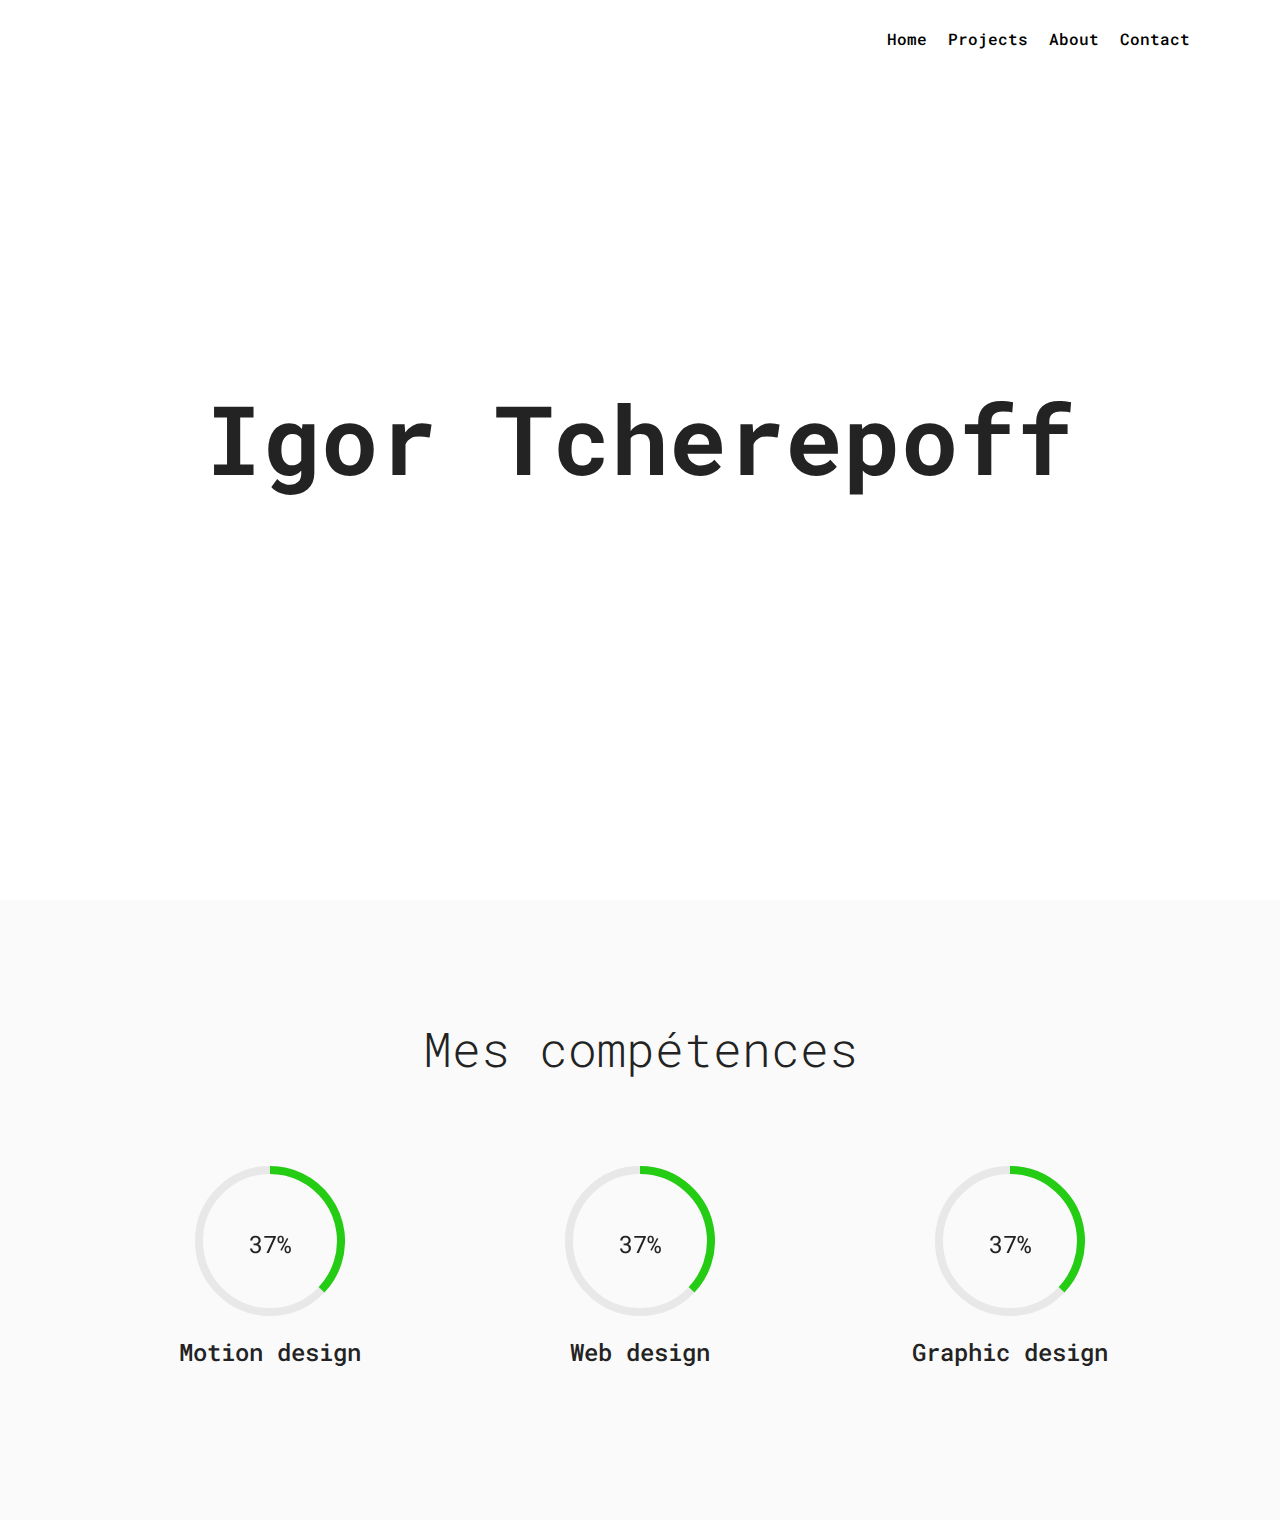
<file: index.html>
<!DOCTYPE html>
<html >
<head>
  <!-- Site made with Mobirise Website Builder v4.8.6, https://mobirise.com -->
  <meta charset="UTF-8">
  <meta http-equiv="X-UA-Compatible" content="IE=edge">
  <meta name="generator" content="Mobirise v4.8.6, mobirise.com">
  <meta name="viewport" content="width=device-width, initial-scale=1, minimum-scale=1">
  <link rel="shortcut icon" href="assets/images/logo2.png" type="image/x-icon">
  <meta name="description" content="">
  <title>Home</title>
  <link rel="stylesheet" href="assets/web/assets/mobirise-icons/mobirise-icons.css">
  <link rel="stylesheet" href="assets/tether/tether.min.css">
  <link rel="stylesheet" href="assets/bootstrap/css/bootstrap.min.css">
  <link rel="stylesheet" href="assets/bootstrap/css/bootstrap-grid.min.css">
  <link rel="stylesheet" href="assets/bootstrap/css/bootstrap-reboot.min.css">
  <link rel="stylesheet" href="assets/dropdown/css/style.css">
  <link rel="stylesheet" href="assets/as-pie-progress/css/progress.min.css">
  <link rel="stylesheet" href="assets/theme/css/style.css">
  <link rel="stylesheet" href="assets/mobirise/css/mbr-additional.css" type="text/css">
  
  
  
</head>
<body>
  <section class="menu cid-r8wtJReCrq" once="menu" id="menu2-9">

    

    <nav class="navbar navbar-expand beta-menu navbar-dropdown align-items-center navbar-fixed-top navbar-toggleable-sm">
        <button class="navbar-toggler navbar-toggler-right" type="button" data-toggle="collapse" data-target="#navbarSupportedContent" aria-controls="navbarSupportedContent" aria-expanded="false" aria-label="Toggle navigation">
            <div class="hamburger">
                <span></span>
                <span></span>
                <span></span>
                <span></span>
            </div>
        </button>
        <div class="menu-logo">
            <div class="navbar-brand">
                
                
            </div>
        </div>
        <div class="collapse navbar-collapse" id="navbarSupportedContent">
            <ul class="navbar-nav nav-dropdown nav-right navbar-nav-top-padding" data-app-modern-menu="true"><li class="nav-item"><a class="nav-link link text-black display-4" href="index.html">
                        Home</a></li><li class="nav-item"><a class="nav-link link text-black display-4" href="page1.html">
                        Projects</a></li><li class="nav-item"><a class="nav-link link text-black display-4" href="page2.html">
                        About</a></li>
                <li class="nav-item">
                    <a class="nav-link link text-black display-4" href="page3.html">Contact</a>
                </li></ul>
            
        </div>
    </nav>
</section>

<section class="engine"><a href="https://mobirise.info/x">css templates</a></section><section class="cid-qTkA127IK8 mbr-fullscreen" id="header2-1">

    

    

    <div class="container align-center">
        <div class="row justify-content-md-center">
            <div class="mbr-white col-md-10">
                <h1 class="mbr-section-title mbr-bold pb-3 mbr-fonts-style display-1">
                    Igor Tcherepoff</h1>
                
                
                
            </div>
        </div>
    </div>
    
</section>

<section class="progress-bars3 cid-r8w6LByllW" id="progress-bars3-3">
 
     

    
    
    <div class="container">
        <h2 class="mbr-section-title pb-3 align-center mbr-fonts-style display-2">
            Mes compétences</h2>

        
    
        <div class="media-container-row pt-5 mt-2">
            <div class="card p-3 align-center">
                <div class="wrap">
                    <div class="pie_progress progress1" role="progressbar" data-goal="60">
                        <p class="pie_progress__number mbr-fonts-style display-5">60%<br></p>
                    </div>
                </div> 
                <div class="mbr-crt-title pt-3">
                    <h4 class="card-title py-2 mbr-fonts-style display-5">Motion design</h4>
                </div>                 
            </div>

            <div class="card p-3 align-center">
                <div class="wrap">
                    <div class="pie_progress progress2" role="progressbar" data-goal="70">
                        <p class="pie_progress__number mbr-fonts-style display-5">70%</p>
                    </div>
                </div> 
                <div class="mbr-crt-title pt-3">
                    <h4 class="card-title py-2 mbr-fonts-style display-5">Web design</h4>
                </div>                 
            </div>

            <div class="card p-3 align-center">
                <div class="wrap">
                    <div class="pie_progress progress3" role="progressbar" data-goal="70">
                        <p class="pie_progress__number mbr-fonts-style display-5">70%</p>
                    </div>
                </div> 
                <div class="mbr-crt-title pt-3">
                    <h4 class="card-title py-2 mbr-fonts-style display-5">Graphic design</h4>
                </div>                 
            </div>

            

            

            
        </div>
</div></section>


  <script src="assets/web/assets/jquery/jquery.min.js"></script>
  <script src="assets/popper/popper.min.js"></script>
  <script src="assets/tether/tether.min.js"></script>
  <script src="assets/bootstrap/js/bootstrap.min.js"></script>
  <script src="assets/smoothscroll/smooth-scroll.js"></script>
  <script src="assets/dropdown/js/script.min.js"></script>
  <script src="assets/touchswipe/jquery.touch-swipe.min.js"></script>
  <script src="assets/as-pie-progress/jquery-as-pie-progress.min.js"></script>
  <script src="assets/theme/js/script.js"></script>
  
  
</body>
</html>
</file>
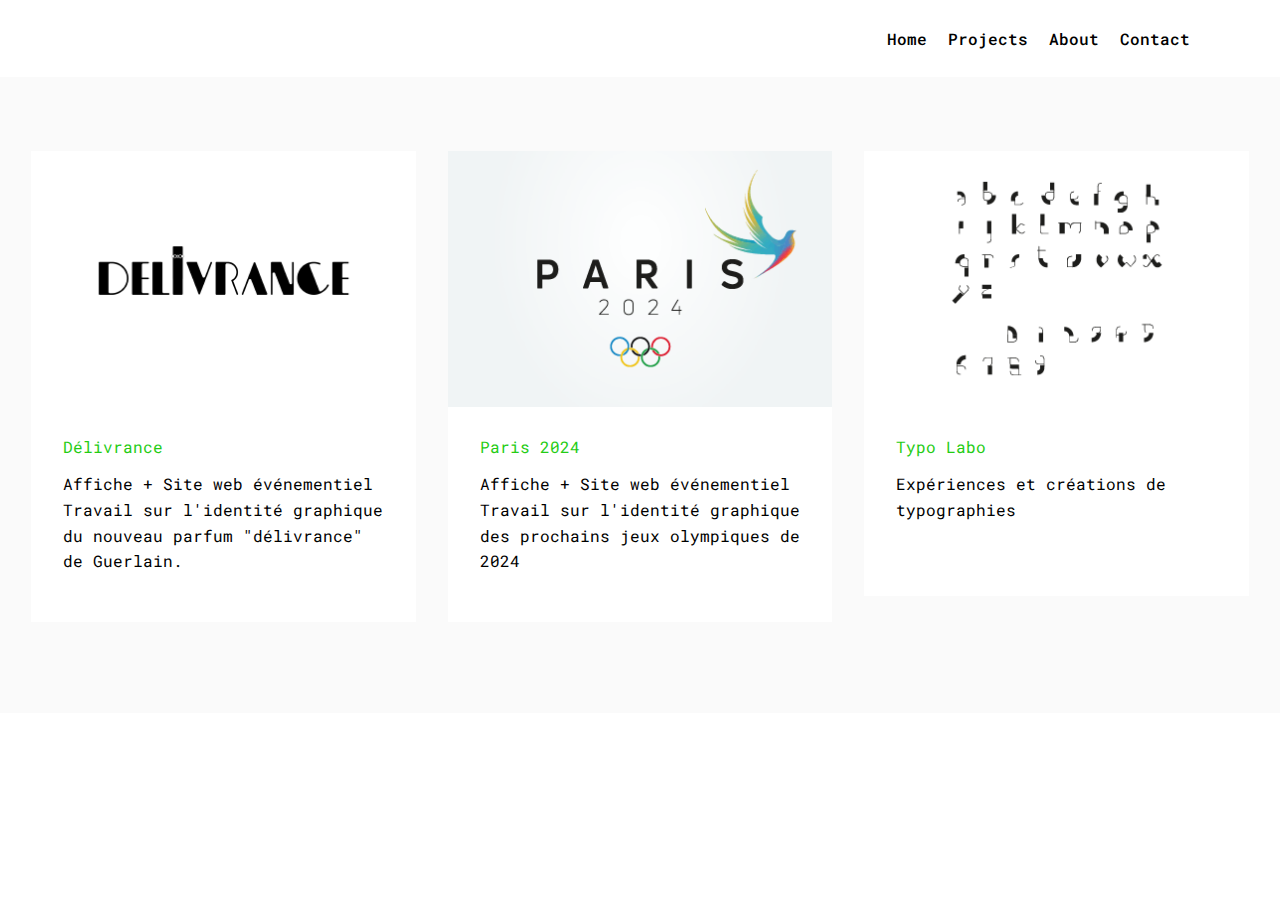
<file: page1.html>
<!DOCTYPE html>
<html >
<head>
  <!-- Site made with Mobirise Website Builder v4.8.6, https://mobirise.com -->
  <meta charset="UTF-8">
  <meta http-equiv="X-UA-Compatible" content="IE=edge">
  <meta name="generator" content="Mobirise v4.8.6, mobirise.com">
  <meta name="viewport" content="width=device-width, initial-scale=1, minimum-scale=1">
  <link rel="shortcut icon" href="assets/images/logo2.png" type="image/x-icon">
  <meta name="description" content="Site Creator Description">
  <title>Project</title>
  <link rel="stylesheet" href="assets/web/assets/mobirise-icons/mobirise-icons.css">
  <link rel="stylesheet" href="assets/tether/tether.min.css">
  <link rel="stylesheet" href="assets/bootstrap/css/bootstrap.min.css">
  <link rel="stylesheet" href="assets/bootstrap/css/bootstrap-grid.min.css">
  <link rel="stylesheet" href="assets/bootstrap/css/bootstrap-reboot.min.css">
  <link rel="stylesheet" href="assets/dropdown/css/style.css">
  <link rel="stylesheet" href="assets/theme/css/style.css">
  <link rel="stylesheet" href="assets/mobirise/css/mbr-additional.css" type="text/css">
  
  
  
</head>
<body>
  <section class="menu cid-rc1H03CwfB" once="menu" id="menu2-t">

    

    <nav class="navbar navbar-expand beta-menu navbar-dropdown align-items-center navbar-fixed-top navbar-toggleable-sm">
        <button class="navbar-toggler navbar-toggler-right" type="button" data-toggle="collapse" data-target="#navbarSupportedContent" aria-controls="navbarSupportedContent" aria-expanded="false" aria-label="Toggle navigation">
            <div class="hamburger">
                <span></span>
                <span></span>
                <span></span>
                <span></span>
            </div>
        </button>
        <div class="menu-logo">
            <div class="navbar-brand">
                
                
            </div>
        </div>
        <div class="collapse navbar-collapse" id="navbarSupportedContent">
            <ul class="navbar-nav nav-dropdown nav-right navbar-nav-top-padding" data-app-modern-menu="true"><li class="nav-item"><a class="nav-link link text-black display-4" href="index.html">
                        Home</a></li><li class="nav-item"><a class="nav-link link text-black display-4" href="page1.html">
                        Projects</a></li><li class="nav-item"><a class="nav-link link text-black display-4" href="page2.html">
                        About</a></li>
                <li class="nav-item">
                    <a class="nav-link link text-black display-4" href="page3.html">Contact</a>
                </li></ul>
            
        </div>
    </nav>
</section>

<section class="engine"><a href="https://mobirise.info/r">bootstrap templates</a></section><section class="features17 cid-rc0dneQ5cb" id="features17-f">
    
    

    
    <div class="container-fluid">
        <div class="media-container-row">
            <div class="card p-3 col-12 col-md-6 col-lg-4">
                <div class="card-wrapper">
                    <div class="card-img">
                        <img src="assets/images/delivrance-plan-de-travail-1-387x258.png" alt="Mobirise" title="">
                    </div>
                    <div class="card-box">
                        <h4 class="card-title pb-3 mbr-fonts-style display-7"><a href="page5.html">
                            Délivrance</a></h4>
                        <p class="mbr-text mbr-fonts-style display-7"><a href="page5.html" class="text-black">Affiche + Site web événementiel</a><br><a href="page5.html" class="text-black">Travail sur l'identité graphique du nouveau parfum "délivrance" de Guerlain.</a></p>
                    </div>
                </div>
            </div>

            <div class="card p-3 col-12 col-md-6 col-lg-4">
                <div class="card-wrapper">
                    <div class="card-img">
                        <img src="assets/images/paris-plan-de-travail-1-387x258.png" alt="Mobirise" title="">
                    </div>
                    <div class="card-box">
                        <h4 class="card-title pb-3 mbr-fonts-style display-7"><a href="page4.html">
                            Paris 2024</a></h4>
                        <p class="mbr-text mbr-fonts-style display-7"><a href="page4.html" class="text-black">
                            Affiche + Site web événementiel</a><br><a href="page4.html" class="text-black">Travail sur l'identité graphique des prochains jeux olympiques de 2024</a></p>
                    </div>
                </div>
            </div>

            <div class="card p-3 col-12 col-md-6 col-lg-4">
                <div class="card-wrapper">
                    <div class="card-img">
                        <img src="assets/images/typo-plan-de-travail-1-387x258.png" alt="Mobirise" title="">
                    </div>
                    <div class="card-box">
                        <h4 class="card-title pb-3 mbr-fonts-style display-7"><a href="page6.html">
                            Typo Labo</a></h4>
                        <p class="mbr-text mbr-fonts-style display-7"><a href="page6.html" class="text-black">Expériences et créations de typographies</a><br><br></p>
                    </div>
                </div>
            </div>

            
            
            
        </div>
    </div>
</section>


  <script src="assets/web/assets/jquery/jquery.min.js"></script>
  <script src="assets/popper/popper.min.js"></script>
  <script src="assets/tether/tether.min.js"></script>
  <script src="assets/bootstrap/js/bootstrap.min.js"></script>
  <script src="assets/smoothscroll/smooth-scroll.js"></script>
  <script src="assets/dropdown/js/script.min.js"></script>
  <script src="assets/touchswipe/jquery.touch-swipe.min.js"></script>
  <script src="assets/theme/js/script.js"></script>
  
  
</body>
</html>
</file>
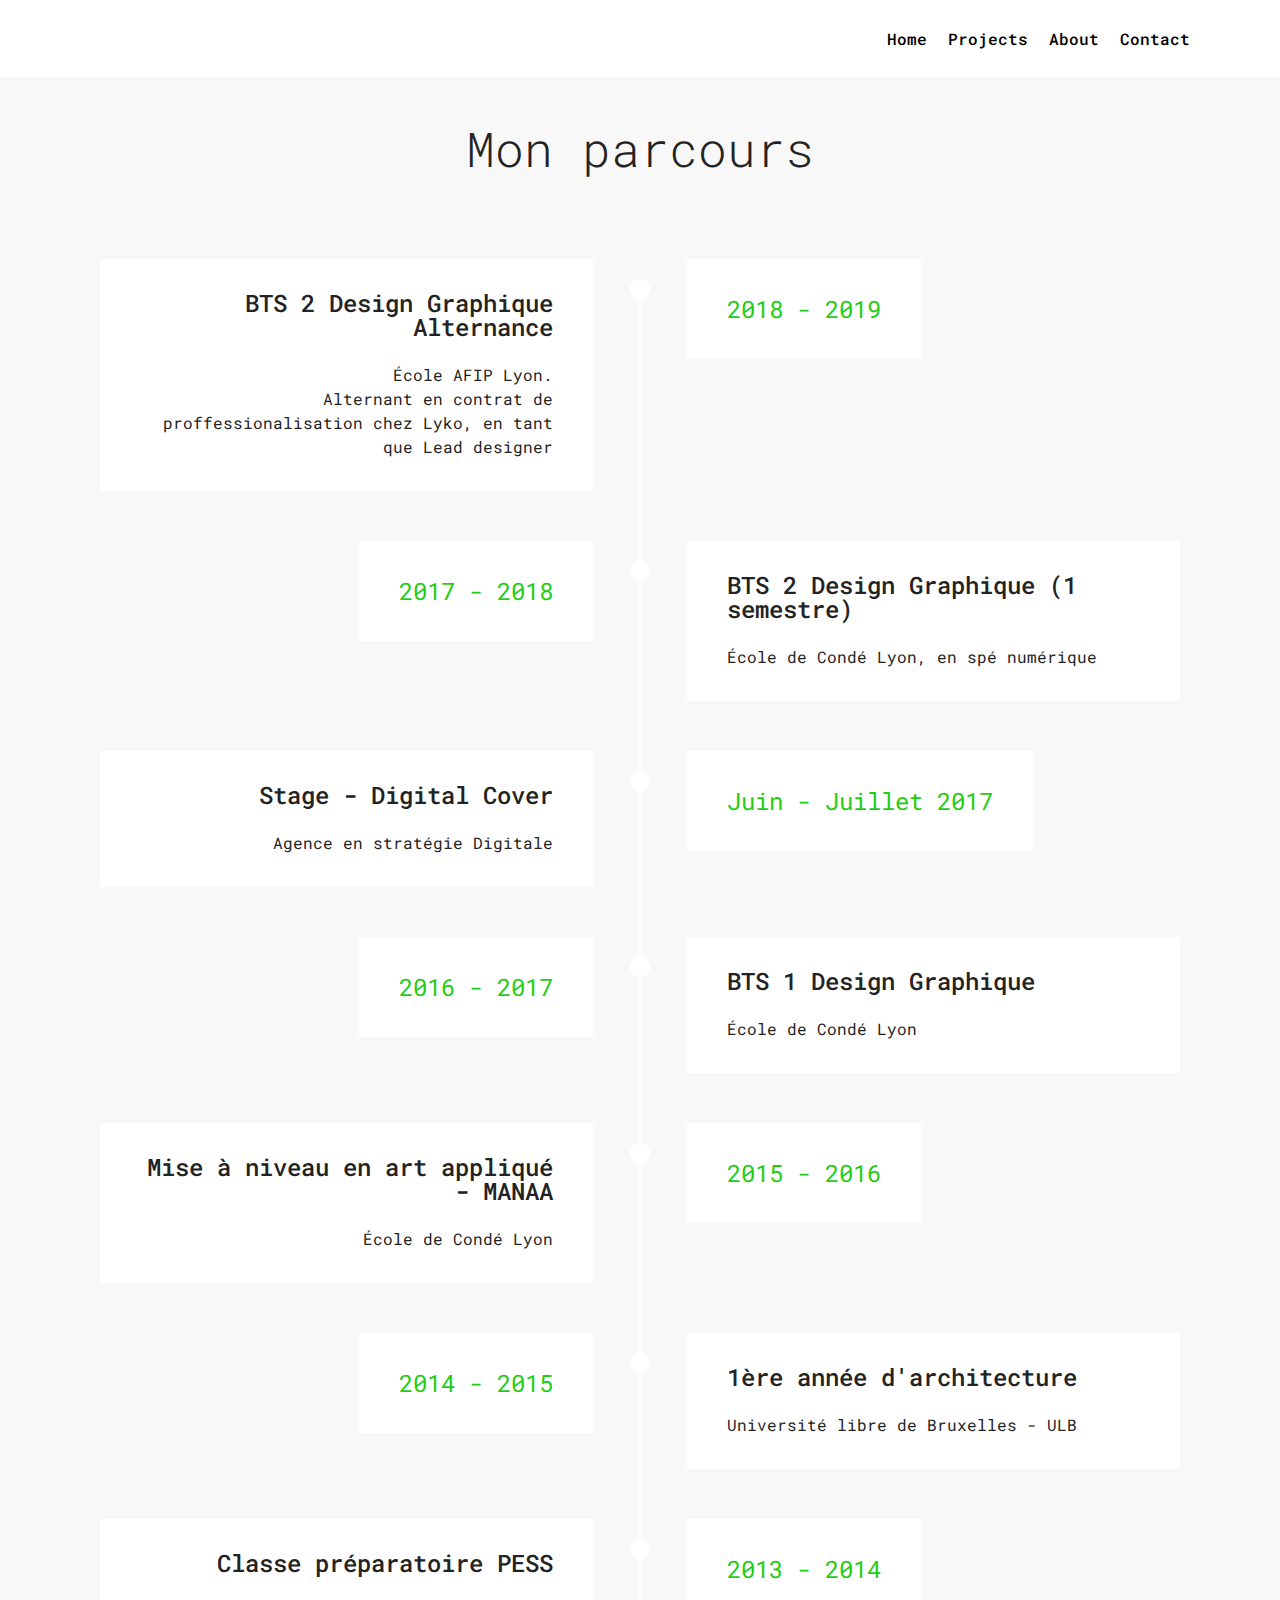
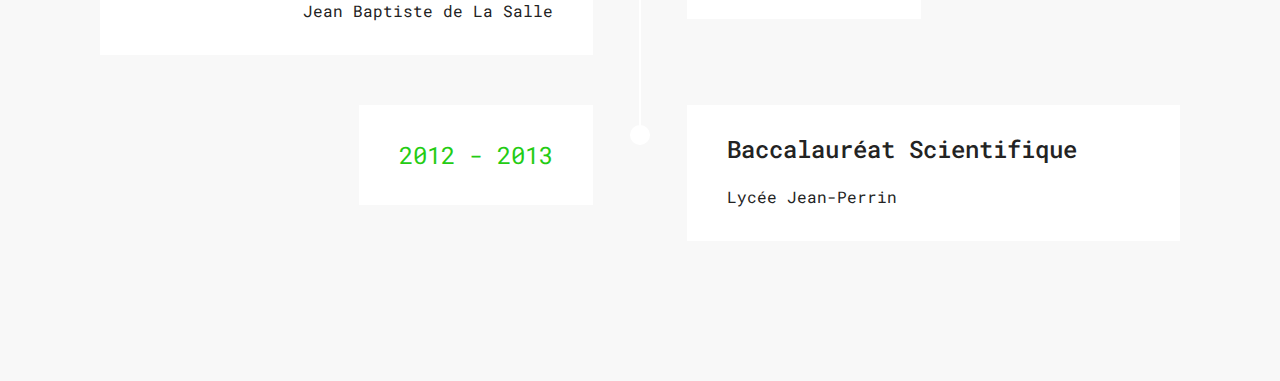
<file: page2.html>
<!DOCTYPE html>
<html >
<head>
  <!-- Site made with Mobirise Website Builder v4.8.6, https://mobirise.com -->
  <meta charset="UTF-8">
  <meta http-equiv="X-UA-Compatible" content="IE=edge">
  <meta name="generator" content="Mobirise v4.8.6, mobirise.com">
  <meta name="viewport" content="width=device-width, initial-scale=1, minimum-scale=1">
  <link rel="shortcut icon" href="assets/images/logo2.png" type="image/x-icon">
  <meta name="description" content="Website Generator Description">
  <title>About</title>
  <link rel="stylesheet" href="assets/web/assets/mobirise-icons/mobirise-icons.css">
  <link rel="stylesheet" href="assets/tether/tether.min.css">
  <link rel="stylesheet" href="assets/bootstrap/css/bootstrap.min.css">
  <link rel="stylesheet" href="assets/bootstrap/css/bootstrap-grid.min.css">
  <link rel="stylesheet" href="assets/bootstrap/css/bootstrap-reboot.min.css">
  <link rel="stylesheet" href="assets/dropdown/css/style.css">
  <link rel="stylesheet" href="assets/theme/css/style.css">
  <link rel="stylesheet" href="assets/mobirise/css/mbr-additional.css" type="text/css">
  
  
  
</head>
<body>
  <section class="menu cid-rc1GRRFQyn" once="menu" id="menu2-r">

    

    <nav class="navbar navbar-expand beta-menu navbar-dropdown align-items-center navbar-fixed-top navbar-toggleable-sm">
        <button class="navbar-toggler navbar-toggler-right" type="button" data-toggle="collapse" data-target="#navbarSupportedContent" aria-controls="navbarSupportedContent" aria-expanded="false" aria-label="Toggle navigation">
            <div class="hamburger">
                <span></span>
                <span></span>
                <span></span>
                <span></span>
            </div>
        </button>
        <div class="menu-logo">
            <div class="navbar-brand">
                
                
            </div>
        </div>
        <div class="collapse navbar-collapse" id="navbarSupportedContent">
            <ul class="navbar-nav nav-dropdown nav-right navbar-nav-top-padding" data-app-modern-menu="true"><li class="nav-item"><a class="nav-link link text-black display-4" href="index.html">
                        Home</a></li><li class="nav-item"><a class="nav-link link text-black display-4" href="page1.html">
                        Projects</a></li><li class="nav-item"><a class="nav-link link text-black display-4" href="page2.html">
                        About</a></li>
                <li class="nav-item">
                    <a class="nav-link link text-black display-4" href="page3.html">Contact</a>
                </li></ul>
            
        </div>
    </nav>
</section>

<section class="engine"><a href="https://mobirise.info/t">amp templates</a></section><section class="timeline1 cid-r8wijy5GqD" id="timeline1-7">

    

    

    <div class="container align-center">
        <h2 class="mbr-section-title pb-3 mbr-fonts-style display-2">
            Mon parcours<br><br></h2>
        

        <div class="container timelines-container" mbri-timelines="">
            <div class="row timeline-element reverse separline">      
                 <div class="timeline-date-panel col-xs-12 col-md-6  align-left">         
                    <div class="time-line-date-content">
                        <p class="mbr-timeline-date mbr-fonts-style display-5">
                            2018 - 2019</p>
                    </div>
                </div>
           <span class="iconBackground"></span>
            <div class="col-xs-12 col-md-6 align-right">
                <div class="timeline-text-content">
                    <h4 class="mbr-timeline-title pb-3 mbr-fonts-style display-5">
                        BTS 2 Design Graphique Alternance</h4>
                    <p class="mbr-timeline-text mbr-fonts-style display-7">
                        École AFIP Lyon.<br>Alternant en contrat de proffessionalisation chez Lyko, en tant que Lead designer</p>
                 </div>
            </div>
            </div>

            <div class="row timeline-element  separline">
                <div class="timeline-date-panel col-xs-12 col-md-6 align-right">
                    <div class="time-line-date-content">
                        <p class="mbr-timeline-date mbr-fonts-style display-5">
                            2017 - 2018</p>
                    </div>
                </div>
                <span class="iconBackground"></span>
                <div class="col-xs-12 col-md-6 align-left ">
                    <div class="timeline-text-content">
                        <h4 class="mbr-timeline-title pb-3 mbr-fonts-style display-5">
                            BTS 2 Design Graphique (1 semestre)&nbsp;</h4>
                        <p class="mbr-timeline-text mbr-fonts-style display-7">
                            École de Condé Lyon, en spé numérique</p>
                    </div>
                </div>
            </div> 


            <div class="row timeline-element reverse separline">
                <div class="timeline-date-panel col-xs-12 col-md-6  align-left">
                    <div class="time-line-date-content">
                        <p class="mbr-timeline-date mbr-fonts-style display-5">
                            Juin - Juillet 2017</p>
                    </div>
                </div>
                <span class="iconBackground"></span>
                <div class="col-xs-12 col-md-6 align-right">
                    <div class="timeline-text-content">
                        <h4 class="mbr-timeline-title pb-3 mbr-fonts-style display-5">
                            Stage - Digital Cover</h4>      
                        <p class="mbr-timeline-text mbr-fonts-style display-7">
                            Agence en stratégie Digitale</p>
                    </div>
                </div>
            </div>

            <div class="row timeline-element  separline">
                <div class="timeline-date-panel col-xs-12 col-md-6 align-right">
                    <div class="time-line-date-content">
                        <p class="mbr-timeline-date mbr-fonts-style display-5">
                            2016 - 2017</p>
                    </div>
                </div>
                <span class="iconBackground"></span>
                <div class="col-xs-12 col-md-6 align-left ">
                    <div class="timeline-text-content">
                        <h4 class="mbr-timeline-title pb-3 mbr-fonts-style display-5">
                            BTS 1 Design Graphique</h4>
                        <p class="mbr-timeline-text mbr-fonts-style display-7">
                            École de Condé Lyon</p>
                    </div>
                </div>
            </div>


            <div class="row timeline-element reverse separline">
                <div class="timeline-date-panel col-xs-12 col-md-6  align-left">
                    <div class="time-line-date-content">
                        <p class="mbr-timeline-date mbr-fonts-style display-5">
                            2015 - 2016</p>
                    </div>
                </div>
                <span class="iconBackground"></span>
                <div class="col-xs-12 col-md-6 align-right">
                    <div class="timeline-text-content">
                        <h4 class="mbr-timeline-title pb-3 mbr-fonts-style display-5">Mise à niveau en art appliqué - MANAA</h4>
                        <p class="mbr-timeline-text mbr-fonts-style display-7">
                            École de Condé Lyon</p>
                    </div>
                </div>
            </div>


            <div class="row timeline-element separline">
                <div class="timeline-date-panel col-xs-12 col-md-6 align-right">
                    <div class="time-line-date-content">
                       <p class="mbr-timeline-date mbr-fonts-style display-5">
                            2014 - 2015</p>
                    </div>
                </div>
                <span class="iconBackground"></span>
                <div class="col-xs-12 col-md-6 align-left ">
                    <div class="timeline-text-content">
                        <h4 class="mbr-timeline-title pb-3 mbr-fonts-style display-5">
                            1ère année d'architecture</h4>
                        <p class="mbr-timeline-text mbr-fonts-style display-7">
                            Université libre de Bruxelles - ULB</p>
                    </div>
                </div>
            </div>

            <div class="row timeline-element reverse separline">
                <div class="timeline-date-panel col-xs-12 col-md-6  align-left">
                    <div class="time-line-date-content">
                        <p class="mbr-timeline-date mbr-fonts-style display-5">
                           2013 - 2014</p>
                    </div>
                </div>
                <span class="iconBackground"></span>
                <div class="col-xs-12 col-md-6 align-right">
                    <div class="timeline-text-content">
                        <h4 class="mbr-timeline-title pb-3 mbr-fonts-style display-5">
                            Classe préparatoire PESS</h4>
                        <p class="mbr-timeline-text mbr-fonts-style display-7">
                            Jean Baptiste de La Salle</p>
                    </div>
                </div>
            </div>

            <div class="row timeline-element">
                <div class="timeline-date-panel col-xs-12 col-md-6 align-right">
                    <div class="time-line-date-content">
                        <p class="mbr-timeline-date mbr-fonts-style display-5">
                           2012 - 2013</p>
                    </div>
                </div>
                <span class="iconBackground"></span>
                <div class="col-xs-12 col-md-6 align-left ">
                    <div class="timeline-text-content">
                        <h4 class="mbr-timeline-title pb-3 mbr-fonts-style display-5">Baccalauréat Scientifique</h4>
                        <p class="mbr-timeline-text mbr-fonts-style display-7">Lycée Jean-Perrin</p>
                    </div>
                </div>
            </div>

            

            

            

            
        </div>
    </div>
</section>


  <script src="assets/web/assets/jquery/jquery.min.js"></script>
  <script src="assets/popper/popper.min.js"></script>
  <script src="assets/tether/tether.min.js"></script>
  <script src="assets/bootstrap/js/bootstrap.min.js"></script>
  <script src="assets/smoothscroll/smooth-scroll.js"></script>
  <script src="assets/dropdown/js/script.min.js"></script>
  <script src="assets/touchswipe/jquery.touch-swipe.min.js"></script>
  <script src="assets/theme/js/script.js"></script>
  
  
</body>
</html>
</file>
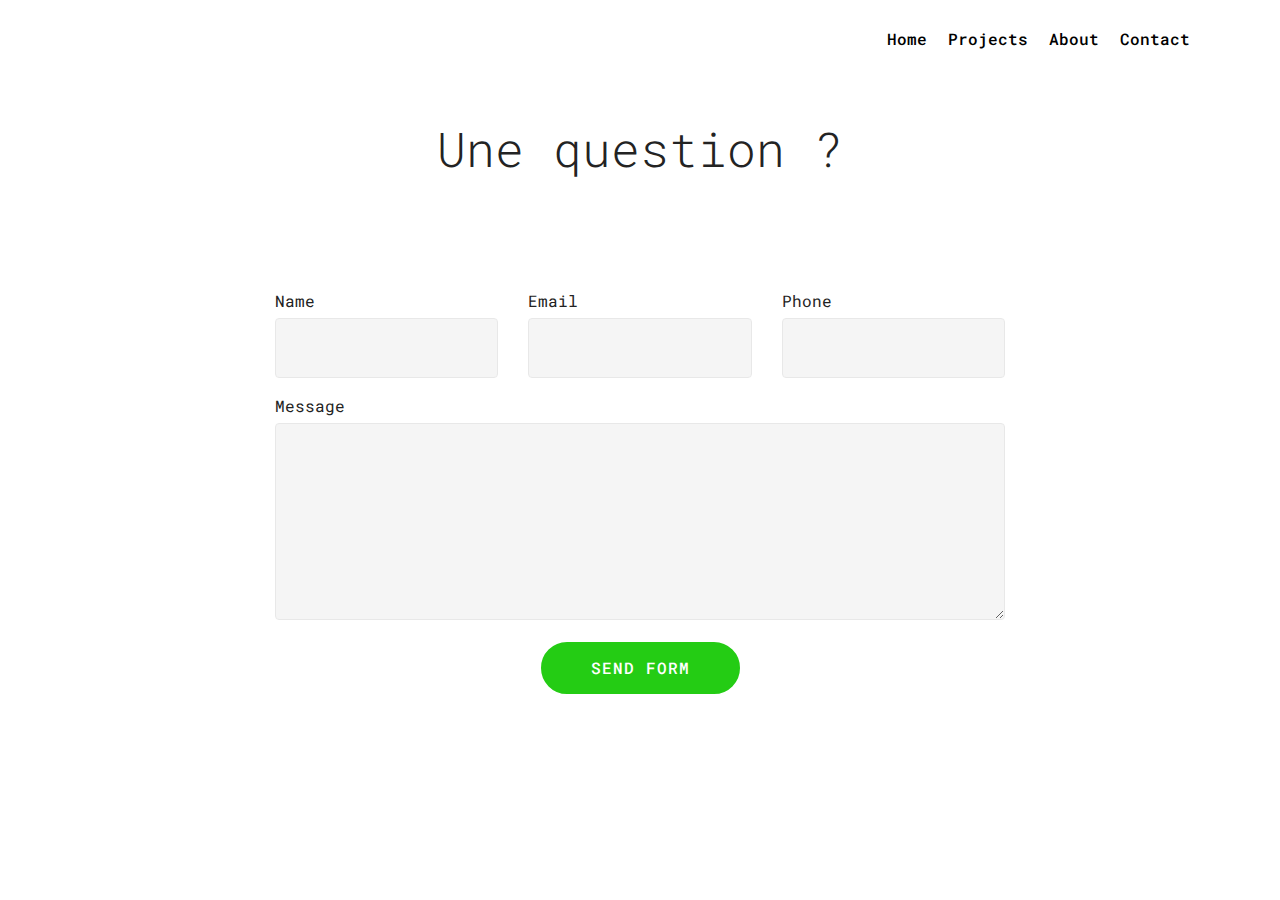
<file: page3.html>
<!DOCTYPE html>
<html >
<head>
  <!-- Site made with Mobirise Website Builder v4.8.6, https://mobirise.com -->
  <meta charset="UTF-8">
  <meta http-equiv="X-UA-Compatible" content="IE=edge">
  <meta name="generator" content="Mobirise v4.8.6, mobirise.com">
  <meta name="viewport" content="width=device-width, initial-scale=1, minimum-scale=1">
  <link rel="shortcut icon" href="assets/images/logo2.png" type="image/x-icon">
  <meta name="description" content="Web Builder Description">
  <title>Contact</title>
  <link rel="stylesheet" href="assets/web/assets/mobirise-icons/mobirise-icons.css">
  <link rel="stylesheet" href="assets/tether/tether.min.css">
  <link rel="stylesheet" href="assets/bootstrap/css/bootstrap.min.css">
  <link rel="stylesheet" href="assets/bootstrap/css/bootstrap-grid.min.css">
  <link rel="stylesheet" href="assets/bootstrap/css/bootstrap-reboot.min.css">
  <link rel="stylesheet" href="assets/dropdown/css/style.css">
  <link rel="stylesheet" href="assets/theme/css/style.css">
  <link rel="stylesheet" href="assets/mobirise/css/mbr-additional.css" type="text/css">
  
  
  
</head>
<body>
  <section class="menu cid-rc1GVN9JsU" once="menu" id="menu2-s">

    

    <nav class="navbar navbar-expand beta-menu navbar-dropdown align-items-center navbar-fixed-top navbar-toggleable-sm">
        <button class="navbar-toggler navbar-toggler-right" type="button" data-toggle="collapse" data-target="#navbarSupportedContent" aria-controls="navbarSupportedContent" aria-expanded="false" aria-label="Toggle navigation">
            <div class="hamburger">
                <span></span>
                <span></span>
                <span></span>
                <span></span>
            </div>
        </button>
        <div class="menu-logo">
            <div class="navbar-brand">
                
                
            </div>
        </div>
        <div class="collapse navbar-collapse" id="navbarSupportedContent">
            <ul class="navbar-nav nav-dropdown nav-right navbar-nav-top-padding" data-app-modern-menu="true"><li class="nav-item"><a class="nav-link link text-black display-4" href="index.html">
                        Home</a></li><li class="nav-item"><a class="nav-link link text-black display-4" href="page1.html">
                        Projects</a></li><li class="nav-item"><a class="nav-link link text-black display-4" href="page2.html">
                        About</a></li>
                <li class="nav-item">
                    <a class="nav-link link text-black display-4" href="page3.html">Contact</a>
                </li></ul>
            
        </div>
    </nav>
</section>

<section class="engine"><a href="https://mobirise.info/s">free bootstrap theme</a></section><section class="mbr-section form1 cid-rc0j4TpVpz" id="form1-g">

    

    
    <div class="container">
        <div class="row justify-content-center">
            <div class="title col-12 col-lg-8">
                <h2 class="mbr-section-title align-center pb-3 mbr-fonts-style display-2">
                    Une question ?</h2>
                <h3 class="mbr-section-subtitle align-center mbr-light pb-3 mbr-fonts-style display-5">&nbsp;</h3>
            </div>
        </div>
    </div>
    <div class="container">
        <div class="row justify-content-center">
            <div class="media-container-column col-lg-8" data-form-type="formoid">
                    <div data-form-alert="" hidden="">Thanks for filling out the form!</div>
            
                    <form class="mbr-form" action="https://mobirise.com/" method="post" data-form-title="Mobirise Form"><input type="hidden" name="email" data-form-email="true" value="6nkF8Zor7QdkIgMuWdXBeBfiTr3EzQCSgE+9qhjchdyIQVjhcwmH3MDVF9PR67wSII/5al5RHgrHupBqW950dNmv3mo+ztO/MJmFqNHbfy+d1AuDDa1s/TOlvnnmDuT5">
                        <div class="row row-sm-offset">
                            <div class="col-md-4 multi-horizontal" data-for="name">
                                <div class="form-group">
                                    <label class="form-control-label mbr-fonts-style display-7" for="name-form1-g">Name</label>
                                    <input type="text" class="form-control" name="name" data-form-field="Name" required="" id="name-form1-g">
                                </div>
                            </div>
                            <div class="col-md-4 multi-horizontal" data-for="email">
                                <div class="form-group">
                                    <label class="form-control-label mbr-fonts-style display-7" for="email-form1-g">Email</label>
                                    <input type="email" class="form-control" name="email" data-form-field="Email" required="" id="email-form1-g">
                                </div>
                            </div>
                            <div class="col-md-4 multi-horizontal" data-for="phone">
                                <div class="form-group">
                                    <label class="form-control-label mbr-fonts-style display-7" for="phone-form1-g">Phone</label>
                                    <input type="tel" class="form-control" name="phone" data-form-field="Phone" id="phone-form1-g">
                                </div>
                            </div>
                        </div>
                        <div class="form-group" data-for="message">
                            <label class="form-control-label mbr-fonts-style display-7" for="message-form1-g">Message</label>
                            <textarea type="text" class="form-control" name="message" rows="7" data-form-field="Message" id="message-form1-g"></textarea>
                        </div>
            
                        <span class="input-group-btn"><button href="" type="submit" class="btn btn-primary btn-form display-4">SEND FORM</button></span>
                    </form>
            </div>
        </div>
    </div>
</section>


  <script src="assets/web/assets/jquery/jquery.min.js"></script>
  <script src="assets/popper/popper.min.js"></script>
  <script src="assets/tether/tether.min.js"></script>
  <script src="assets/bootstrap/js/bootstrap.min.js"></script>
  <script src="assets/smoothscroll/smooth-scroll.js"></script>
  <script src="assets/dropdown/js/script.min.js"></script>
  <script src="assets/touchswipe/jquery.touch-swipe.min.js"></script>
  <script src="assets/theme/js/script.js"></script>
  <script src="assets/formoid/formoid.min.js"></script>
  
  
</body>
</html>
</file>
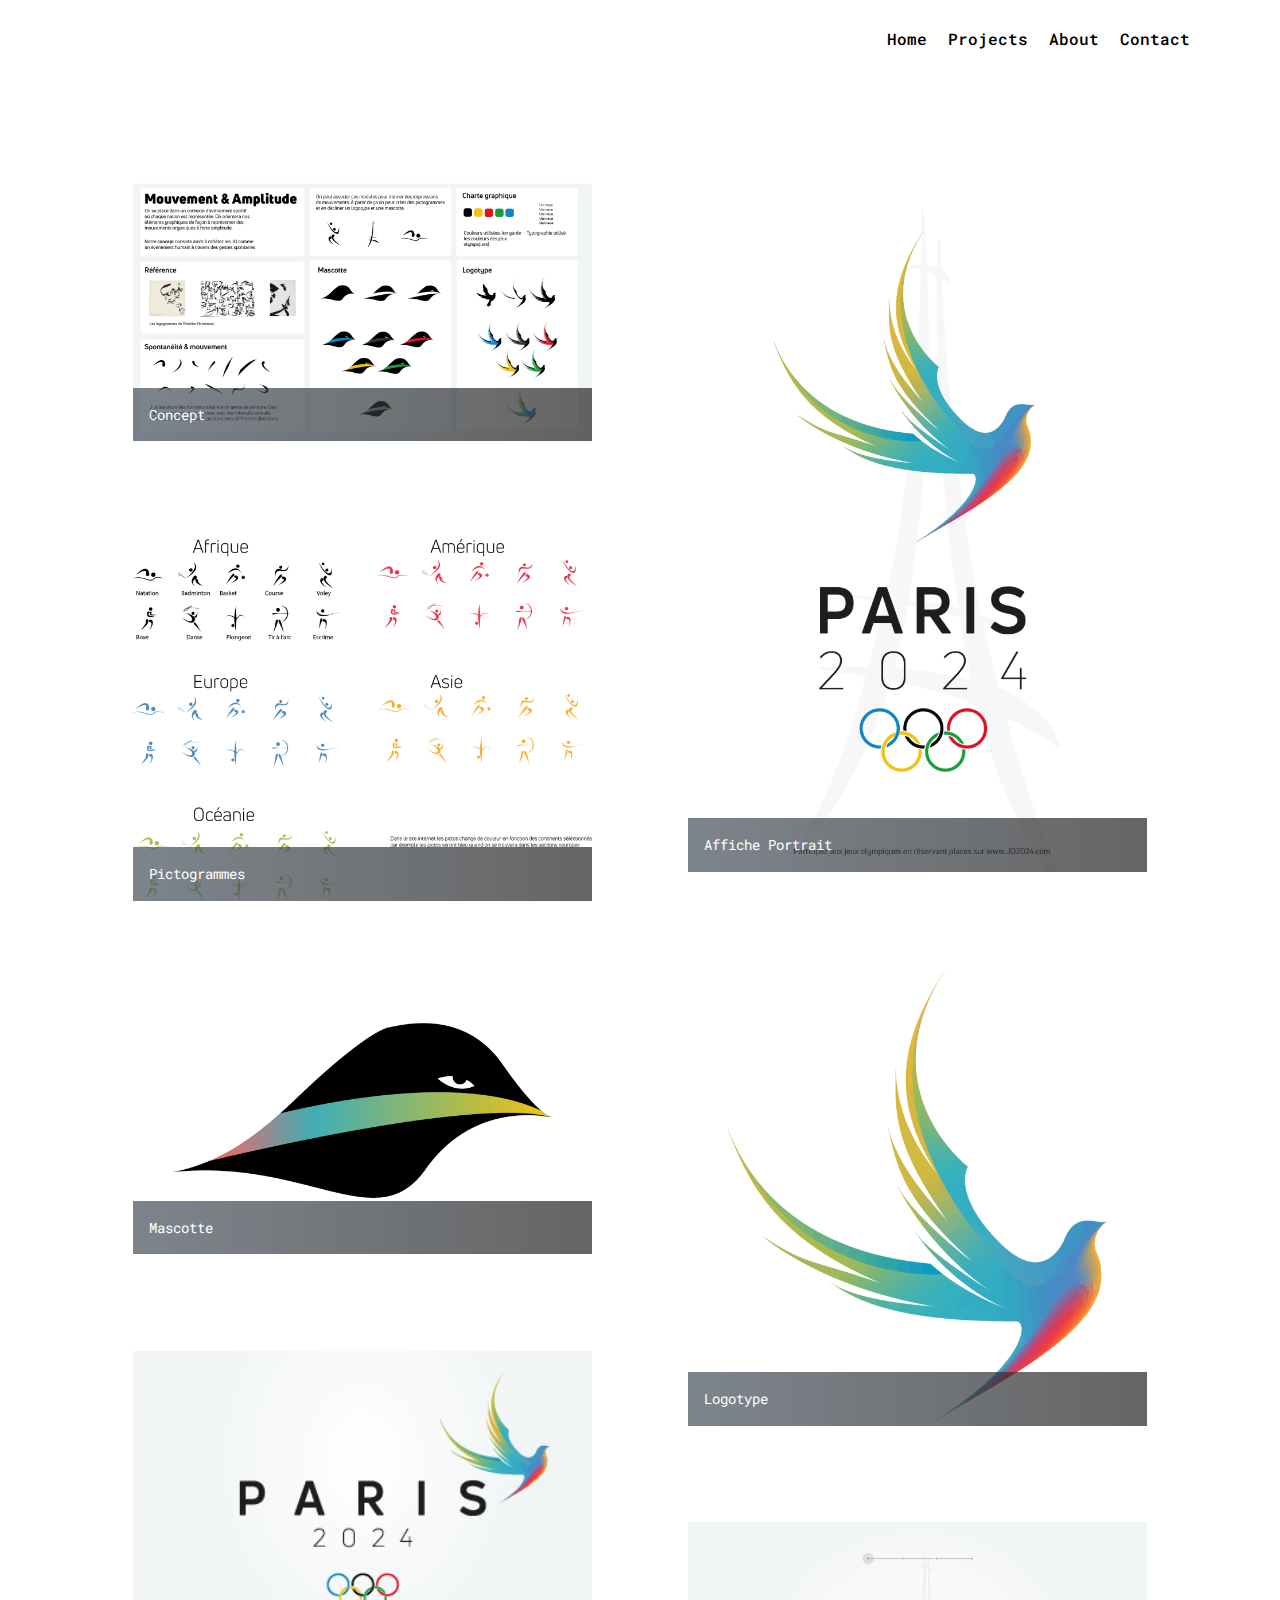
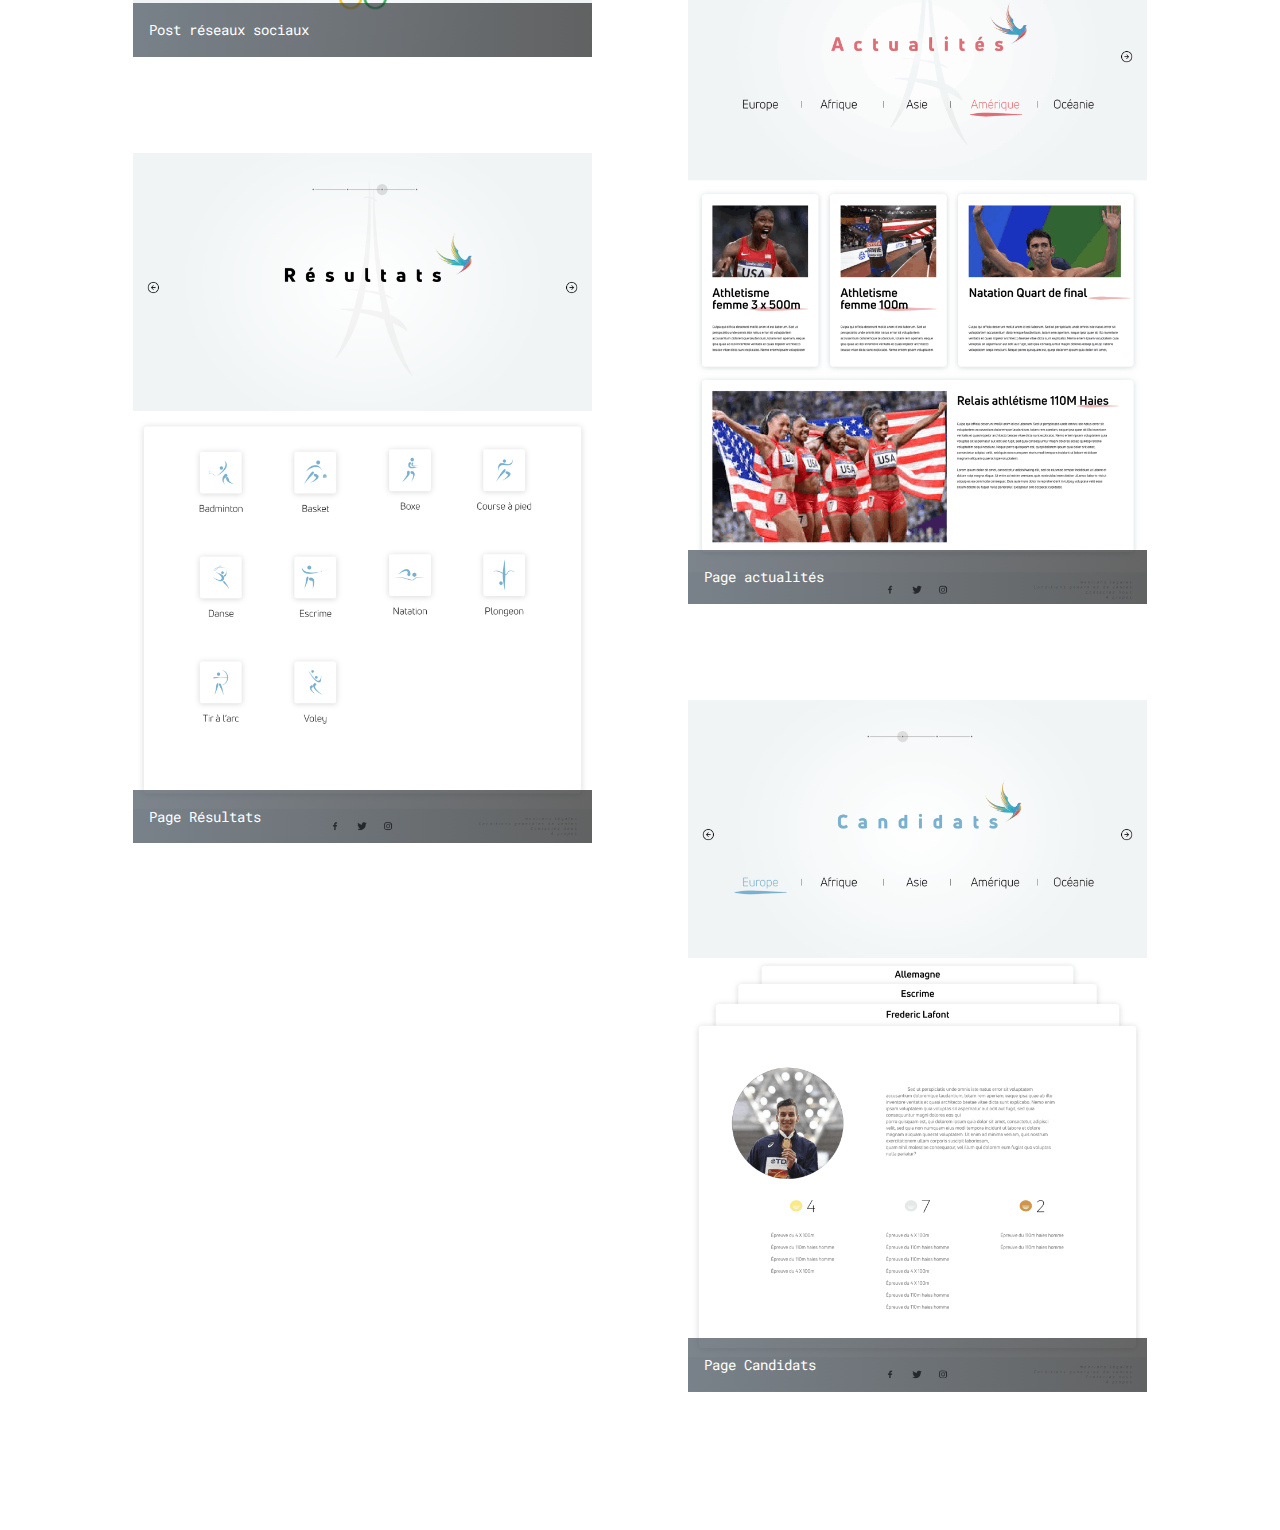
<file: page4.html>
<!DOCTYPE html>
<html >
<head>
  <!-- Site made with Mobirise Website Builder v4.8.6, https://mobirise.com -->
  <meta charset="UTF-8">
  <meta http-equiv="X-UA-Compatible" content="IE=edge">
  <meta name="generator" content="Mobirise v4.8.6, mobirise.com">
  <meta name="viewport" content="width=device-width, initial-scale=1, minimum-scale=1">
  <link rel="shortcut icon" href="assets/images/logo2.png" type="image/x-icon">
  <meta name="description" content="Website Builder Description">
  <title>JO</title>
  <link rel="stylesheet" href="assets/web/assets/mobirise-icons/mobirise-icons.css">
  <link rel="stylesheet" href="assets/tether/tether.min.css">
  <link rel="stylesheet" href="assets/bootstrap/css/bootstrap.min.css">
  <link rel="stylesheet" href="assets/bootstrap/css/bootstrap-grid.min.css">
  <link rel="stylesheet" href="assets/bootstrap/css/bootstrap-reboot.min.css">
  <link rel="stylesheet" href="assets/dropdown/css/style.css">
  <link rel="stylesheet" href="assets/theme/css/style.css">
  <link rel="stylesheet" href="assets/gallery/style.css">
  <link rel="stylesheet" href="assets/mobirise/css/mbr-additional.css" type="text/css">
  
  
  
</head>
<body>
  <section class="menu cid-rc1H8hqIIA" once="menu" id="menu2-v">

    

    <nav class="navbar navbar-expand beta-menu navbar-dropdown align-items-center navbar-fixed-top navbar-toggleable-sm">
        <button class="navbar-toggler navbar-toggler-right" type="button" data-toggle="collapse" data-target="#navbarSupportedContent" aria-controls="navbarSupportedContent" aria-expanded="false" aria-label="Toggle navigation">
            <div class="hamburger">
                <span></span>
                <span></span>
                <span></span>
                <span></span>
            </div>
        </button>
        <div class="menu-logo">
            <div class="navbar-brand">
                
                
            </div>
        </div>
        <div class="collapse navbar-collapse" id="navbarSupportedContent">
            <ul class="navbar-nav nav-dropdown nav-right navbar-nav-top-padding" data-app-modern-menu="true"><li class="nav-item"><a class="nav-link link text-black display-4" href="index.html">
                        Home</a></li><li class="nav-item"><a class="nav-link link text-black display-4" href="page1.html">
                        Projects</a></li><li class="nav-item"><a class="nav-link link text-black display-4" href="page2.html">
                        About</a></li>
                <li class="nav-item">
                    <a class="nav-link link text-black display-4" href="page3.html">Contact</a>
                </li></ul>
            
        </div>
    </nav>
</section>

<section class="engine"><a href="https://mobirise.info/c">web builder</a></section><section class="mbr-gallery mbr-slider-carousel cid-rc0usC98BN" id="gallery1-p">

    

    <div class="container">
        <div><!-- Filter --><!-- Gallery --><div class="mbr-gallery-row"><div class="mbr-gallery-layout-default"><div><div><div class="mbr-gallery-item mbr-gallery-item--p6" data-video-url="false" data-tags="Animé"><div href="#lb-gallery1-p" data-slide-to="0" data-toggle="modal"><img src="assets/images/plance-axe-jo-plan-de-travail-1-1920x1080-800x450.png" alt="" title=""><span class="icon-focus"></span><span class="mbr-gallery-title mbr-fonts-style display-7">Concept</span></div></div><div class="mbr-gallery-item mbr-gallery-item--p6" data-video-url="false" data-tags="Animé"><div href="#lb-gallery1-p" data-slide-to="1" data-toggle="modal"><img src="assets/images/affiche-jo-plan-de-travail-1-1134x1701-800x1200.png" alt="" title=""><span class="icon-focus"></span><span class="mbr-gallery-title mbr-fonts-style display-7">Affiche Portrait</span></div></div><div class="mbr-gallery-item mbr-gallery-item--p6" data-video-url="false" data-tags="Animé"><div href="#lb-gallery1-p" data-slide-to="2" data-toggle="modal"><img src="assets/images/picot-1721x1363-800x634.png" alt="" title=""><span class="icon-focus"></span><span class="mbr-gallery-title mbr-fonts-style display-7">Pictogrammes</span></div></div><div class="mbr-gallery-item mbr-gallery-item--p6" data-video-url="false" data-tags="Animé"><div href="#lb-gallery1-p" data-slide-to="3" data-toggle="modal"><img src="assets/images/logo-jo-plan-de-travail-1-1000x1000-800x800.png" alt="" title=""><span class="icon-focus"></span><span class="mbr-gallery-title mbr-fonts-style display-7">Logotype</span></div></div><div class="mbr-gallery-item mbr-gallery-item--p6" data-video-url="false" data-tags="Animé"><div href="#lb-gallery1-p" data-slide-to="4" data-toggle="modal"><img src="assets/images/mascotte-plan-de-travail-1-1920x1080-800x450.png" alt="" title=""><span class="icon-focus"></span><span class="mbr-gallery-title mbr-fonts-style display-7">Mascotte</span></div></div><div class="mbr-gallery-item mbr-gallery-item--p6" data-video-url="false" data-tags="Animé"><div href="#lb-gallery1-p" data-slide-to="5" data-toggle="modal"><img src="assets/images/paris-plan-de-travail-1-387x258-387x258.png" alt="" title=""><span class="icon-focus"></span><span class="mbr-gallery-title mbr-fonts-style display-7">Post réseaux sociaux</span></div></div><div class="mbr-gallery-item mbr-gallery-item--p6" data-video-url="false" data-tags="Animé"><div href="#lb-gallery1-p" data-slide-to="6" data-toggle="modal"><img src="assets/images/amerrique-1-1920x2851-800x1188.png" alt="" title=""><span class="icon-focus"></span><span class="mbr-gallery-title mbr-fonts-style display-7">Page actualités</span></div></div><div class="mbr-gallery-item mbr-gallery-item--p6" data-video-url="false" data-tags="Animé"><div href="#lb-gallery1-p" data-slide-to="7" data-toggle="modal"><img src="assets/images/billeterie-1-1920x2888-800x1203.png" alt="" title=""><span class="icon-focus"></span><span class="mbr-gallery-title mbr-fonts-style display-7">Page Résultats</span></div></div><div class="mbr-gallery-item mbr-gallery-item--p6" data-video-url="false" data-tags="Animé"><div href="#lb-gallery1-p" data-slide-to="8" data-toggle="modal"><img src="assets/images/candidats-4-1920x2895-800x1206.png" alt="" title=""><span class="icon-focus"></span><span class="mbr-gallery-title mbr-fonts-style display-7">Page Candidats</span></div></div></div></div><div class="clearfix"></div></div></div><!-- Lightbox --><div data-app-prevent-settings="" class="mbr-slider modal fade carousel slide" tabindex="-1" data-keyboard="true" data-interval="false" id="lb-gallery1-p"><div class="modal-dialog"><div class="modal-content"><div class="modal-body"><div class="carousel-inner"><div class="carousel-item"><img src="assets/images/plance-axe-jo-plan-de-travail-1-1920x1080.png" alt="" title=""></div><div class="carousel-item"><img src="assets/images/affiche-jo-plan-de-travail-1-1134x1701.png" alt="" title=""></div><div class="carousel-item"><img src="assets/images/picot-1721x1363.png" alt="" title=""></div><div class="carousel-item"><img src="assets/images/logo-jo-plan-de-travail-1-1000x1000.png" alt="" title=""></div><div class="carousel-item"><img src="assets/images/mascotte-plan-de-travail-1-1920x1080.png" alt="" title=""></div><div class="carousel-item"><img src="assets/images/paris-plan-de-travail-1-387x258.png" alt="" title=""></div><div class="carousel-item"><img src="assets/images/amerrique-1-1920x2851.png" alt="" title=""></div><div class="carousel-item"><img src="assets/images/billeterie-1-1920x2888.png" alt="" title=""></div><div class="carousel-item active"><img src="assets/images/candidats-4-1920x2895.png" alt="" title=""></div></div><a class="carousel-control carousel-control-prev" role="button" data-slide="prev" href="#lb-gallery1-p"><span class="mbri-left mbr-iconfont" aria-hidden="true"></span><span class="sr-only">Previous</span></a><a class="carousel-control carousel-control-next" role="button" data-slide="next" href="#lb-gallery1-p"><span class="mbri-right mbr-iconfont" aria-hidden="true"></span><span class="sr-only">Next</span></a><a class="close" href="#" role="button" data-dismiss="modal"><span class="sr-only">Close</span></a></div></div></div></div></div>
    </div>

</section>


  <script src="assets/web/assets/jquery/jquery.min.js"></script>
  <script src="assets/popper/popper.min.js"></script>
  <script src="assets/tether/tether.min.js"></script>
  <script src="assets/bootstrap/js/bootstrap.min.js"></script>
  <script src="assets/smoothscroll/smooth-scroll.js"></script>
  <script src="assets/dropdown/js/script.min.js"></script>
  <script src="assets/touchswipe/jquery.touch-swipe.min.js"></script>
  <script src="assets/vimeoplayer/jquery.mb.vimeo_player.js"></script>
  <script src="assets/bootstrapcarouselswipe/bootstrap-carousel-swipe.js"></script>
  <script src="assets/masonry/masonry.pkgd.min.js"></script>
  <script src="assets/imagesloaded/imagesloaded.pkgd.min.js"></script>
  <script src="assets/theme/js/script.js"></script>
  <script src="assets/gallery/player.min.js"></script>
  <script src="assets/gallery/script.js"></script>
  <script src="assets/slidervideo/script.js"></script>
  
  
</body>
</html>
</file>
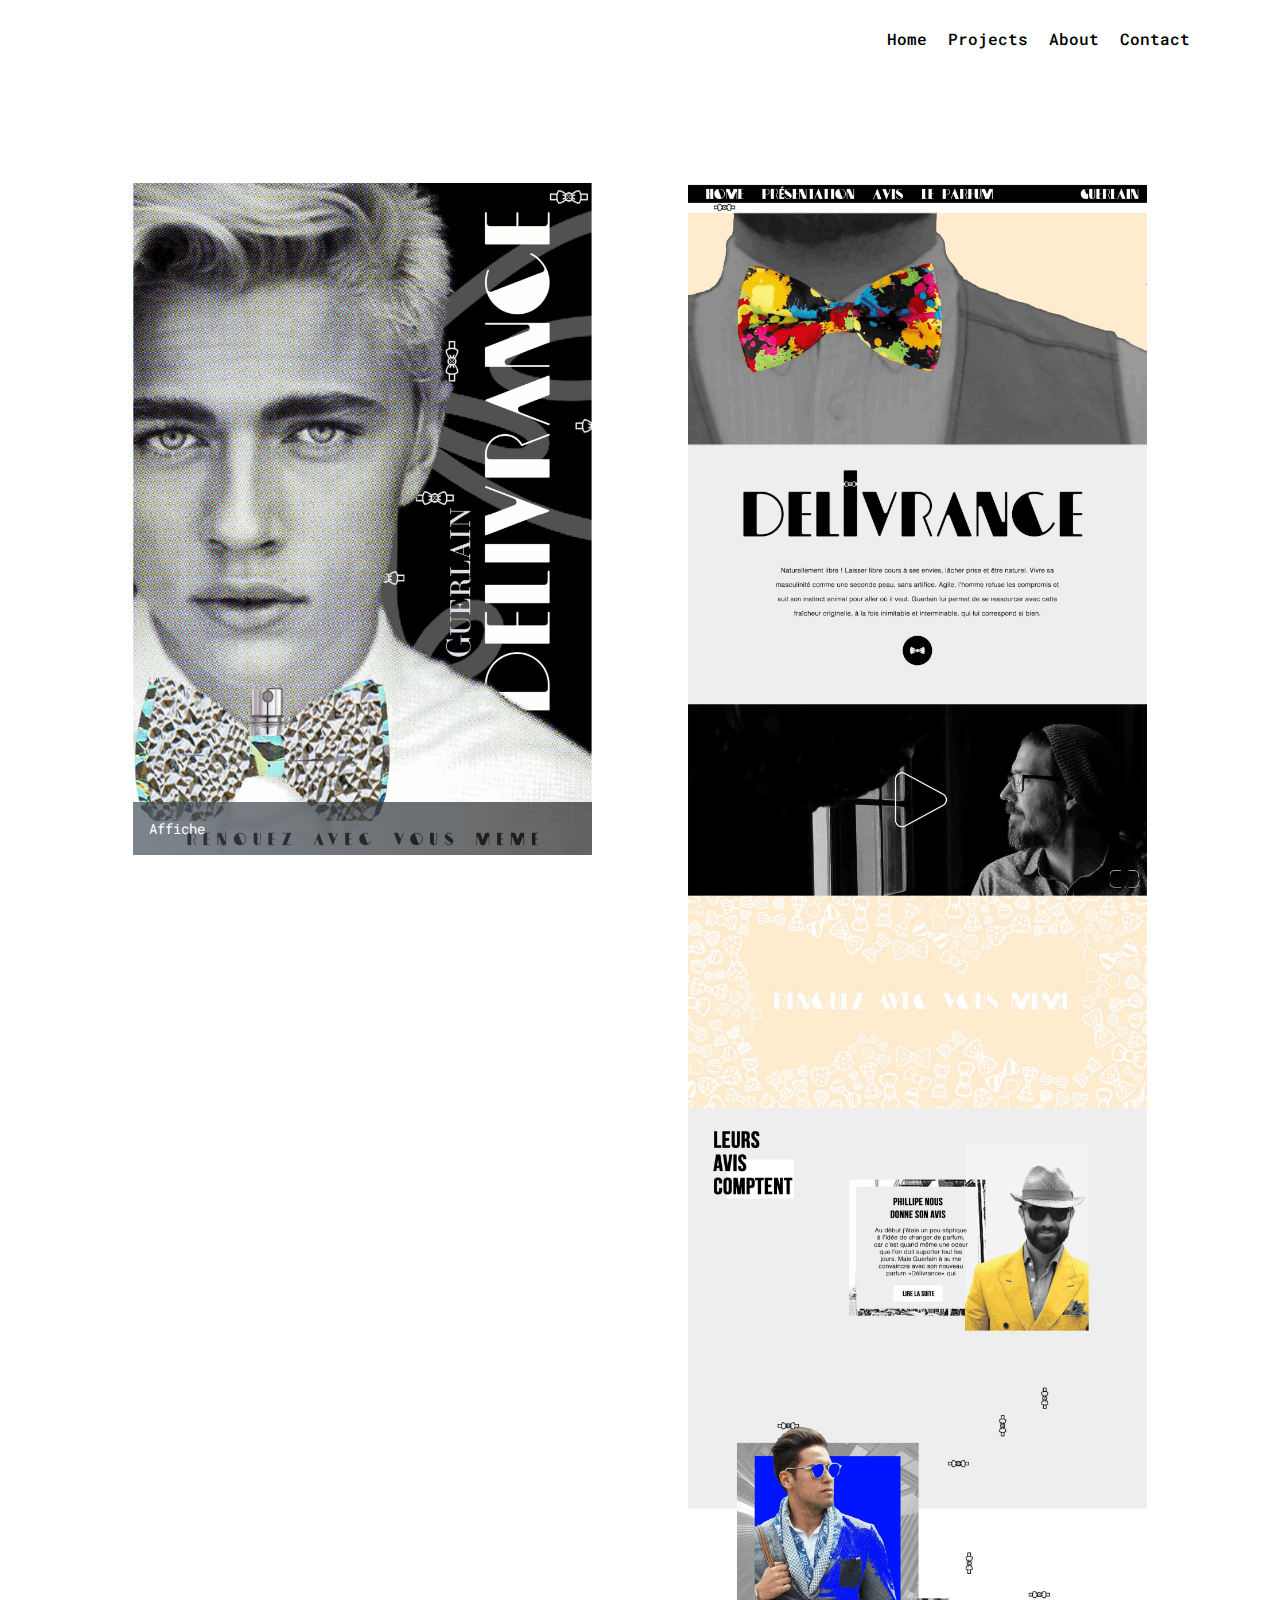
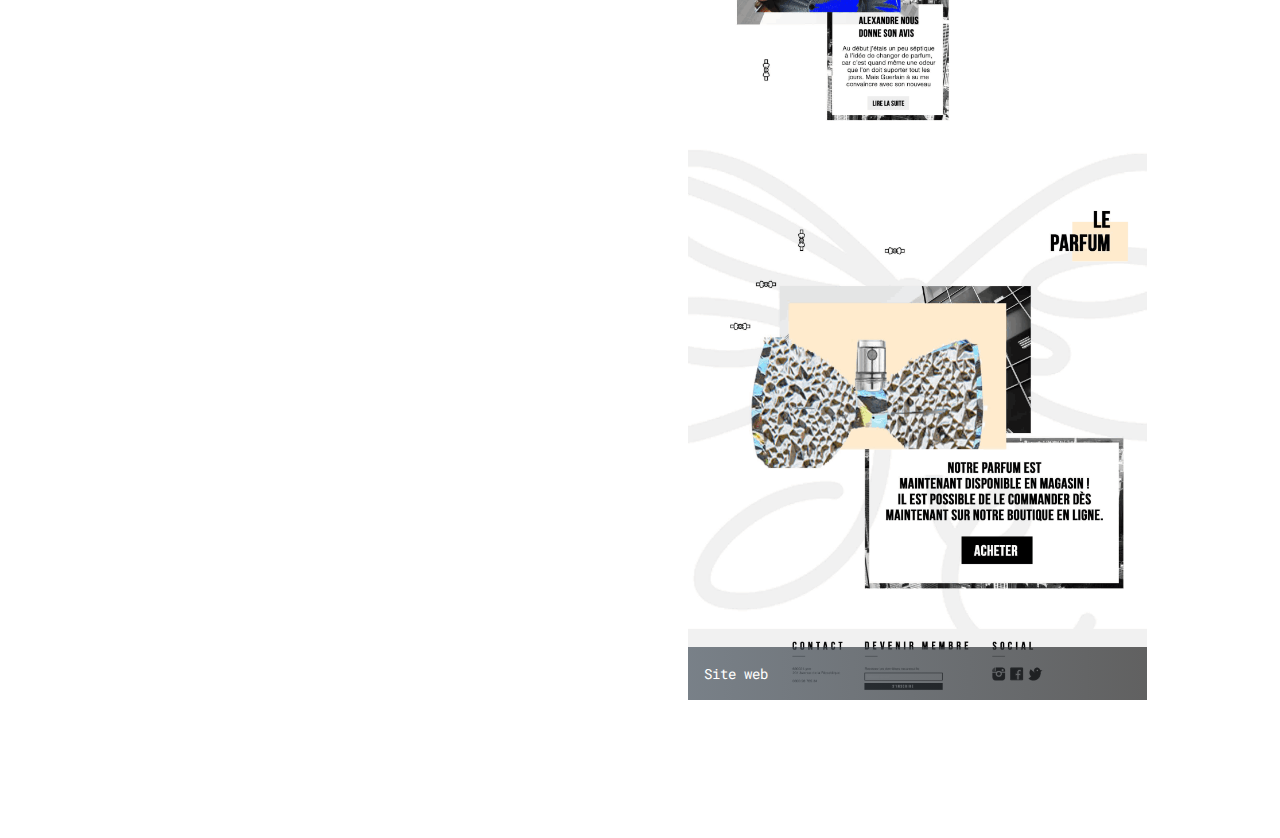
<file: page5.html>
<!DOCTYPE html>
<html >
<head>
  <!-- Site made with Mobirise Website Builder v4.8.6, https://mobirise.com -->
  <meta charset="UTF-8">
  <meta http-equiv="X-UA-Compatible" content="IE=edge">
  <meta name="generator" content="Mobirise v4.8.6, mobirise.com">
  <meta name="viewport" content="width=device-width, initial-scale=1, minimum-scale=1">
  <link rel="shortcut icon" href="assets/images/logo2.png" type="image/x-icon">
  <meta name="description" content="Website Builder Description">
  <title>Delivrance</title>
  <link rel="stylesheet" href="assets/web/assets/mobirise-icons/mobirise-icons.css">
  <link rel="stylesheet" href="assets/tether/tether.min.css">
  <link rel="stylesheet" href="assets/bootstrap/css/bootstrap.min.css">
  <link rel="stylesheet" href="assets/bootstrap/css/bootstrap-grid.min.css">
  <link rel="stylesheet" href="assets/bootstrap/css/bootstrap-reboot.min.css">
  <link rel="stylesheet" href="assets/dropdown/css/style.css">
  <link rel="stylesheet" href="assets/theme/css/style.css">
  <link rel="stylesheet" href="assets/gallery/style.css">
  <link rel="stylesheet" href="assets/mobirise/css/mbr-additional.css" type="text/css">
  
  
  
</head>
<body>
  <section class="menu cid-rc1H3ptHFe" once="menu" id="menu2-u">

    

    <nav class="navbar navbar-expand beta-menu navbar-dropdown align-items-center navbar-fixed-top navbar-toggleable-sm">
        <button class="navbar-toggler navbar-toggler-right" type="button" data-toggle="collapse" data-target="#navbarSupportedContent" aria-controls="navbarSupportedContent" aria-expanded="false" aria-label="Toggle navigation">
            <div class="hamburger">
                <span></span>
                <span></span>
                <span></span>
                <span></span>
            </div>
        </button>
        <div class="menu-logo">
            <div class="navbar-brand">
                
                
            </div>
        </div>
        <div class="collapse navbar-collapse" id="navbarSupportedContent">
            <ul class="navbar-nav nav-dropdown nav-right navbar-nav-top-padding" data-app-modern-menu="true"><li class="nav-item"><a class="nav-link link text-black display-4" href="index.html">
                        Home</a></li><li class="nav-item"><a class="nav-link link text-black display-4" href="page1.html">
                        Projects</a></li><li class="nav-item"><a class="nav-link link text-black display-4" href="page2.html">
                        About</a></li>
                <li class="nav-item">
                    <a class="nav-link link text-black display-4" href="page3.html">Contact</a>
                </li></ul>
            
        </div>
    </nav>
</section>

<section class="engine"><a href="https://mobirise.info/z">best free css templates</a></section><section class="mbr-gallery mbr-slider-carousel cid-rc0kFL1zU9" id="gallery1-m">

    

    <div class="container">
        <div><!-- Filter --><!-- Gallery --><div class="mbr-gallery-row"><div class="mbr-gallery-layout-default"><div><div><div class="mbr-gallery-item mbr-gallery-item--p6" data-video-url="false" data-tags="Adaptatif"><div href="#lb-gallery1-m" data-slide-to="0" data-toggle="modal"><img src="assets/images/affiche-1234x1808-800x1172.png" alt="" title=""><span class="icon-focus"></span><span class="mbr-gallery-title mbr-fonts-style display-7">Affiche</span></div></div><div class="mbr-gallery-item mbr-gallery-item--p6" data-video-url="false" data-tags="Créatif"><div href="#lb-gallery1-m" data-slide-to="1" data-toggle="modal"><img src="assets/images/site-1920x8856-800x3690.png" alt="" title=""><span class="icon-focus"></span><span class="mbr-gallery-title mbr-fonts-style display-7">Site web&nbsp;</span></div></div></div></div><div class="clearfix"></div></div></div><!-- Lightbox --><div data-app-prevent-settings="" class="mbr-slider modal fade carousel slide" tabindex="-1" data-keyboard="true" data-interval="false" id="lb-gallery1-m"><div class="modal-dialog"><div class="modal-content"><div class="modal-body"><div class="carousel-inner"><div class="carousel-item"><img src="assets/images/affiche-1234x1808.png" alt="" title=""></div><div class="carousel-item active"><img src="assets/images/site-1920x8856.png" alt="" title=""></div></div><a class="carousel-control carousel-control-prev" role="button" data-slide="prev" href="#lb-gallery1-m"><span class="mbri-left mbr-iconfont" aria-hidden="true"></span><span class="sr-only">Previous</span></a><a class="carousel-control carousel-control-next" role="button" data-slide="next" href="#lb-gallery1-m"><span class="mbri-right mbr-iconfont" aria-hidden="true"></span><span class="sr-only">Next</span></a><a class="close" href="#" role="button" data-dismiss="modal"><span class="sr-only">Close</span></a></div></div></div></div></div>
    </div>

</section>


  <script src="assets/web/assets/jquery/jquery.min.js"></script>
  <script src="assets/popper/popper.min.js"></script>
  <script src="assets/tether/tether.min.js"></script>
  <script src="assets/bootstrap/js/bootstrap.min.js"></script>
  <script src="assets/smoothscroll/smooth-scroll.js"></script>
  <script src="assets/dropdown/js/script.min.js"></script>
  <script src="assets/touchswipe/jquery.touch-swipe.min.js"></script>
  <script src="assets/vimeoplayer/jquery.mb.vimeo_player.js"></script>
  <script src="assets/bootstrapcarouselswipe/bootstrap-carousel-swipe.js"></script>
  <script src="assets/masonry/masonry.pkgd.min.js"></script>
  <script src="assets/imagesloaded/imagesloaded.pkgd.min.js"></script>
  <script src="assets/theme/js/script.js"></script>
  <script src="assets/gallery/player.min.js"></script>
  <script src="assets/gallery/script.js"></script>
  <script src="assets/slidervideo/script.js"></script>
  
  
</body>
</html>
</file>
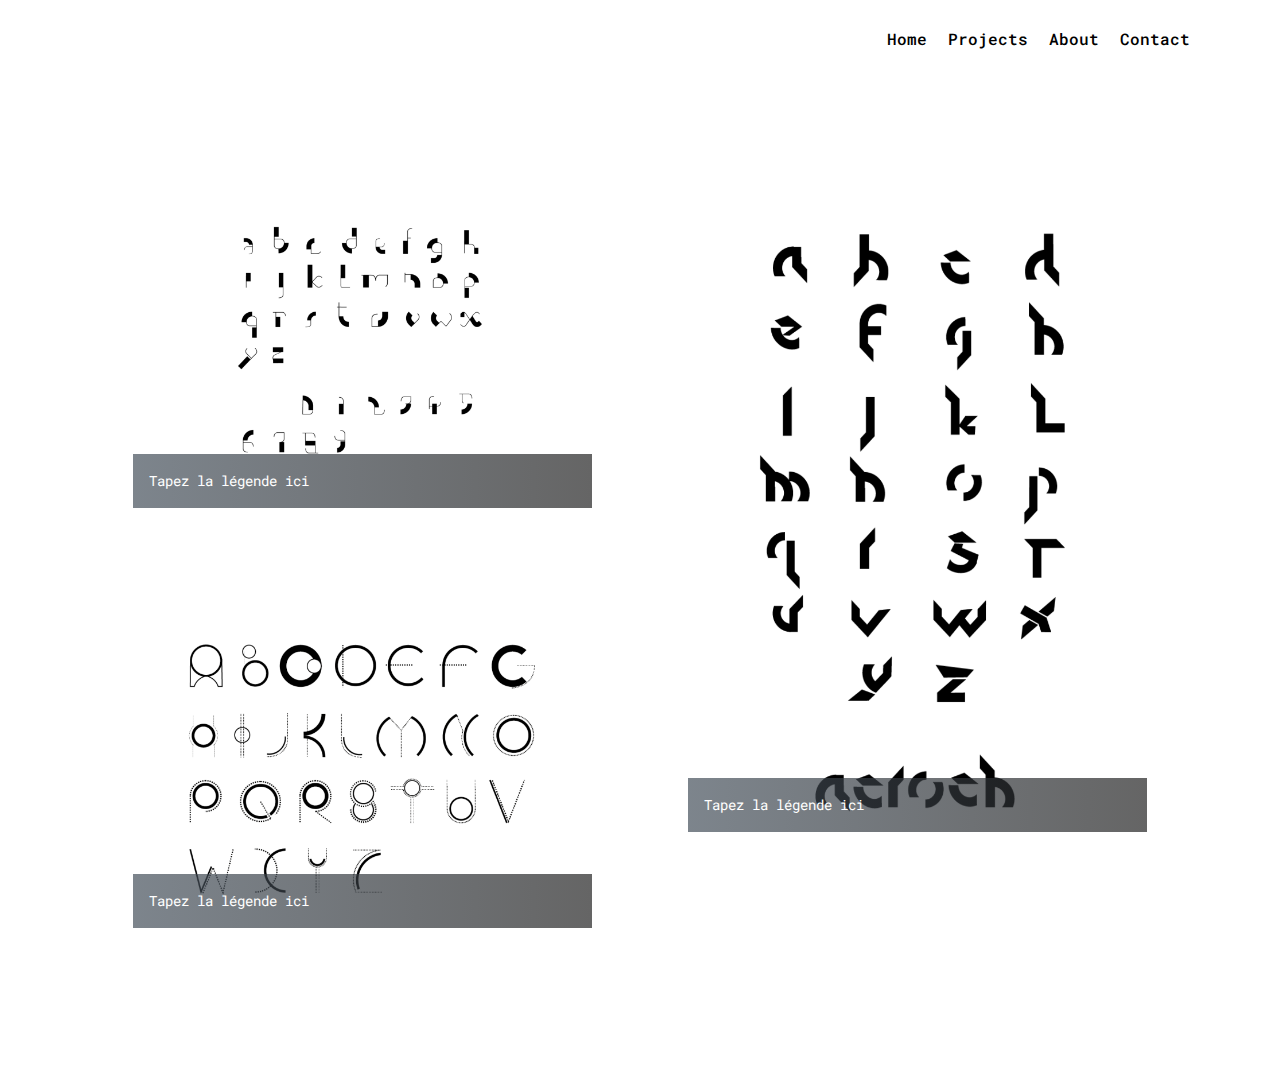
<file: page6.html>
<!DOCTYPE html>
<html >
<head>
  <!-- Site made with Mobirise Website Builder v4.8.6, https://mobirise.com -->
  <meta charset="UTF-8">
  <meta http-equiv="X-UA-Compatible" content="IE=edge">
  <meta name="generator" content="Mobirise v4.8.6, mobirise.com">
  <meta name="viewport" content="width=device-width, initial-scale=1, minimum-scale=1">
  <link rel="shortcut icon" href="assets/images/logo2.png" type="image/x-icon">
  <meta name="description" content="Website Creator Description">
  <title>Typo</title>
  <link rel="stylesheet" href="assets/web/assets/mobirise-icons/mobirise-icons.css">
  <link rel="stylesheet" href="assets/tether/tether.min.css">
  <link rel="stylesheet" href="assets/bootstrap/css/bootstrap.min.css">
  <link rel="stylesheet" href="assets/bootstrap/css/bootstrap-grid.min.css">
  <link rel="stylesheet" href="assets/bootstrap/css/bootstrap-reboot.min.css">
  <link rel="stylesheet" href="assets/dropdown/css/style.css">
  <link rel="stylesheet" href="assets/theme/css/style.css">
  <link rel="stylesheet" href="assets/gallery/style.css">
  <link rel="stylesheet" href="assets/mobirise/css/mbr-additional.css" type="text/css">
  
  
  
</head>
<body>
  <section class="menu cid-rc1HchqVBY" once="menu" id="menu2-w">

    

    <nav class="navbar navbar-expand beta-menu navbar-dropdown align-items-center navbar-fixed-top navbar-toggleable-sm">
        <button class="navbar-toggler navbar-toggler-right" type="button" data-toggle="collapse" data-target="#navbarSupportedContent" aria-controls="navbarSupportedContent" aria-expanded="false" aria-label="Toggle navigation">
            <div class="hamburger">
                <span></span>
                <span></span>
                <span></span>
                <span></span>
            </div>
        </button>
        <div class="menu-logo">
            <div class="navbar-brand">
                
                
            </div>
        </div>
        <div class="collapse navbar-collapse" id="navbarSupportedContent">
            <ul class="navbar-nav nav-dropdown nav-right navbar-nav-top-padding" data-app-modern-menu="true"><li class="nav-item"><a class="nav-link link text-black display-4" href="index.html">
                        Home</a></li><li class="nav-item"><a class="nav-link link text-black display-4" href="page1.html">
                        Projects</a></li><li class="nav-item"><a class="nav-link link text-black display-4" href="page2.html">
                        About</a></li>
                <li class="nav-item">
                    <a class="nav-link link text-black display-4" href="page3.html">Contact</a>
                </li></ul>
            
        </div>
    </nav>
</section>

<section class="engine"><a href="https://mobirise.info/e">how to make a website for free</a></section><section class="mbr-gallery mbr-slider-carousel cid-rc0w80HbGr" id="gallery1-q">

    

    <div class="container">
        <div><!-- Filter --><!-- Gallery --><div class="mbr-gallery-row"><div class="mbr-gallery-layout-default"><div><div><div class="mbr-gallery-item mbr-gallery-item--p6" data-video-url="false" data-tags="Impressionnant"><div href="#lb-gallery1-q" data-slide-to="0" data-toggle="modal"><img src="assets/images/typo-modules-1-2000x1414-800x566.png" alt="" title=""><span class="icon-focus"></span><span class="mbr-gallery-title mbr-fonts-style display-7">Tapez la légende ici</span></div></div><div class="mbr-gallery-item mbr-gallery-item--p6" data-video-url="false" data-tags="Adaptatif"><div href="#lb-gallery1-q" data-slide-to="1" data-toggle="modal"><img src="assets/images/acroch-1-843x1192-800x1131.png" alt="" title=""><span class="icon-focus"></span><span class="mbr-gallery-title mbr-fonts-style display-7">Tapez la légende ici</span></div></div><div class="mbr-gallery-item mbr-gallery-item--p6" data-video-url="false" data-tags="Animé"><div href="#lb-gallery1-q" data-slide-to="2" data-toggle="modal"><img src="assets/images/alphabet-1-1191x842-800x566.png" alt="" title=""><span class="icon-focus"></span><span class="mbr-gallery-title mbr-fonts-style display-7">Tapez la légende ici</span></div></div></div></div><div class="clearfix"></div></div></div><!-- Lightbox --><div data-app-prevent-settings="" class="mbr-slider modal fade carousel slide" tabindex="-1" data-keyboard="true" data-interval="false" id="lb-gallery1-q"><div class="modal-dialog"><div class="modal-content"><div class="modal-body"><div class="carousel-inner"><div class="carousel-item"><img src="assets/images/typo-modules-1-2000x1414.png" alt="" title=""></div><div class="carousel-item"><img src="assets/images/acroch-1-843x1192.png" alt="" title=""></div><div class="carousel-item active"><img src="assets/images/alphabet-1-1191x842.png" alt="" title=""></div></div><a class="carousel-control carousel-control-prev" role="button" data-slide="prev" href="#lb-gallery1-q"><span class="mbri-left mbr-iconfont" aria-hidden="true"></span><span class="sr-only">Previous</span></a><a class="carousel-control carousel-control-next" role="button" data-slide="next" href="#lb-gallery1-q"><span class="mbri-right mbr-iconfont" aria-hidden="true"></span><span class="sr-only">Next</span></a><a class="close" href="#" role="button" data-dismiss="modal"><span class="sr-only">Close</span></a></div></div></div></div></div>
    </div>

</section>


  <script src="assets/web/assets/jquery/jquery.min.js"></script>
  <script src="assets/popper/popper.min.js"></script>
  <script src="assets/tether/tether.min.js"></script>
  <script src="assets/bootstrap/js/bootstrap.min.js"></script>
  <script src="assets/smoothscroll/smooth-scroll.js"></script>
  <script src="assets/dropdown/js/script.min.js"></script>
  <script src="assets/touchswipe/jquery.touch-swipe.min.js"></script>
  <script src="assets/vimeoplayer/jquery.mb.vimeo_player.js"></script>
  <script src="assets/bootstrapcarouselswipe/bootstrap-carousel-swipe.js"></script>
  <script src="assets/masonry/masonry.pkgd.min.js"></script>
  <script src="assets/imagesloaded/imagesloaded.pkgd.min.js"></script>
  <script src="assets/theme/js/script.js"></script>
  <script src="assets/gallery/player.min.js"></script>
  <script src="assets/gallery/script.js"></script>
  <script src="assets/slidervideo/script.js"></script>
  
  
</body>
</html>
</file>
<file: assets/web/assets/mobirise-icons/mobirise-icons.css>
@font-face {
  font-family: 'MobiriseIcons';
  src:  url('mobirise-icons.eot?spat4u');
  src:  url('mobirise-icons.eot?spat4u#iefix') format('embedded-opentype'),
    url('mobirise-icons.ttf?spat4u') format('truetype'),
    url('mobirise-icons.woff?spat4u') format('woff'),
    url('mobirise-icons.svg?spat4u#MobiriseIcons') format('svg');
  font-weight: normal;
  font-style: normal;
}

[class^="mbri-"], [class*=" mbri-"] {
  /* use !important to prevent issues with browser extensions that change fonts */
  font-family: MobiriseIcons !important;
  speak: none;
  font-style: normal;
  font-weight: normal;
  font-variant: normal;
  text-transform: none;
  line-height: 1;

  /* Better Font Rendering =========== */
  -webkit-font-smoothing: antialiased;
  -moz-osx-font-smoothing: grayscale;
}

.mbri-add-submenu:before {
  content: "\e900";
}
.mbri-alert:before {
  content: "\e901";
}
.mbri-align-center:before {
  content: "\e902";
}
.mbri-align-justify:before {
  content: "\e903";
}
.mbri-align-left:before {
  content: "\e904";
}
.mbri-align-right:before {
  content: "\e905";
}
.mbri-android:before {
  content: "\e906";
}
.mbri-apple:before {
  content: "\e907";
}
.mbri-arrow-down:before {
  content: "\e908";
}
.mbri-arrow-next:before {
  content: "\e909";
}
.mbri-arrow-prev:before {
  content: "\e90a";
}
.mbri-arrow-up:before {
  content: "\e90b";
}
.mbri-bold:before {
  content: "\e90c";
}
.mbri-bookmark:before {
  content: "\e90d";
}
.mbri-bootstrap:before {
  content: "\e90e";
}
.mbri-briefcase:before {
  content: "\e90f";
}
.mbri-browse:before {
  content: "\e910";
}
.mbri-bulleted-list:before {
  content: "\e911";
}
.mbri-calendar:before {
  content: "\e912";
}
.mbri-camera:before {
  content: "\e913";
}
.mbri-cart-add:before {
  content: "\e914";
}
.mbri-cart-full:before {
  content: "\e915";
}
.mbri-cash:before {
  content: "\e916";
}
.mbri-change-style:before {
  content: "\e917";
}
.mbri-chat:before {
  content: "\e918";
}
.mbri-clock:before {
  content: "\e919";
}
.mbri-close:before {
  content: "\e91a";
}
.mbri-cloud:before {
  content: "\e91b";
}
.mbri-code:before {
  content: "\e91c";
}
.mbri-contact-form:before {
  content: "\e91d";
}
.mbri-credit-card:before {
  content: "\e91e";
}
.mbri-cursor-click:before {
  content: "\e91f";
}
.mbri-cust-feedback:before {
  content: "\e920";
}
.mbri-database:before {
  content: "\e921";
}
.mbri-delivery:before {
  content: "\e922";
}
.mbri-desktop:before {
  content: "\e923";
}
.mbri-devices:before {
  content: "\e924";
}
.mbri-down:before {
  content: "\e925";
}
.mbri-download:before {
  content: "\e989";
}
.mbri-drag-n-drop:before {
  content: "\e927";
}
.mbri-drag-n-drop2:before {
  content: "\e928";
}
.mbri-edit:before {
  content: "\e929";
}
.mbri-edit2:before {
  content: "\e92a";
}
.mbri-error:before {
  content: "\e92b";
}
.mbri-extension:before {
  content: "\e92c";
}
.mbri-features:before {
  content: "\e92d";
}
.mbri-file:before {
  content: "\e92e";
}
.mbri-flag:before {
  content: "\e92f";
}
.mbri-folder:before {
  content: "\e930";
}
.mbri-gift:before {
  content: "\e931";
}
.mbri-github:before {
  content: "\e932";
}
.mbri-globe:before {
  content: "\e933";
}
.mbri-globe-2:before {
  content: "\e934";
}
.mbri-growing-chart:before {
  content: "\e935";
}
.mbri-hearth:before {
  content: "\e936";
}
.mbri-help:before {
  content: "\e937";
}
.mbri-home:before {
  content: "\e938";
}
.mbri-hot-cup:before {
  content: "\e939";
}
.mbri-idea:before {
  content: "\e93a";
}
.mbri-image-gallery:before {
  content: "\e93b";
}
.mbri-image-slider:before {
  content: "\e93c";
}
.mbri-info:before {
  content: "\e93d";
}
.mbri-italic:before {
  content: "\e93e";
}
.mbri-key:before {
  content: "\e93f";
}
.mbri-laptop:before {
  content: "\e940";
}
.mbri-layers:before {
  content: "\e941";
}
.mbri-left-right:before {
  content: "\e942";
}
.mbri-left:before {
  content: "\e943";
}
.mbri-letter:before {
  content: "\e944";
}
.mbri-like:before {
  content: "\e945";
}
.mbri-link:before {
  content: "\e946";
}
.mbri-lock:before {
  content: "\e947";
}
.mbri-login:before {
  content: "\e948";
}
.mbri-logout:before {
  content: "\e949";
}
.mbri-magic-stick:before {
  content: "\e94a";
}
.mbri-map-pin:before {
  content: "\e94b";
}
.mbri-menu:before {
  content: "\e94c";
}
.mbri-mobile:before {
  content: "\e94d";
}
.mbri-mobile2:before {
  content: "\e94e";
}
.mbri-mobirise:before {
  content: "\e94f";
}
.mbri-more-horizontal:before {
  content: "\e950";
}
.mbri-more-vertical:before {
  content: "\e951";
}
.mbri-music:before {
  content: "\e952";
}
.mbri-new-file:before {
  content: "\e953";
}
.mbri-numbered-list:before {
  content: "\e954";
}
.mbri-opened-folder:before {
  content: "\e955";
}
.mbri-pages:before {
  content: "\e956";
}
.mbri-paper-plane:before {
  content: "\e957";
}
.mbri-paperclip:before {
  content: "\e958";
}
.mbri-photo:before {
  content: "\e959";
}
.mbri-photos:before {
  content: "\e95a";
}
.mbri-pin:before {
  content: "\e95b";
}
.mbri-play:before {
  content: "\e95c";
}
.mbri-plus:before {
  content: "\e95d";
}
.mbri-preview:before {
  content: "\e95e";
}
.mbri-print:before {
  content: "\e95f";
}
.mbri-protect:before {
  content: "\e960";
}
.mbri-question:before {
  content: "\e961";
}
.mbri-quote-left:before {
  content: "\e962";
}
.mbri-quote-right:before {
  content: "\e963";
}
.mbri-refresh:before {
  content: "\e964";
}
.mbri-responsive:before {
  content: "\e965";
}
.mbri-right:before {
  content: "\e966";
}
.mbri-rocket:before {
  content: "\e967";
}
.mbri-sad-face:before {
  content: "\e968";
}
.mbri-sale:before {
  content: "\e969";
}
.mbri-save:before {
  content: "\e96a";
}
.mbri-search:before {
  content: "\e96b";
}
.mbri-setting:before {
  content: "\e96c";
}
.mbri-setting2:before {
  content: "\e96d";
}
.mbri-setting3:before {
  content: "\e96e";
}
.mbri-share:before {
  content: "\e96f";
}
.mbri-shopping-bag:before {
  content: "\e970";
}
.mbri-shopping-basket:before {
  content: "\e971";
}
.mbri-shopping-cart:before {
  content: "\e972";
}
.mbri-sites:before {
  content: "\e973";
}
.mbri-smile-face:before {
  content: "\e974";
}
.mbri-speed:before {
  content: "\e975";
}
.mbri-star:before {
  content: "\e976";
}
.mbri-success:before {
  content: "\e977";
}
.mbri-sun:before {
  content: "\e978";
}
.mbri-sun2:before {
  content: "\e979";
}
.mbri-tablet:before {
  content: "\e97a";
}
.mbri-tablet-vertical:before {
  content: "\e97b";
}
.mbri-target:before {
  content: "\e97c";
}
.mbri-timer:before {
  content: "\e97d";
}
.mbri-to-ftp:before {
  content: "\e97e";
}
.mbri-to-local-drive:before {
  content: "\e97f";
}
.mbri-touch-swipe:before {
  content: "\e980";
}
.mbri-touch:before {
  content: "\e981";
}
.mbri-trash:before {
  content: "\e982";
}
.mbri-underline:before {
  content: "\e983";
}
.mbri-unlink:before {
  content: "\e984";
}
.mbri-unlock:before {
  content: "\e985";
}
.mbri-up-down:before {
  content: "\e986";
}
.mbri-up:before {
  content: "\e987";
}
.mbri-update:before {
  content: "\e988";
}
.mbri-upload:before {
 content: "\e926"; 
}
.mbri-user:before {
  content: "\e98a";
}
.mbri-user2:before {
  content: "\e98b";
}
.mbri-users:before {
  content: "\e98c";
}
.mbri-video:before {
  content: "\e98d";
}
.mbri-video-play:before {
  content: "\e98e";
}
.mbri-watch:before {
  content: "\e98f";
}
.mbri-website-theme:before {
  content: "\e990";
}
.mbri-wifi:before {
  content: "\e991";
}
.mbri-windows:before {
  content: "\e992";
}
.mbri-zoom-out:before {
  content: "\e993";
}
.mbri-redo:before {
  content: "\e994";
}
.mbri-undo:before {
  content: "\e995";
}
</file>
<file: assets/dropdown/css/style.css>
.navbar-dropdown {
  left: 0;
  padding: 0;
  position: absolute;
  right: 0;
  top: 0;
  transition: all 0.45s ease;
  z-index: 1030;
  background: #282828; }
  .navbar-dropdown .navbar-logo {
    margin-right: 0.8rem;
    transition: margin 0.3s ease-in-out;
    vertical-align: middle; }
    .navbar-dropdown .navbar-logo img {
      height: 3.125rem;
      transition: all 0.3s ease-in-out; }
    .navbar-dropdown .navbar-logo.mbr-iconfont {
      font-size: 3.125rem;
      line-height: 3.125rem; }
  .navbar-dropdown .navbar-caption {
    font-weight: 700;
    white-space: normal;
    vertical-align: -4px;
    line-height: 3.125rem !important; }
    .navbar-dropdown .navbar-caption, .navbar-dropdown .navbar-caption:hover {
      color: inherit;
      text-decoration: none; }
  .navbar-dropdown .mbr-iconfont + .navbar-caption {
    vertical-align: -1px; }
  .navbar-dropdown.navbar-fixed-top {
    position: fixed; }
  .navbar-dropdown .navbar-brand span {
    vertical-align: -4px; }
  .navbar-dropdown.bg-color.transparent {
    background: none; }
  .navbar-dropdown.navbar-short .navbar-brand {
    padding: 0.625rem 0; }
    .navbar-dropdown.navbar-short .navbar-brand span {
      vertical-align: -1px; }
  .navbar-dropdown.navbar-short .navbar-caption {
    line-height: 2.375rem !important;
    vertical-align: -2px; }
  .navbar-dropdown.navbar-short .navbar-logo {
    margin-right: 0.5rem; }
    .navbar-dropdown.navbar-short .navbar-logo img {
      height: 2.375rem; }
    .navbar-dropdown.navbar-short .navbar-logo.mbr-iconfont {
      font-size: 2.375rem;
      line-height: 2.375rem; }
  .navbar-dropdown.navbar-short .mbr-table-cell {
    height: 3.625rem; }
  .navbar-dropdown .navbar-close {
    left: 0.6875rem;
    position: fixed;
    top: 0.75rem;
    z-index: 1000; }
  .navbar-dropdown .hamburger-icon {
    content: "";
    display: inline-block;
    vertical-align: middle;
    width: 16px;
    -webkit-box-shadow: 0 -6px 0 1px #282828,0 0 0 1px #282828,0 6px 0 1px #282828;
    -moz-box-shadow: 0 -6px 0 1px #282828,0 0 0 1px #282828,0 6px 0 1px #282828;
    box-shadow: 0 -6px 0 1px #282828,0 0 0 1px #282828,0 6px 0 1px #282828; }

.dropdown-menu .dropdown-toggle[data-toggle="dropdown-submenu"]::after {
  border-bottom: 0.35em solid transparent;
  border-left: 0.35em solid;
  border-right: 0;
  border-top: 0.35em solid transparent;
  margin-left: 0.3rem; }

.dropdown-menu .dropdown-item:focus {
  outline: 0; }

.nav-dropdown {
  font-size: 0.75rem;
  font-weight: 500;
  height: auto !important; }
  .nav-dropdown .nav-btn {
    padding-left: 1rem; }
  .nav-dropdown .link {
    margin: .667em 1.667em;
    font-weight: 500;
    padding: 0;
    transition: color .2s ease-in-out; }
    .nav-dropdown .link.dropdown-toggle {
      margin-right: 2.583em; }
      .nav-dropdown .link.dropdown-toggle::after {
        margin-left: .25rem;
        border-top: 0.35em solid;
        border-right: 0.35em solid transparent;
        border-left: 0.35em solid transparent;
        border-bottom: 0; }
      .nav-dropdown .link.dropdown-toggle[aria-expanded="true"] {
        margin: 0;
        padding: 0.667em 3.263em  0.667em 1.667em; }
  .nav-dropdown .link::after,
  .nav-dropdown .dropdown-item::after {
    color: inherit; }
  .nav-dropdown .btn {
    font-size: 0.75rem;
    font-weight: 700;
    letter-spacing: 0;
    margin-bottom: 0;
    padding-left: 1.25rem;
    padding-right: 1.25rem; }
  .nav-dropdown .dropdown-menu {
    border-radius: 0;
    border: 0;
    left: 0;
    margin: 0;
    padding-bottom: 1.25rem;
    padding-top: 1.25rem;
    position: relative; }
  .nav-dropdown .dropdown-submenu {
    margin-left: 0.125rem;
    top: 0; }
  .nav-dropdown .dropdown-item {
    font-weight: 500;
    line-height: 2;
    padding: 0.3846em 4.615em 0.3846em 1.5385em;
    position: relative;
    transition: color .2s ease-in-out, background-color .2s ease-in-out; }
    .nav-dropdown .dropdown-item::after {
      margin-top: -0.3077em;
      position: absolute;
      right: 1.1538em;
      top: 50%; }
    .nav-dropdown .dropdown-item:focus, .nav-dropdown .dropdown-item:hover {
      background: none; }

@media (max-width: 767px) {
  .nav-dropdown.navbar-toggleable-sm {
    bottom: 0;
    display: none;
    left: 0;
    overflow-x: hidden;
    position: fixed;
    top: 0;
    transform: translateX(-100%);
    -ms-transform: translateX(-100%);
    -webkit-transform: translateX(-100%);
    width: 18.75rem;
    z-index: 999; } }
.nav-dropdown.navbar-toggleable-xl {
  bottom: 0;
  display: none;
  left: 0;
  overflow-x: hidden;
  position: fixed;
  top: 0;
  transform: translateX(-100%);
  -ms-transform: translateX(-100%);
  -webkit-transform: translateX(-100%);
  width: 18.75rem;
  z-index: 999; }

.nav-dropdown-sm {
  display: block !important;
  overflow-x: hidden;
  overflow: auto;
  padding-top: 3.875rem; }
  .nav-dropdown-sm::after {
    content: "";
    display: block;
    height: 3rem;
    width: 100%; }
  .nav-dropdown-sm.collapse.in ~ .navbar-close {
    display: block !important; }
  .nav-dropdown-sm.collapsing, .nav-dropdown-sm.collapse.in {
    transform: translateX(0);
    -ms-transform: translateX(0);
    -webkit-transform: translateX(0);
    transition: all 0.25s ease-out;
    -webkit-transition: all 0.25s ease-out;
    background: #282828; }
  .nav-dropdown-sm.collapsing[aria-expanded="false"] {
    transform: translateX(-100%);
    -ms-transform: translateX(-100%);
    -webkit-transform: translateX(-100%); }
  .nav-dropdown-sm .nav-item {
    display: block;
    margin-left: 0 !important;
    padding-left: 0; }
  .nav-dropdown-sm .link,
  .nav-dropdown-sm .dropdown-item {
    border-top: 1px dotted rgba(255, 255, 255, 0.1);
    font-size: 0.8125rem;
    line-height: 1.6;
    margin: 0 !important;
    padding: 0.875rem 2.4rem 0.875rem 1.5625rem !important;
    position: relative;
    white-space: normal; }
    .nav-dropdown-sm .link:focus, .nav-dropdown-sm .link:hover,
    .nav-dropdown-sm .dropdown-item:focus,
    .nav-dropdown-sm .dropdown-item:hover {
      background: rgba(0, 0, 0, 0.2) !important;
      color: #c0a375; }
  .nav-dropdown-sm .nav-btn {
    position: relative;
    padding: 1.5625rem 1.5625rem 0 1.5625rem; }
    .nav-dropdown-sm .nav-btn::before {
      border-top: 1px dotted rgba(255, 255, 255, 0.1);
      content: "";
      left: 0;
      position: absolute;
      top: 0;
      width: 100%; }
    .nav-dropdown-sm .nav-btn + .nav-btn {
      padding-top: 0.625rem; }
      .nav-dropdown-sm .nav-btn + .nav-btn::before {
        display: none; }
  .nav-dropdown-sm .btn {
    padding: 0.625rem 0; }
  .nav-dropdown-sm .dropdown-toggle[data-toggle="dropdown-submenu"]::after {
    margin-left: .25rem;
    border-top: 0.35em solid;
    border-right: 0.35em solid transparent;
    border-left: 0.35em solid transparent;
    border-bottom: 0; }
  .nav-dropdown-sm .dropdown-toggle[data-toggle="dropdown-submenu"][aria-expanded="true"]::after {
    border-top: 0;
    border-right: 0.35em solid transparent;
    border-left: 0.35em solid transparent;
    border-bottom: 0.35em solid; }
  .nav-dropdown-sm .dropdown-menu {
    margin: 0;
    padding: 0;
    position: relative;
    top: 0;
    left: 0;
    width: 100%;
    border: 0;
    float: none;
    border-radius: 0;
    background: none; }
  .nav-dropdown-sm .dropdown-submenu {
    left: 100%;
    margin-left: 0.125rem;
    margin-top: -1.25rem;
    top: 0; }

.navbar-toggleable-sm .nav-dropdown .dropdown-menu {
  position: absolute; }

.navbar-toggleable-sm .nav-dropdown .dropdown-submenu {
  left: 100%;
  margin-left: 0.125rem;
  margin-top: -1.25rem;
  top: 0; }

.navbar-toggleable-sm.opened .nav-dropdown .dropdown-menu {
  position: relative; }

.navbar-toggleable-sm.opened .nav-dropdown .dropdown-submenu {
  left: 0;
  margin-left: 00rem;
  margin-top: 0rem;
  top: 0; }

.is-builder .nav-dropdown.collapsing {
  transition: none !important; }

/*# sourceMappingURL=style.css.map */
</file>
<file: assets/theme/css/style.css>
/*!
 * Mobirise v4 theme (https://mobirise.com/)
 * Copyright 2017 Mobirise
 */section{background-color:#eeeeee}section,.container,.container-fluid{position:relative;word-wrap:break-word}a.mbr-iconfont:hover{text-decoration:none}.article .lead p,.article .lead ul,.article .lead ol,.article .lead pre,.article .lead blockquote{margin-bottom:0}a{font-style:normal;font-weight:400;cursor:pointer}a,a:hover{text-decoration:none}figure{margin-bottom:0}body{color:#232323}h1,h2,h3,h4,h5,h6,.h1,.h2,.h3,.h4,.h5,.h6,.display-1,.display-2,.display-3,.display-4{line-height:1;word-break:break-word;word-wrap:break-word}b,strong{font-weight:bold}blockquote{padding:10px 0 10px 20px;position:relative;border-left:2px solid;border-color:#ff3366}input:-webkit-autofill,input:-webkit-autofill:hover,input:-webkit-autofill:focus,input:-webkit-autofill:active{transition-delay:9999s;transition-property:background-color, color}textarea[type="hidden"]{display:none}body{position:relative}section{background-position:50% 50%;background-repeat:no-repeat;background-size:cover}section .mbr-background-video,section .mbr-background-video-preview{position:absolute;bottom:0;left:0;right:0;top:0}.hidden{visibility:hidden}.mbr-z-index20{z-index:20}/*! Base colors */.mbr-white{color:#ffffff}.mbr-black{color:#000000}.mbr-bg-white{background-color:#ffffff}.mbr-bg-black{background-color:#000000}/*! Text-aligns */.align-left{text-align:left}.align-center{text-align:center}.align-right{text-align:right}@media (max-width: 767px){.align-left,.align-center,.align-right,.mbr-section-btn,.mbr-section-title{text-align:center}}/*! Font-weight  */.mbr-light{font-weight:300}.mbr-regular{font-weight:400}.mbr-semibold{font-weight:500}.mbr-bold{font-weight:700}/*! Media  */.media-size-item{-webkit-flex:1 1 auto;-moz-flex:1 1 auto;-ms-flex:1 1 auto;-o-flex:1 1 auto;flex:1 1 auto}.media-content{-webkit-flex-basis:100%;flex-basis:100%}.media-container-row{display:-ms-flexbox;display:-webkit-flex;display:flex;-webkit-flex-direction:row;-ms-flex-direction:row;flex-direction:row;-webkit-flex-wrap:wrap;-ms-flex-wrap:wrap;flex-wrap:wrap;-webkit-justify-content:center;-ms-flex-pack:center;justify-content:center;-webkit-align-content:center;-ms-flex-line-pack:center;align-content:center;-webkit-align-items:start;-ms-flex-align:start;align-items:start}.media-container-row .media-size-item{width:400px}.media-container-column{display:-ms-flexbox;display:-webkit-flex;display:flex;-webkit-flex-direction:column;-ms-flex-direction:column;flex-direction:column;-webkit-flex-wrap:wrap;-ms-flex-wrap:wrap;flex-wrap:wrap;-webkit-justify-content:center;-ms-flex-pack:center;justify-content:center;-webkit-align-content:center;-ms-flex-line-pack:center;align-content:center;-webkit-align-items:stretch;-ms-flex-align:stretch;align-items:stretch}.media-container-column>*{width:100%}@media (min-width: 992px){.media-container-row{-webkit-flex-wrap:nowrap;-ms-flex-wrap:nowrap;flex-wrap:nowrap}}figure{overflow:hidden}figure[mbr-media-size]{transition:width 0.1s}.mbr-figure img,.mbr-figure iframe{display:block;width:100%}.card{background-color:transparent;border:none}.card-img{text-align:center;flex-shrink:0;-webkit-flex-shrink:0}.media{max-width:100%;margin:0 auto}.mbr-figure{-ms-flex-item-align:center;-ms-grid-row-align:center;-webkit-align-self:center;align-self:center}.media-container>div{max-width:100%}.mbr-figure img,.card-img img{width:100%}@media (max-width: 991px){.media-size-item{width:auto !important}.media{width:auto}.mbr-figure{width:100% !important}}/*! Buttons */.mbr-section-btn{margin-left:-.25rem;margin-right:-.25rem;font-size:0}nav .mbr-section-btn{margin-left:0rem;margin-right:0rem}/*! Btn icon margin */.btn .mbr-iconfont,.btn.btn-sm .mbr-iconfont{cursor:pointer;margin-right:0.5rem}.btn.btn-md .mbr-iconfont,.btn.btn-md .mbr-iconfont{margin-right:0.8rem}.mbr-regular{font-weight:400}.mbr-semibold{font-weight:500}.mbr-bold{font-weight:700}[type="submit"]{-webkit-appearance:none}/*! Full-screen */.mbr-fullscreen .mbr-overlay{min-height:100vh}.mbr-fullscreen{display:flex;display:-webkit-flex;display:-moz-flex;display:-ms-flex;display:-o-flex;align-items:center;-webkit-align-items:center;min-height:100vh;padding-top:3rem;padding-bottom:3rem}/*! Map */.map{height:25rem;position:relative}.map iframe{width:100%;height:100%}.form-asterisk{font-family:initial;position:absolute;top:-2px;font-weight:normal}/*! Scroll to top arrow */.mbr-arrow-up{bottom:25px;right:90px;position:fixed;text-align:right;z-index:5000;color:#ffffff;font-size:32px;transform:rotate(180deg);-webkit-transform:rotate(180deg)}.mbr-arrow-up a{background:rgba(0,0,0,0.2);border-radius:3px;color:#fff;display:inline-block;height:60px;width:60px;outline-style:none !important;position:relative;text-decoration:none;transition:all .3s ease-in-out;cursor:pointer;text-align:center}.mbr-arrow-up a:hover{background-color:rgba(0,0,0,0.4)}.mbr-arrow-up a i{line-height:60px}.mbr-arrow-up-icon{display:block;color:#fff}.mbr-arrow-up-icon::before{content:"\203a";display:inline-block;font-family:serif;font-size:32px;line-height:1;font-style:normal;position:relative;top:6px;left:-4px;-webkit-transform:rotate(-90deg);transform:rotate(-90deg)}/*! Arrow Down */.mbr-arrow{position:absolute;bottom:45px;left:50%;width:60px;height:60px;cursor:pointer;background-color:rgba(80,80,80,0.5);border-radius:50%;-webkit-transform:translateX(-50%);transform:translateX(-50%)}.mbr-arrow>a{display:inline-block;text-decoration:none;outline-style:none;-webkit-animation:arrowdown 1.7s ease-in-out infinite;animation:arrowdown 1.7s ease-in-out infinite}.mbr-arrow>a>i{position:absolute;top:-2px;left:15px;font-size:2rem}@keyframes arrowdown{0%{transform:translateY(0px);-webkit-transform:translateY(0px)}50%{transform:translateY(-5px);-webkit-transform:translateY(-5px)}100%{transform:translateY(0px);-webkit-transform:translateY(0px)}}@-webkit-keyframes arrowdown{0%{transform:translateY(0px);-webkit-transform:translateY(0px)}50%{transform:translateY(-5px);-webkit-transform:translateY(-5px)}100%{transform:translateY(0px);-webkit-transform:translateY(0px)}}@media (max-width: 500px){.mbr-arrow-up{left:50%;right:auto;transform:translateX(-50%) rotate(180deg);-webkit-transform:translateX(-50%) rotate(180deg)}}@keyframes gradient-animation{from{background-position:0% 100%;animation-timing-function:ease-in-out}to{background-position:100% 0%;animation-timing-function:ease-in-out}}@-webkit-keyframes gradient-animation{from{background-position:0% 100%;animation-timing-function:ease-in-out}to{background-position:100% 0%;animation-timing-function:ease-in-out}}.bg-gradient{background-size:200% 200%;animation:gradient-animation 5s infinite alternate;-webkit-animation:gradient-animation 5s infinite alternate}.menu .navbar-brand{display:-webkit-flex}.menu .navbar-brand span{display:flex;display:-webkit-flex}.menu .navbar-brand .navbar-caption-wrap{display:-webkit-flex}.menu .navbar-brand .navbar-logo img{display:-webkit-flex}@media (min-width: 768px) and (max-width: 991px){.menu .navbar-toggleable-sm .navbar-nav{display:-webkit-box;display:-webkit-flex;display:-ms-flexbox}}@media (min-width: 992px){.menu .navbar-nav.nav-dropdown{display:-webkit-flex}.menu .navbar-toggleable-sm .navbar-collapse{display:-webkit-flex !important}}.navbar{display:-webkit-flex;-webkit-flex-wrap:wrap;-webkit-align-items:center;-webkit-justify-content:space-between}.navbar-collapse{-webkit-flex-basis:100%;-webkit-flex-grow:1;-webkit-align-items:center}.nav-dropdown .link{padding:.667em 1.667em !important;margin:0 !important}.nav{display:-webkit-flex;-webkit-flex-wrap:wrap}.row{display:-webkit-flex;-webkit-flex-wrap:wrap}.justify-content-center{-webkit-justify-content:center}.form-inline{display:-webkit-flex;-webkit-flex-flow:row wrap;-webkit-align-items:center}.card-wrapper{flex:1;-webkit-flex:1}.carousel-control{display:-webkit-flex;-webkit-align-items:center;-webkit-justify-content:center}.carousel-controls{display:-webkit-flex}.media{display:-webkit-flex}
/*# sourceMappingURL=style.css.map */
.engine {
	position: absolute;
	text-indent: -2400px;
	text-align: center;
	padding: 0;
	top: 0;
	left: -2400px;
}
</file>
<file: assets/mobirise/css/mbr-additional.css>
@import url(https://fonts.googleapis.com/css?family=Roboto+Mono:100,100i,300,300i,400,400i,500,500i,700,700i);





body {
  font-style: normal;
  line-height: 1.5;
}
.mbr-section-title {
  font-style: normal;
  line-height: 1.2;
}
.mbr-section-subtitle {
  line-height: 1.3;
}
.mbr-text {
  font-style: normal;
  line-height: 1.6;
}
.display-1 {
  font-family: 'Roboto Mono', monospace;
  font-size: 6rem;
}
.display-1 > .mbr-iconfont {
  font-size: 9.6rem;
}
.display-2 {
  font-family: 'Roboto Mono', monospace;
  font-size: 3rem;
}
.display-2 > .mbr-iconfont {
  font-size: 4.8rem;
}
.display-4 {
  font-family: 'Roboto Mono', monospace;
  font-size: 1rem;
}
.display-4 > .mbr-iconfont {
  font-size: 1.6rem;
}
.display-5 {
  font-family: 'Roboto Mono', monospace;
  font-size: 1.5rem;
}
.display-5 > .mbr-iconfont {
  font-size: 2.4rem;
}
.display-7 {
  font-family: 'Roboto Mono', monospace;
  font-size: 1rem;
}
.display-7 > .mbr-iconfont {
  font-size: 1.6rem;
}
/* ---- Fluid typography for mobile devices ---- */
/* 1.4 - font scale ratio ( bootstrap == 1.42857 ) */
/* 100vw - current viewport width */
/* (48 - 20)  48 == 48rem == 768px, 20 == 20rem == 320px(minimal supported viewport) */
/* 0.65 - min scale variable, may vary */
@media (max-width: 768px) {
  .display-1 {
    font-size: 4.8rem;
    font-size: calc( 2.75rem + (6 - 2.75) * ((100vw - 20rem) / (48 - 20)));
    line-height: calc( 1.4 * (2.75rem + (6 - 2.75) * ((100vw - 20rem) / (48 - 20))));
  }
  .display-2 {
    font-size: 2.4rem;
    font-size: calc( 1.7rem + (3 - 1.7) * ((100vw - 20rem) / (48 - 20)));
    line-height: calc( 1.4 * (1.7rem + (3 - 1.7) * ((100vw - 20rem) / (48 - 20))));
  }
  .display-4 {
    font-size: 0.8rem;
    font-size: calc( 1rem + (1 - 1) * ((100vw - 20rem) / (48 - 20)));
    line-height: calc( 1.4 * (1rem + (1 - 1) * ((100vw - 20rem) / (48 - 20))));
  }
  .display-5 {
    font-size: 1.2rem;
    font-size: calc( 1.175rem + (1.5 - 1.175) * ((100vw - 20rem) / (48 - 20)));
    line-height: calc( 1.4 * (1.175rem + (1.5 - 1.175) * ((100vw - 20rem) / (48 - 20))));
  }
}
/* Buttons */
.btn {
  font-weight: 500;
  border-width: 2px;
  font-style: normal;
  letter-spacing: 1px;
  margin: .4rem .8rem;
  white-space: normal;
  -webkit-transition: all 0.3s ease-in-out;
  -moz-transition: all 0.3s ease-in-out;
  transition: all 0.3s ease-in-out;
  display: inline-flex;
  align-items: center;
  justify-content: center;
  word-break: break-word;
  -webkit-align-items: center;
  -webkit-justify-content: center;
  display: -webkit-inline-flex;
  padding: 1rem 3rem;
  border-radius: 3px;
}
.btn-sm {
  font-weight: 500;
  letter-spacing: 1px;
  -webkit-transition: all 0.3s ease-in-out;
  -moz-transition: all 0.3s ease-in-out;
  transition: all 0.3s ease-in-out;
  padding: 0.6rem 1.5rem;
  border-radius: 3px;
}
.btn-md {
  font-weight: 500;
  letter-spacing: 1px;
  margin: .4rem .8rem !important;
  -webkit-transition: all 0.3s ease-in-out;
  -moz-transition: all 0.3s ease-in-out;
  transition: all 0.3s ease-in-out;
  padding: 1rem 3rem;
  border-radius: 3px;
}
.btn-lg {
  font-weight: 500;
  letter-spacing: 1px;
  margin: .4rem .8rem !important;
  -webkit-transition: all 0.3s ease-in-out;
  -moz-transition: all 0.3s ease-in-out;
  transition: all 0.3s ease-in-out;
  padding: 1.2rem 3.2rem;
  border-radius: 3px;
}
.bg-primary {
  background-color: #24cc14 !important;
}
.bg-success {
  background-color: #f7ed4a !important;
}
.bg-info {
  background-color: #82786e !important;
}
.bg-warning {
  background-color: #879a9f !important;
}
.bg-danger {
  background-color: #b1a374 !important;
}
.btn-primary,
.btn-primary:active {
  background-color: #24cc14 !important;
  border-color: #24cc14 !important;
  color: #ffffff !important;
}
.btn-primary:hover,
.btn-primary:focus,
.btn-primary.focus,
.btn-primary.active {
  color: #ffffff !important;
  background-color: #18860d !important;
  border-color: #18860d !important;
}
.btn-primary.disabled,
.btn-primary:disabled {
  color: #ffffff !important;
  background-color: #18860d !important;
  border-color: #18860d !important;
}
.btn-secondary,
.btn-secondary:active {
  background-color: #ff3366 !important;
  border-color: #ff3366 !important;
  color: #ffffff !important;
}
.btn-secondary:hover,
.btn-secondary:focus,
.btn-secondary.focus,
.btn-secondary.active {
  color: #ffffff !important;
  background-color: #e50039 !important;
  border-color: #e50039 !important;
}
.btn-secondary.disabled,
.btn-secondary:disabled {
  color: #ffffff !important;
  background-color: #e50039 !important;
  border-color: #e50039 !important;
}
.btn-info,
.btn-info:active {
  background-color: #82786e !important;
  border-color: #82786e !important;
  color: #ffffff !important;
}
.btn-info:hover,
.btn-info:focus,
.btn-info.focus,
.btn-info.active {
  color: #ffffff !important;
  background-color: #59524b !important;
  border-color: #59524b !important;
}
.btn-info.disabled,
.btn-info:disabled {
  color: #ffffff !important;
  background-color: #59524b !important;
  border-color: #59524b !important;
}
.btn-success,
.btn-success:active {
  background-color: #f7ed4a !important;
  border-color: #f7ed4a !important;
  color: #3f3c03 !important;
}
.btn-success:hover,
.btn-success:focus,
.btn-success.focus,
.btn-success.active {
  color: #3f3c03 !important;
  background-color: #eadd0a !important;
  border-color: #eadd0a !important;
}
.btn-success.disabled,
.btn-success:disabled {
  color: #3f3c03 !important;
  background-color: #eadd0a !important;
  border-color: #eadd0a !important;
}
.btn-warning,
.btn-warning:active {
  background-color: #879a9f !important;
  border-color: #879a9f !important;
  color: #ffffff !important;
}
.btn-warning:hover,
.btn-warning:focus,
.btn-warning.focus,
.btn-warning.active {
  color: #ffffff !important;
  background-color: #617479 !important;
  border-color: #617479 !important;
}
.btn-warning.disabled,
.btn-warning:disabled {
  color: #ffffff !important;
  background-color: #617479 !important;
  border-color: #617479 !important;
}
.btn-danger,
.btn-danger:active {
  background-color: #b1a374 !important;
  border-color: #b1a374 !important;
  color: #ffffff !important;
}
.btn-danger:hover,
.btn-danger:focus,
.btn-danger.focus,
.btn-danger.active {
  color: #ffffff !important;
  background-color: #8b7d4e !important;
  border-color: #8b7d4e !important;
}
.btn-danger.disabled,
.btn-danger:disabled {
  color: #ffffff !important;
  background-color: #8b7d4e !important;
  border-color: #8b7d4e !important;
}
.btn-white {
  color: #333333 !important;
}
.btn-white,
.btn-white:active {
  background-color: #ffffff !important;
  border-color: #ffffff !important;
  color: #808080 !important;
}
.btn-white:hover,
.btn-white:focus,
.btn-white.focus,
.btn-white.active {
  color: #808080 !important;
  background-color: #d9d9d9 !important;
  border-color: #d9d9d9 !important;
}
.btn-white.disabled,
.btn-white:disabled {
  color: #808080 !important;
  background-color: #d9d9d9 !important;
  border-color: #d9d9d9 !important;
}
.btn-black,
.btn-black:active {
  background-color: #333333 !important;
  border-color: #333333 !important;
  color: #ffffff !important;
}
.btn-black:hover,
.btn-black:focus,
.btn-black.focus,
.btn-black.active {
  color: #ffffff !important;
  background-color: #0d0d0d !important;
  border-color: #0d0d0d !important;
}
.btn-black.disabled,
.btn-black:disabled {
  color: #ffffff !important;
  background-color: #0d0d0d !important;
  border-color: #0d0d0d !important;
}
.btn-primary-outline,
.btn-primary-outline:active {
  background: none;
  border-color: #146f0b;
  color: #146f0b;
}
.btn-primary-outline:hover,
.btn-primary-outline:focus,
.btn-primary-outline.focus,
.btn-primary-outline.active {
  color: #ffffff;
  background-color: #24cc14;
  border-color: #24cc14;
}
.btn-primary-outline.disabled,
.btn-primary-outline:disabled {
  color: #ffffff !important;
  background-color: #24cc14 !important;
  border-color: #24cc14 !important;
}
.btn-secondary-outline,
.btn-secondary-outline:active {
  background: none;
  border-color: #cc0033;
  color: #cc0033;
}
.btn-secondary-outline:hover,
.btn-secondary-outline:focus,
.btn-secondary-outline.focus,
.btn-secondary-outline.active {
  color: #ffffff;
  background-color: #ff3366;
  border-color: #ff3366;
}
.btn-secondary-outline.disabled,
.btn-secondary-outline:disabled {
  color: #ffffff !important;
  background-color: #ff3366 !important;
  border-color: #ff3366 !important;
}
.btn-info-outline,
.btn-info-outline:active {
  background: none;
  border-color: #4b453f;
  color: #4b453f;
}
.btn-info-outline:hover,
.btn-info-outline:focus,
.btn-info-outline.focus,
.btn-info-outline.active {
  color: #ffffff;
  background-color: #82786e;
  border-color: #82786e;
}
.btn-info-outline.disabled,
.btn-info-outline:disabled {
  color: #ffffff !important;
  background-color: #82786e !important;
  border-color: #82786e !important;
}
.btn-success-outline,
.btn-success-outline:active {
  background: none;
  border-color: #d2c609;
  color: #d2c609;
}
.btn-success-outline:hover,
.btn-success-outline:focus,
.btn-success-outline.focus,
.btn-success-outline.active {
  color: #3f3c03;
  background-color: #f7ed4a;
  border-color: #f7ed4a;
}
.btn-success-outline.disabled,
.btn-success-outline:disabled {
  color: #3f3c03 !important;
  background-color: #f7ed4a !important;
  border-color: #f7ed4a !important;
}
.btn-warning-outline,
.btn-warning-outline:active {
  background: none;
  border-color: #55666b;
  color: #55666b;
}
.btn-warning-outline:hover,
.btn-warning-outline:focus,
.btn-warning-outline.focus,
.btn-warning-outline.active {
  color: #ffffff;
  background-color: #879a9f;
  border-color: #879a9f;
}
.btn-warning-outline.disabled,
.btn-warning-outline:disabled {
  color: #ffffff !important;
  background-color: #879a9f !important;
  border-color: #879a9f !important;
}
.btn-danger-outline,
.btn-danger-outline:active {
  background: none;
  border-color: #7a6e45;
  color: #7a6e45;
}
.btn-danger-outline:hover,
.btn-danger-outline:focus,
.btn-danger-outline.focus,
.btn-danger-outline.active {
  color: #ffffff;
  background-color: #b1a374;
  border-color: #b1a374;
}
.btn-danger-outline.disabled,
.btn-danger-outline:disabled {
  color: #ffffff !important;
  background-color: #b1a374 !important;
  border-color: #b1a374 !important;
}
.btn-black-outline,
.btn-black-outline:active {
  background: none;
  border-color: #000000;
  color: #000000;
}
.btn-black-outline:hover,
.btn-black-outline:focus,
.btn-black-outline.focus,
.btn-black-outline.active {
  color: #ffffff;
  background-color: #333333;
  border-color: #333333;
}
.btn-black-outline.disabled,
.btn-black-outline:disabled {
  color: #ffffff !important;
  background-color: #333333 !important;
  border-color: #333333 !important;
}
.btn-white-outline,
.btn-white-outline:active,
.btn-white-outline.active {
  background: none;
  border-color: #ffffff;
  color: #ffffff;
}
.btn-white-outline:hover,
.btn-white-outline:focus,
.btn-white-outline.focus {
  color: #333333;
  background-color: #ffffff;
  border-color: #ffffff;
}
.text-primary {
  color: #24cc14 !important;
}
.text-secondary {
  color: #ff3366 !important;
}
.text-success {
  color: #f7ed4a !important;
}
.text-info {
  color: #82786e !important;
}
.text-warning {
  color: #879a9f !important;
}
.text-danger {
  color: #b1a374 !important;
}
.text-white {
  color: #ffffff !important;
}
.text-black {
  color: #000000 !important;
}
a.text-primary:hover,
a.text-primary:focus {
  color: #146f0b !important;
}
a.text-secondary:hover,
a.text-secondary:focus {
  color: #cc0033 !important;
}
a.text-success:hover,
a.text-success:focus {
  color: #d2c609 !important;
}
a.text-info:hover,
a.text-info:focus {
  color: #4b453f !important;
}
a.text-warning:hover,
a.text-warning:focus {
  color: #55666b !important;
}
a.text-danger:hover,
a.text-danger:focus {
  color: #7a6e45 !important;
}
a.text-white:hover,
a.text-white:focus {
  color: #b3b3b3 !important;
}
a.text-black:hover,
a.text-black:focus {
  color: #4d4d4d !important;
}
.alert-success {
  background-color: #70c770;
}
.alert-info {
  background-color: #82786e;
}
.alert-warning {
  background-color: #879a9f;
}
.alert-danger {
  background-color: #b1a374;
}
.mbr-section-btn a.btn:not(.btn-form) {
  border-radius: 100px;
}
.mbr-section-btn a.btn:not(.btn-form):hover,
.mbr-section-btn a.btn:not(.btn-form):focus {
  box-shadow: none !important;
}
.mbr-section-btn a.btn:not(.btn-form):hover,
.mbr-section-btn a.btn:not(.btn-form):focus {
  box-shadow: 0 10px 40px 0 rgba(0, 0, 0, 0.2) !important;
  -webkit-box-shadow: 0 10px 40px 0 rgba(0, 0, 0, 0.2) !important;
}
.mbr-gallery-filter li a {
  border-radius: 100px !important;
}
.mbr-gallery-filter li.active .btn {
  background-color: #24cc14;
  border-color: #24cc14;
  color: #ffffff;
}
.mbr-gallery-filter li.active .btn:focus {
  box-shadow: none;
}
.nav-tabs .nav-link {
  border-radius: 100px !important;
}
.btn-form {
  border-radius: 0;
}
.btn-form:hover {
  cursor: pointer;
}
a,
a:hover {
  color: #24cc14;
}
.mbr-plan-header.bg-primary .mbr-plan-subtitle,
.mbr-plan-header.bg-primary .mbr-plan-price-desc {
  color: #baf8b4;
}
.mbr-plan-header.bg-success .mbr-plan-subtitle,
.mbr-plan-header.bg-success .mbr-plan-price-desc {
  color: #ffffff;
}
.mbr-plan-header.bg-info .mbr-plan-subtitle,
.mbr-plan-header.bg-info .mbr-plan-price-desc {
  color: #beb8b2;
}
.mbr-plan-header.bg-warning .mbr-plan-subtitle,
.mbr-plan-header.bg-warning .mbr-plan-price-desc {
  color: #ced6d8;
}
.mbr-plan-header.bg-danger .mbr-plan-subtitle,
.mbr-plan-header.bg-danger .mbr-plan-price-desc {
  color: #dfd9c6;
}
/* Scroll to top button*/
.scrollToTop_wraper {
  display: none;
}
#scrollToTop a i:before {
  content: '';
  position: absolute;
  height: 40%;
  top: 25%;
  background: #fff;
  width: 2px;
  left: calc(50% - 1px);
}
#scrollToTop a i:after {
  content: '';
  position: absolute;
  display: block;
  border-top: 2px solid #fff;
  border-right: 2px solid #fff;
  width: 40%;
  height: 40%;
  left: 30%;
  bottom: 30%;
  transform: rotate(135deg);
  -webkit-transform: rotate(135deg);
}
/* Others*/
.note-check a[data-value=Rubik] {
  font-style: normal;
}
.mbr-arrow a {
  color: #ffffff;
}
@media (max-width: 767px) {
  .mbr-arrow {
    display: none;
  }
}
.form-control-label {
  position: relative;
  cursor: pointer;
  margin-bottom: .357em;
  padding: 0;
}
.alert {
  color: #ffffff;
  border-radius: 0;
  border: 0;
  font-size: .875rem;
  line-height: 1.5;
  margin-bottom: 1.875rem;
  padding: 1.25rem;
  position: relative;
}
.alert.alert-form::after {
  background-color: inherit;
  bottom: -7px;
  content: "";
  display: block;
  height: 14px;
  left: 50%;
  margin-left: -7px;
  position: absolute;
  transform: rotate(45deg);
  width: 14px;
  -webkit-transform: rotate(45deg);
}
.form-control {
  background-color: #f5f5f5;
  box-shadow: none;
  color: #565656;
  font-family: 'Roboto Mono', monospace;
  font-size: 1rem;
  line-height: 1.43;
  min-height: 3.5em;
  padding: 1.07em .5em;
}
.form-control > .mbr-iconfont {
  font-size: 1.6rem;
}
.form-control,
.form-control:focus {
  border: 1px solid #e8e8e8;
}
.form-active .form-control:invalid {
  border-color: red;
}
.mbr-overlay {
  background-color: #000;
  bottom: 0;
  left: 0;
  opacity: .5;
  position: absolute;
  right: 0;
  top: 0;
  z-index: 0;
}
blockquote {
  font-style: italic;
  padding: 10px 0 10px 20px;
  font-size: 1.09rem;
  position: relative;
  border-color: #24cc14;
  border-width: 3px;
}
ul,
ol,
pre,
blockquote {
  margin-bottom: 2.3125rem;
}
pre {
  background: #f4f4f4;
  padding: 10px 24px;
  white-space: pre-wrap;
}
.inactive {
  -webkit-user-select: none;
  -moz-user-select: none;
  -ms-user-select: none;
  user-select: none;
  pointer-events: none;
  -webkit-user-drag: none;
  user-drag: none;
}
.mbr-section__comments .row {
  justify-content: center;
  -webkit-justify-content: center;
}
/* Forms */
.mbr-form .btn {
  margin: .4rem 0;
}
.mbr-form .input-group-btn a.btn {
  border-radius: 100px !important;
}
.mbr-form .input-group-btn a.btn:hover {
  box-shadow: 0 10px 40px 0 rgba(0, 0, 0, 0.2);
}
.mbr-form .input-group-btn button[type="submit"] {
  border-radius: 100px !important;
  padding: 1rem 3rem;
}
.mbr-form .input-group-btn button[type="submit"]:hover {
  box-shadow: 0 10px 40px 0 rgba(0, 0, 0, 0.2);
}
.form2 .form-control {
  border-top-left-radius: 100px;
  border-bottom-left-radius: 100px;
}
.form2 .input-group-btn a.btn {
  border-top-left-radius: 0 !important;
  border-bottom-left-radius: 0 !important;
}
.form2 .input-group-btn button[type="submit"] {
  border-top-left-radius: 0 !important;
  border-bottom-left-radius: 0 !important;
}
.form3 input[type="email"] {
  border-radius: 100px !important;
}
@media (max-width: 349px) {
  .form2 input[type="email"] {
    border-radius: 100px !important;
  }
  .form2 .input-group-btn a.btn {
    border-radius: 100px !important;
  }
  .form2 .input-group-btn button[type="submit"] {
    border-radius: 100px !important;
  }
}
@media (max-width: 767px) {
  .btn {
    font-size: .75rem !important;
  }
  .btn .mbr-iconfont {
    font-size: 1rem !important;
  }
}
/* Social block */
.btn-social {
  font-size: 20px;
  border-radius: 50%;
  padding: 0;
  width: 44px;
  height: 44px;
  line-height: 44px;
  text-align: center;
  position: relative;
  border: 2px solid #c0a375;
  border-color: #24cc14;
  color: #232323;
  cursor: pointer;
}
.btn-social i {
  top: 0;
  line-height: 44px;
  width: 44px;
}
.btn-social:hover {
  color: #fff;
  background: #24cc14;
}
.btn-social + .btn {
  margin-left: .1rem;
}
/* Footer */
.mbr-footer-content li::before,
.mbr-footer .mbr-contacts li::before {
  background: #24cc14;
}
.mbr-footer-content li a:hover,
.mbr-footer .mbr-contacts li a:hover {
  color: #24cc14;
}
.footer3 input[type="email"],
.footer4 input[type="email"] {
  border-radius: 100px !important;
}
.footer3 .input-group-btn a.btn,
.footer4 .input-group-btn a.btn {
  border-radius: 100px !important;
}
.footer3 .input-group-btn button[type="submit"],
.footer4 .input-group-btn button[type="submit"] {
  border-radius: 100px !important;
}
/* Headers*/
.header13 .form-inline input[type="email"],
.header14 .form-inline input[type="email"] {
  border-radius: 100px;
}
.header13 .form-inline input[type="text"],
.header14 .form-inline input[type="text"] {
  border-radius: 100px;
}
.header13 .form-inline input[type="tel"],
.header14 .form-inline input[type="tel"] {
  border-radius: 100px;
}
.header13 .form-inline a.btn,
.header14 .form-inline a.btn {
  border-radius: 100px;
}
.header13 .form-inline button,
.header14 .form-inline button {
  border-radius: 100px !important;
}
.offset-1 {
  margin-left: 8.33333%;
}
.offset-2 {
  margin-left: 16.66667%;
}
.offset-3 {
  margin-left: 25%;
}
.offset-4 {
  margin-left: 33.33333%;
}
.offset-5 {
  margin-left: 41.66667%;
}
.offset-6 {
  margin-left: 50%;
}
.offset-7 {
  margin-left: 58.33333%;
}
.offset-8 {
  margin-left: 66.66667%;
}
.offset-9 {
  margin-left: 75%;
}
.offset-10 {
  margin-left: 83.33333%;
}
.offset-11 {
  margin-left: 91.66667%;
}
@media (min-width: 576px) {
  .offset-sm-0 {
    margin-left: 0%;
  }
  .offset-sm-1 {
    margin-left: 8.33333%;
  }
  .offset-sm-2 {
    margin-left: 16.66667%;
  }
  .offset-sm-3 {
    margin-left: 25%;
  }
  .offset-sm-4 {
    margin-left: 33.33333%;
  }
  .offset-sm-5 {
    margin-left: 41.66667%;
  }
  .offset-sm-6 {
    margin-left: 50%;
  }
  .offset-sm-7 {
    margin-left: 58.33333%;
  }
  .offset-sm-8 {
    margin-left: 66.66667%;
  }
  .offset-sm-9 {
    margin-left: 75%;
  }
  .offset-sm-10 {
    margin-left: 83.33333%;
  }
  .offset-sm-11 {
    margin-left: 91.66667%;
  }
}
@media (min-width: 768px) {
  .offset-md-0 {
    margin-left: 0%;
  }
  .offset-md-1 {
    margin-left: 8.33333%;
  }
  .offset-md-2 {
    margin-left: 16.66667%;
  }
  .offset-md-3 {
    margin-left: 25%;
  }
  .offset-md-4 {
    margin-left: 33.33333%;
  }
  .offset-md-5 {
    margin-left: 41.66667%;
  }
  .offset-md-6 {
    margin-left: 50%;
  }
  .offset-md-7 {
    margin-left: 58.33333%;
  }
  .offset-md-8 {
    margin-left: 66.66667%;
  }
  .offset-md-9 {
    margin-left: 75%;
  }
  .offset-md-10 {
    margin-left: 83.33333%;
  }
  .offset-md-11 {
    margin-left: 91.66667%;
  }
}
@media (min-width: 992px) {
  .offset-lg-0 {
    margin-left: 0%;
  }
  .offset-lg-1 {
    margin-left: 8.33333%;
  }
  .offset-lg-2 {
    margin-left: 16.66667%;
  }
  .offset-lg-3 {
    margin-left: 25%;
  }
  .offset-lg-4 {
    margin-left: 33.33333%;
  }
  .offset-lg-5 {
    margin-left: 41.66667%;
  }
  .offset-lg-6 {
    margin-left: 50%;
  }
  .offset-lg-7 {
    margin-left: 58.33333%;
  }
  .offset-lg-8 {
    margin-left: 66.66667%;
  }
  .offset-lg-9 {
    margin-left: 75%;
  }
  .offset-lg-10 {
    margin-left: 83.33333%;
  }
  .offset-lg-11 {
    margin-left: 91.66667%;
  }
}
@media (min-width: 1200px) {
  .offset-xl-0 {
    margin-left: 0%;
  }
  .offset-xl-1 {
    margin-left: 8.33333%;
  }
  .offset-xl-2 {
    margin-left: 16.66667%;
  }
  .offset-xl-3 {
    margin-left: 25%;
  }
  .offset-xl-4 {
    margin-left: 33.33333%;
  }
  .offset-xl-5 {
    margin-left: 41.66667%;
  }
  .offset-xl-6 {
    margin-left: 50%;
  }
  .offset-xl-7 {
    margin-left: 58.33333%;
  }
  .offset-xl-8 {
    margin-left: 66.66667%;
  }
  .offset-xl-9 {
    margin-left: 75%;
  }
  .offset-xl-10 {
    margin-left: 83.33333%;
  }
  .offset-xl-11 {
    margin-left: 91.66667%;
  }
}
.navbar-toggler {
  -webkit-align-self: flex-start;
  -ms-flex-item-align: start;
  align-self: flex-start;
  padding: 0.25rem 0.75rem;
  font-size: 1.25rem;
  line-height: 1;
  background: transparent;
  border: 1px solid transparent;
  -webkit-border-radius: 0.25rem;
  border-radius: 0.25rem;
}
.navbar-toggler:focus,
.navbar-toggler:hover {
  text-decoration: none;
}
.navbar-toggler-icon {
  display: inline-block;
  width: 1.5em;
  height: 1.5em;
  vertical-align: middle;
  content: "";
  background: no-repeat center center;
  -webkit-background-size: 100% 100%;
  -o-background-size: 100% 100%;
  background-size: 100% 100%;
}
.navbar-toggler-left {
  position: absolute;
  left: 1rem;
}
.navbar-toggler-right {
  position: absolute;
  right: 1rem;
}
@media (max-width: 575px) {
  .navbar-toggleable .navbar-nav .dropdown-menu {
    position: static;
    float: none;
  }
  .navbar-toggleable > .container {
    padding-right: 0;
    padding-left: 0;
  }
}
@media (min-width: 576px) {
  .navbar-toggleable {
    -webkit-box-orient: horizontal;
    -webkit-box-direction: normal;
    -webkit-flex-direction: row;
    -ms-flex-direction: row;
    flex-direction: row;
    -webkit-flex-wrap: nowrap;
    -ms-flex-wrap: nowrap;
    flex-wrap: nowrap;
    -webkit-box-align: center;
    -webkit-align-items: center;
    -ms-flex-align: center;
    align-items: center;
  }
  .navbar-toggleable .navbar-nav {
    -webkit-box-orient: horizontal;
    -webkit-box-direction: normal;
    -webkit-flex-direction: row;
    -ms-flex-direction: row;
    flex-direction: row;
  }
  .navbar-toggleable .navbar-nav .nav-link {
    padding-right: .5rem;
    padding-left: .5rem;
  }
  .navbar-toggleable > .container {
    display: -webkit-box;
    display: -webkit-flex;
    display: -ms-flexbox;
    display: flex;
    -webkit-flex-wrap: nowrap;
    -ms-flex-wrap: nowrap;
    flex-wrap: nowrap;
    -webkit-box-align: center;
    -webkit-align-items: center;
    -ms-flex-align: center;
    align-items: center;
  }
  .navbar-toggleable .navbar-collapse {
    display: -webkit-box !important;
    display: -webkit-flex !important;
    display: -ms-flexbox !important;
    display: flex !important;
    width: 100%;
  }
  .navbar-toggleable .navbar-toggler {
    display: none;
  }
}
@media (max-width: 767px) {
  .navbar-toggleable-sm .navbar-nav .dropdown-menu {
    position: static;
    float: none;
  }
  .navbar-toggleable-sm > .container {
    padding-right: 0;
    padding-left: 0;
  }
}
@media (min-width: 768px) {
  .navbar-toggleable-sm {
    -webkit-box-orient: horizontal;
    -webkit-box-direction: normal;
    -webkit-flex-direction: row;
    -ms-flex-direction: row;
    flex-direction: row;
    -webkit-flex-wrap: nowrap;
    -ms-flex-wrap: nowrap;
    flex-wrap: nowrap;
    -webkit-box-align: center;
    -webkit-align-items: center;
    -ms-flex-align: center;
    align-items: center;
  }
  .navbar-toggleable-sm .navbar-nav {
    -webkit-box-orient: horizontal;
    -webkit-box-direction: normal;
    -webkit-flex-direction: row;
    -ms-flex-direction: row;
    flex-direction: row;
  }
  .navbar-toggleable-sm .navbar-nav .nav-link {
    padding-right: .5rem;
    padding-left: .5rem;
  }
  .navbar-toggleable-sm > .container {
    display: -webkit-box;
    display: -webkit-flex;
    display: -ms-flexbox;
    display: flex;
    -webkit-flex-wrap: nowrap;
    -ms-flex-wrap: nowrap;
    flex-wrap: nowrap;
    -webkit-box-align: center;
    -webkit-align-items: center;
    -ms-flex-align: center;
    align-items: center;
  }
  .navbar-toggleable-sm .navbar-collapse {
    display: none;
    width: 100%;
  }
  .navbar-toggleable-sm .navbar-toggler {
    display: none;
  }
}
@media (max-width: 991px) {
  .navbar-toggleable-md .navbar-nav .dropdown-menu {
    position: static;
    float: none;
  }
  .navbar-toggleable-md > .container {
    padding-right: 0;
    padding-left: 0;
  }
}
@media (min-width: 992px) {
  .navbar-toggleable-md {
    -webkit-box-orient: horizontal;
    -webkit-box-direction: normal;
    -webkit-flex-direction: row;
    -ms-flex-direction: row;
    flex-direction: row;
    -webkit-flex-wrap: nowrap;
    -ms-flex-wrap: nowrap;
    flex-wrap: nowrap;
    -webkit-box-align: center;
    -webkit-align-items: center;
    -ms-flex-align: center;
    align-items: center;
  }
  .navbar-toggleable-md .navbar-nav {
    -webkit-box-orient: horizontal;
    -webkit-box-direction: normal;
    -webkit-flex-direction: row;
    -ms-flex-direction: row;
    flex-direction: row;
  }
  .navbar-toggleable-md .navbar-nav .nav-link {
    padding-right: .5rem;
    padding-left: .5rem;
  }
  .navbar-toggleable-md > .container {
    display: -webkit-box;
    display: -webkit-flex;
    display: -ms-flexbox;
    display: flex;
    -webkit-flex-wrap: nowrap;
    -ms-flex-wrap: nowrap;
    flex-wrap: nowrap;
    -webkit-box-align: center;
    -webkit-align-items: center;
    -ms-flex-align: center;
    align-items: center;
  }
  .navbar-toggleable-md .navbar-collapse {
    display: -webkit-box !important;
    display: -webkit-flex !important;
    display: -ms-flexbox !important;
    display: flex !important;
    width: 100%;
  }
  .navbar-toggleable-md .navbar-toggler {
    display: none;
  }
}
@media (max-width: 1199px) {
  .navbar-toggleable-lg .navbar-nav .dropdown-menu {
    position: static;
    float: none;
  }
  .navbar-toggleable-lg > .container {
    padding-right: 0;
    padding-left: 0;
  }
}
@media (min-width: 1200px) {
  .navbar-toggleable-lg {
    -webkit-box-orient: horizontal;
    -webkit-box-direction: normal;
    -webkit-flex-direction: row;
    -ms-flex-direction: row;
    flex-direction: row;
    -webkit-flex-wrap: nowrap;
    -ms-flex-wrap: nowrap;
    flex-wrap: nowrap;
    -webkit-box-align: center;
    -webkit-align-items: center;
    -ms-flex-align: center;
    align-items: center;
  }
  .navbar-toggleable-lg .navbar-nav {
    -webkit-box-orient: horizontal;
    -webkit-box-direction: normal;
    -webkit-flex-direction: row;
    -ms-flex-direction: row;
    flex-direction: row;
  }
  .navbar-toggleable-lg .navbar-nav .nav-link {
    padding-right: .5rem;
    padding-left: .5rem;
  }
  .navbar-toggleable-lg > .container {
    display: -webkit-box;
    display: -webkit-flex;
    display: -ms-flexbox;
    display: flex;
    -webkit-flex-wrap: nowrap;
    -ms-flex-wrap: nowrap;
    flex-wrap: nowrap;
    -webkit-box-align: center;
    -webkit-align-items: center;
    -ms-flex-align: center;
    align-items: center;
  }
  .navbar-toggleable-lg .navbar-collapse {
    display: -webkit-box !important;
    display: -webkit-flex !important;
    display: -ms-flexbox !important;
    display: flex !important;
    width: 100%;
  }
  .navbar-toggleable-lg .navbar-toggler {
    display: none;
  }
}
.navbar-toggleable-xl {
  -webkit-box-orient: horizontal;
  -webkit-box-direction: normal;
  -webkit-flex-direction: row;
  -ms-flex-direction: row;
  flex-direction: row;
  -webkit-flex-wrap: nowrap;
  -ms-flex-wrap: nowrap;
  flex-wrap: nowrap;
  -webkit-box-align: center;
  -webkit-align-items: center;
  -ms-flex-align: center;
  align-items: center;
}
.navbar-toggleable-xl .navbar-nav .dropdown-menu {
  position: static;
  float: none;
}
.navbar-toggleable-xl > .container {
  padding-right: 0;
  padding-left: 0;
}
.navbar-toggleable-xl .navbar-nav {
  -webkit-box-orient: horizontal;
  -webkit-box-direction: normal;
  -webkit-flex-direction: row;
  -ms-flex-direction: row;
  flex-direction: row;
}
.navbar-toggleable-xl .navbar-nav .nav-link {
  padding-right: .5rem;
  padding-left: .5rem;
}
.navbar-toggleable-xl > .container {
  display: -webkit-box;
  display: -webkit-flex;
  display: -ms-flexbox;
  display: flex;
  -webkit-flex-wrap: nowrap;
  -ms-flex-wrap: nowrap;
  flex-wrap: nowrap;
  -webkit-box-align: center;
  -webkit-align-items: center;
  -ms-flex-align: center;
  align-items: center;
}
.navbar-toggleable-xl .navbar-collapse {
  display: -webkit-box !important;
  display: -webkit-flex !important;
  display: -ms-flexbox !important;
  display: flex !important;
  width: 100%;
}
.navbar-toggleable-xl .navbar-toggler {
  display: none;
}
.card-img {
  width: auto;
}
.menu .navbar.collapsed:not(.beta-menu) {
  flex-direction: column;
  -webkit-flex-direction: column;
}
.carousel-item.active,
.carousel-item-next,
.carousel-item-prev {
  display: -webkit-box;
  display: -webkit-flex;
  display: -ms-flexbox;
  display: flex;
}
.note-air-layout .dropup .dropdown-menu,
.note-air-layout .navbar-fixed-bottom .dropdown .dropdown-menu {
  bottom: initial !important;
}
html,
body {
  height: auto;
  min-height: 100vh;
}
.dropup .dropdown-toggle::after {
  display: none;
}
.cid-r8wtJReCrq .navbar {
  background: #ffffff;
  transition: none;
  min-height: 77px;
  padding: .5rem 0;
}
.cid-r8wtJReCrq .navbar-dropdown.bg-color.transparent.opened {
  background: #ffffff;
}
.cid-r8wtJReCrq a {
  font-style: normal;
}
.cid-r8wtJReCrq .nav-item span {
  padding-right: 0.4em;
  line-height: 0.5em;
  vertical-align: text-bottom;
  position: relative;
  text-decoration: none;
}
.cid-r8wtJReCrq .nav-item a {
  display: -webkit-flex;
  align-items: center;
  justify-content: center;
  padding: 0.7rem 0 !important;
  margin: 0rem .65rem !important;
  -webkit-align-items: center;
  -webkit-justify-content: center;
}
.cid-r8wtJReCrq .nav-item:focus,
.cid-r8wtJReCrq .nav-link:focus {
  outline: none;
}
.cid-r8wtJReCrq .btn {
  padding: 0.4rem 1.5rem;
  display: -webkit-inline-flex;
  align-items: center;
  -webkit-align-items: center;
}
.cid-r8wtJReCrq .btn .mbr-iconfont {
  font-size: 1.6rem;
}
.cid-r8wtJReCrq .menu-logo {
  margin-right: auto;
}
.cid-r8wtJReCrq .menu-logo .navbar-brand {
  display: -webkit-flex;
  margin-left: 5rem;
  padding: 0;
  transition: padding .2s;
  min-height: 3.8rem;
  align-items: center;
  -webkit-align-items: center;
}
.cid-r8wtJReCrq .menu-logo .navbar-brand .navbar-caption-wrap {
  display: -webkit-flex;
  -webkit-align-items: center;
  align-items: center;
  word-break: break-word;
  min-width: 7rem;
  margin: .3rem 0;
}
.cid-r8wtJReCrq .menu-logo .navbar-brand .navbar-caption-wrap .navbar-caption {
  line-height: 1.2rem !important;
  padding-right: 2rem;
}
.cid-r8wtJReCrq .menu-logo .navbar-brand .navbar-logo {
  font-size: 4rem;
  transition: font-size 0.25s;
}
.cid-r8wtJReCrq .menu-logo .navbar-brand .navbar-logo img {
  display: -webkit-flex;
}
.cid-r8wtJReCrq .menu-logo .navbar-brand .navbar-logo .mbr-iconfont {
  transition: font-size 0.25s;
}
.cid-r8wtJReCrq .navbar-toggleable-sm .navbar-collapse {
  justify-content: flex-end;
  -webkit-justify-content: flex-end;
  padding-right: 5rem;
  width: auto;
}
.cid-r8wtJReCrq .navbar-toggleable-sm .navbar-collapse .navbar-nav {
  flex-wrap: wrap;
  -webkit-flex-wrap: wrap;
  padding-left: 0;
}
.cid-r8wtJReCrq .navbar-toggleable-sm .navbar-collapse .navbar-nav .nav-item {
  -webkit-align-self: center;
  align-self: center;
}
.cid-r8wtJReCrq .navbar-toggleable-sm .navbar-collapse .navbar-buttons {
  padding-left: 0;
  padding-bottom: 0;
}
.cid-r8wtJReCrq .dropdown .dropdown-menu {
  background: #ffffff;
  display: none;
  position: absolute;
  min-width: 5rem;
  padding-top: 1.4rem;
  padding-bottom: 1.4rem;
  text-align: left;
}
.cid-r8wtJReCrq .dropdown .dropdown-menu .dropdown-item {
  width: auto;
  padding: 0.235em 1.5385em 0.235em 1.5385em !important;
}
.cid-r8wtJReCrq .dropdown .dropdown-menu .dropdown-item::after {
  right: 0.5rem;
}
.cid-r8wtJReCrq .dropdown .dropdown-menu .dropdown-submenu {
  margin: 0;
}
.cid-r8wtJReCrq .dropdown.open > .dropdown-menu {
  display: block;
}
.cid-r8wtJReCrq .navbar-toggleable-sm.opened:after {
  position: absolute;
  width: 100vw;
  height: 100vh;
  content: '';
  background-color: rgba(0, 0, 0, 0.1);
  left: 0;
  bottom: 0;
  transform: translateY(100%);
  -webkit-transform: translateY(100%);
  z-index: 1000;
}
.cid-r8wtJReCrq .navbar.navbar-short {
  min-height: 60px;
  transition: all .2s;
}
.cid-r8wtJReCrq .navbar.navbar-short .navbar-toggler-right {
  top: 20px;
}
.cid-r8wtJReCrq .navbar.navbar-short .navbar-logo a {
  font-size: 2.5rem !important;
  line-height: 2.5rem;
  transition: font-size 0.25s;
}
.cid-r8wtJReCrq .navbar.navbar-short .navbar-logo a .mbr-iconfont {
  font-size: 2.5rem !important;
}
.cid-r8wtJReCrq .navbar.navbar-short .navbar-logo a img {
  height: 3rem !important;
}
.cid-r8wtJReCrq .navbar.navbar-short .navbar-brand {
  min-height: 3rem;
}
.cid-r8wtJReCrq button.navbar-toggler {
  width: 31px;
  height: 18px;
  cursor: pointer;
  transition: all .2s;
  top: 1.5rem;
  right: 1rem;
}
.cid-r8wtJReCrq button.navbar-toggler:focus {
  outline: none;
}
.cid-r8wtJReCrq button.navbar-toggler .hamburger span {
  position: absolute;
  right: 0;
  width: 30px;
  height: 2px;
  border-right: 5px;
  background-color: #2e2e2e;
}
.cid-r8wtJReCrq button.navbar-toggler .hamburger span:nth-child(1) {
  top: 0;
  transition: all .2s;
}
.cid-r8wtJReCrq button.navbar-toggler .hamburger span:nth-child(2) {
  top: 8px;
  transition: all .15s;
}
.cid-r8wtJReCrq button.navbar-toggler .hamburger span:nth-child(3) {
  top: 8px;
  transition: all .15s;
}
.cid-r8wtJReCrq button.navbar-toggler .hamburger span:nth-child(4) {
  top: 16px;
  transition: all .2s;
}
.cid-r8wtJReCrq nav.opened .hamburger span:nth-child(1) {
  top: 8px;
  width: 0;
  opacity: 0;
  right: 50%;
  transition: all .2s;
}
.cid-r8wtJReCrq nav.opened .hamburger span:nth-child(2) {
  -webkit-transform: rotate(45deg);
  transform: rotate(45deg);
  transition: all .25s;
}
.cid-r8wtJReCrq nav.opened .hamburger span:nth-child(3) {
  -webkit-transform: rotate(-45deg);
  transform: rotate(-45deg);
  transition: all .25s;
}
.cid-r8wtJReCrq nav.opened .hamburger span:nth-child(4) {
  top: 8px;
  width: 0;
  opacity: 0;
  right: 50%;
  transition: all .2s;
}
.cid-r8wtJReCrq .collapsed.navbar-expand {
  flex-direction: column;
  -webkit-flex-direction: column;
}
.cid-r8wtJReCrq .collapsed .btn {
  display: -webkit-flex;
}
.cid-r8wtJReCrq .collapsed .navbar-collapse {
  display: none !important;
  padding-right: 0 !important;
}
.cid-r8wtJReCrq .collapsed .navbar-collapse.collapsing,
.cid-r8wtJReCrq .collapsed .navbar-collapse.show {
  display: block !important;
}
.cid-r8wtJReCrq .collapsed .navbar-collapse.collapsing .navbar-nav,
.cid-r8wtJReCrq .collapsed .navbar-collapse.show .navbar-nav {
  display: block;
  text-align: center;
}
.cid-r8wtJReCrq .collapsed .navbar-collapse.collapsing .navbar-nav .nav-item,
.cid-r8wtJReCrq .collapsed .navbar-collapse.show .navbar-nav .nav-item {
  clear: both;
}
.cid-r8wtJReCrq .collapsed .navbar-collapse.collapsing .navbar-nav .nav-item:last-child,
.cid-r8wtJReCrq .collapsed .navbar-collapse.show .navbar-nav .nav-item:last-child {
  margin-bottom: 1rem;
}
.cid-r8wtJReCrq .collapsed .navbar-collapse.collapsing .navbar-buttons,
.cid-r8wtJReCrq .collapsed .navbar-collapse.show .navbar-buttons {
  text-align: center;
}
.cid-r8wtJReCrq .collapsed .navbar-collapse.collapsing .navbar-buttons:last-child,
.cid-r8wtJReCrq .collapsed .navbar-collapse.show .navbar-buttons:last-child {
  margin-bottom: 1rem;
}
.cid-r8wtJReCrq .collapsed button.navbar-toggler {
  display: block;
}
.cid-r8wtJReCrq .collapsed .navbar-brand {
  margin-left: 1rem !important;
}
.cid-r8wtJReCrq .collapsed .navbar-toggleable-sm {
  flex-direction: column;
  -webkit-flex-direction: column;
}
.cid-r8wtJReCrq .collapsed .dropdown .dropdown-menu {
  width: 100%;
  text-align: center;
  position: relative;
  opacity: 0;
  display: block;
  height: 0;
  visibility: hidden;
  padding: 0;
  transition-duration: .5s;
  transition-property: opacity,padding,height;
}
.cid-r8wtJReCrq .collapsed .dropdown.open > .dropdown-menu {
  position: relative;
  opacity: 1;
  height: auto;
  padding: 1.4rem 0;
  visibility: visible;
}
.cid-r8wtJReCrq .collapsed .dropdown .dropdown-submenu {
  left: 0;
  text-align: center;
  width: 100%;
}
.cid-r8wtJReCrq .collapsed .dropdown .dropdown-toggle[data-toggle="dropdown-submenu"]::after {
  margin-top: 0;
  position: inherit;
  right: 0;
  top: 50%;
  display: inline-block;
  width: 0;
  height: 0;
  margin-left: .3em;
  vertical-align: middle;
  content: "";
  border-top: .30em solid;
  border-right: .30em solid transparent;
  border-left: .30em solid transparent;
}
@media (max-width: 991px) {
  .cid-r8wtJReCrq.navbar-expand {
    flex-direction: column;
    -webkit-flex-direction: column;
  }
  .cid-r8wtJReCrq img {
    height: 3.8rem !important;
  }
  .cid-r8wtJReCrq .btn {
    display: -webkit-flex;
  }
  .cid-r8wtJReCrq button.navbar-toggler {
    display: block;
  }
  .cid-r8wtJReCrq .navbar-brand {
    margin-left: 1rem !important;
  }
  .cid-r8wtJReCrq .navbar-toggleable-sm {
    flex-direction: column;
    -webkit-flex-direction: column;
  }
  .cid-r8wtJReCrq .navbar-collapse {
    display: none !important;
    padding-right: 0 !important;
  }
  .cid-r8wtJReCrq .navbar-collapse.collapsing,
  .cid-r8wtJReCrq .navbar-collapse.show {
    display: block !important;
  }
  .cid-r8wtJReCrq .navbar-collapse.collapsing .navbar-nav,
  .cid-r8wtJReCrq .navbar-collapse.show .navbar-nav {
    display: block;
    text-align: center;
  }
  .cid-r8wtJReCrq .navbar-collapse.collapsing .navbar-nav .nav-item,
  .cid-r8wtJReCrq .navbar-collapse.show .navbar-nav .nav-item {
    clear: both;
  }
  .cid-r8wtJReCrq .navbar-collapse.collapsing .navbar-nav .nav-item:last-child,
  .cid-r8wtJReCrq .navbar-collapse.show .navbar-nav .nav-item:last-child {
    margin-bottom: 1rem;
  }
  .cid-r8wtJReCrq .navbar-collapse.collapsing .navbar-buttons,
  .cid-r8wtJReCrq .navbar-collapse.show .navbar-buttons {
    text-align: center;
  }
  .cid-r8wtJReCrq .navbar-collapse.collapsing .navbar-buttons:last-child,
  .cid-r8wtJReCrq .navbar-collapse.show .navbar-buttons:last-child {
    margin-bottom: 1rem;
  }
  .cid-r8wtJReCrq .dropdown .dropdown-menu {
    width: 100%;
    text-align: center;
    position: relative;
    opacity: 0;
    display: block;
    height: 0;
    visibility: hidden;
    padding: 0;
    transition-duration: .5s;
    transition-property: opacity,padding,height;
  }
  .cid-r8wtJReCrq .dropdown.open > .dropdown-menu {
    position: relative;
    opacity: 1;
    height: auto;
    padding: 1.4rem 0;
    visibility: visible;
  }
  .cid-r8wtJReCrq .dropdown .dropdown-submenu {
    left: 0;
    text-align: center;
    width: 100%;
  }
  .cid-r8wtJReCrq .dropdown .dropdown-toggle[data-toggle="dropdown-submenu"]::after {
    margin-top: 0;
    position: inherit;
    right: 0;
    top: 50%;
    display: inline-block;
    width: 0;
    height: 0;
    margin-left: .3em;
    vertical-align: middle;
    content: "";
    border-top: .30em solid;
    border-right: .30em solid transparent;
    border-left: .30em solid transparent;
  }
}
@media (min-width: 767px) {
  .cid-r8wtJReCrq .menu-logo {
    flex-shrink: 0;
    -webkit-flex-shrink: 0;
  }
}
.cid-r8wtJReCrq .navbar-collapse {
  flex-basis: auto;
  -webkit-flex-basis: auto;
}
.cid-r8wtJReCrq .nav-link:hover,
.cid-r8wtJReCrq .dropdown-item:hover {
  color: #24cc14 !important;
}
.cid-qTkA127IK8 {
  background-color: #ffffff;
}
.cid-qTkA127IK8 H1 {
  color: #232323;
}
.cid-r8w6LByllW {
  padding-top: 120px;
  padding-bottom: 120px;
  background-color: #fafafa;
}
.cid-r8w6LByllW h3 {
  text-align: center;
  font-weight: 300;
}
.cid-r8w6LByllW .wrap {
  width: 150px;
  height: 150px;
  margin: 0 auto;
}
.cid-r8w6LByllW .mbr-section-subtitle {
  color: #767676;
}
.cid-r8w6LByllW .card {
  -webkit-flex-basis: 100%;
  flex-basis: 100%;
  word-wrap: break-word;
}
.cid-r8w6LByllW ellipse {
  stroke: rgba(206, 206, 206, 0.4);
}
.cid-r8w6LByllW path {
  stroke: #24cc14;
}
@media (max-width: 991px) and (min-width: 768px) {
  .cid-r8w6LByllW .card {
    -webkit-flex-basis: 33%;
    flex-basis: 33%;
  }
}
.cid-r8w6LByllW H4 {
  text-align: center;
  color: #232323;
}
.cid-rc1H03CwfB .navbar {
  background: #ffffff;
  transition: none;
  min-height: 77px;
  padding: .5rem 0;
}
.cid-rc1H03CwfB .navbar-dropdown.bg-color.transparent.opened {
  background: #ffffff;
}
.cid-rc1H03CwfB a {
  font-style: normal;
}
.cid-rc1H03CwfB .nav-item span {
  padding-right: 0.4em;
  line-height: 0.5em;
  vertical-align: text-bottom;
  position: relative;
  text-decoration: none;
}
.cid-rc1H03CwfB .nav-item a {
  display: -webkit-flex;
  align-items: center;
  justify-content: center;
  padding: 0.7rem 0 !important;
  margin: 0rem .65rem !important;
  -webkit-align-items: center;
  -webkit-justify-content: center;
}
.cid-rc1H03CwfB .nav-item:focus,
.cid-rc1H03CwfB .nav-link:focus {
  outline: none;
}
.cid-rc1H03CwfB .btn {
  padding: 0.4rem 1.5rem;
  display: -webkit-inline-flex;
  align-items: center;
  -webkit-align-items: center;
}
.cid-rc1H03CwfB .btn .mbr-iconfont {
  font-size: 1.6rem;
}
.cid-rc1H03CwfB .menu-logo {
  margin-right: auto;
}
.cid-rc1H03CwfB .menu-logo .navbar-brand {
  display: -webkit-flex;
  margin-left: 5rem;
  padding: 0;
  transition: padding .2s;
  min-height: 3.8rem;
  align-items: center;
  -webkit-align-items: center;
}
.cid-rc1H03CwfB .menu-logo .navbar-brand .navbar-caption-wrap {
  display: -webkit-flex;
  -webkit-align-items: center;
  align-items: center;
  word-break: break-word;
  min-width: 7rem;
  margin: .3rem 0;
}
.cid-rc1H03CwfB .menu-logo .navbar-brand .navbar-caption-wrap .navbar-caption {
  line-height: 1.2rem !important;
  padding-right: 2rem;
}
.cid-rc1H03CwfB .menu-logo .navbar-brand .navbar-logo {
  font-size: 4rem;
  transition: font-size 0.25s;
}
.cid-rc1H03CwfB .menu-logo .navbar-brand .navbar-logo img {
  display: -webkit-flex;
}
.cid-rc1H03CwfB .menu-logo .navbar-brand .navbar-logo .mbr-iconfont {
  transition: font-size 0.25s;
}
.cid-rc1H03CwfB .navbar-toggleable-sm .navbar-collapse {
  justify-content: flex-end;
  -webkit-justify-content: flex-end;
  padding-right: 5rem;
  width: auto;
}
.cid-rc1H03CwfB .navbar-toggleable-sm .navbar-collapse .navbar-nav {
  flex-wrap: wrap;
  -webkit-flex-wrap: wrap;
  padding-left: 0;
}
.cid-rc1H03CwfB .navbar-toggleable-sm .navbar-collapse .navbar-nav .nav-item {
  -webkit-align-self: center;
  align-self: center;
}
.cid-rc1H03CwfB .navbar-toggleable-sm .navbar-collapse .navbar-buttons {
  padding-left: 0;
  padding-bottom: 0;
}
.cid-rc1H03CwfB .dropdown .dropdown-menu {
  background: #ffffff;
  display: none;
  position: absolute;
  min-width: 5rem;
  padding-top: 1.4rem;
  padding-bottom: 1.4rem;
  text-align: left;
}
.cid-rc1H03CwfB .dropdown .dropdown-menu .dropdown-item {
  width: auto;
  padding: 0.235em 1.5385em 0.235em 1.5385em !important;
}
.cid-rc1H03CwfB .dropdown .dropdown-menu .dropdown-item::after {
  right: 0.5rem;
}
.cid-rc1H03CwfB .dropdown .dropdown-menu .dropdown-submenu {
  margin: 0;
}
.cid-rc1H03CwfB .dropdown.open > .dropdown-menu {
  display: block;
}
.cid-rc1H03CwfB .navbar-toggleable-sm.opened:after {
  position: absolute;
  width: 100vw;
  height: 100vh;
  content: '';
  background-color: rgba(0, 0, 0, 0.1);
  left: 0;
  bottom: 0;
  transform: translateY(100%);
  -webkit-transform: translateY(100%);
  z-index: 1000;
}
.cid-rc1H03CwfB .navbar.navbar-short {
  min-height: 60px;
  transition: all .2s;
}
.cid-rc1H03CwfB .navbar.navbar-short .navbar-toggler-right {
  top: 20px;
}
.cid-rc1H03CwfB .navbar.navbar-short .navbar-logo a {
  font-size: 2.5rem !important;
  line-height: 2.5rem;
  transition: font-size 0.25s;
}
.cid-rc1H03CwfB .navbar.navbar-short .navbar-logo a .mbr-iconfont {
  font-size: 2.5rem !important;
}
.cid-rc1H03CwfB .navbar.navbar-short .navbar-logo a img {
  height: 3rem !important;
}
.cid-rc1H03CwfB .navbar.navbar-short .navbar-brand {
  min-height: 3rem;
}
.cid-rc1H03CwfB button.navbar-toggler {
  width: 31px;
  height: 18px;
  cursor: pointer;
  transition: all .2s;
  top: 1.5rem;
  right: 1rem;
}
.cid-rc1H03CwfB button.navbar-toggler:focus {
  outline: none;
}
.cid-rc1H03CwfB button.navbar-toggler .hamburger span {
  position: absolute;
  right: 0;
  width: 30px;
  height: 2px;
  border-right: 5px;
  background-color: #2e2e2e;
}
.cid-rc1H03CwfB button.navbar-toggler .hamburger span:nth-child(1) {
  top: 0;
  transition: all .2s;
}
.cid-rc1H03CwfB button.navbar-toggler .hamburger span:nth-child(2) {
  top: 8px;
  transition: all .15s;
}
.cid-rc1H03CwfB button.navbar-toggler .hamburger span:nth-child(3) {
  top: 8px;
  transition: all .15s;
}
.cid-rc1H03CwfB button.navbar-toggler .hamburger span:nth-child(4) {
  top: 16px;
  transition: all .2s;
}
.cid-rc1H03CwfB nav.opened .hamburger span:nth-child(1) {
  top: 8px;
  width: 0;
  opacity: 0;
  right: 50%;
  transition: all .2s;
}
.cid-rc1H03CwfB nav.opened .hamburger span:nth-child(2) {
  -webkit-transform: rotate(45deg);
  transform: rotate(45deg);
  transition: all .25s;
}
.cid-rc1H03CwfB nav.opened .hamburger span:nth-child(3) {
  -webkit-transform: rotate(-45deg);
  transform: rotate(-45deg);
  transition: all .25s;
}
.cid-rc1H03CwfB nav.opened .hamburger span:nth-child(4) {
  top: 8px;
  width: 0;
  opacity: 0;
  right: 50%;
  transition: all .2s;
}
.cid-rc1H03CwfB .collapsed.navbar-expand {
  flex-direction: column;
  -webkit-flex-direction: column;
}
.cid-rc1H03CwfB .collapsed .btn {
  display: -webkit-flex;
}
.cid-rc1H03CwfB .collapsed .navbar-collapse {
  display: none !important;
  padding-right: 0 !important;
}
.cid-rc1H03CwfB .collapsed .navbar-collapse.collapsing,
.cid-rc1H03CwfB .collapsed .navbar-collapse.show {
  display: block !important;
}
.cid-rc1H03CwfB .collapsed .navbar-collapse.collapsing .navbar-nav,
.cid-rc1H03CwfB .collapsed .navbar-collapse.show .navbar-nav {
  display: block;
  text-align: center;
}
.cid-rc1H03CwfB .collapsed .navbar-collapse.collapsing .navbar-nav .nav-item,
.cid-rc1H03CwfB .collapsed .navbar-collapse.show .navbar-nav .nav-item {
  clear: both;
}
.cid-rc1H03CwfB .collapsed .navbar-collapse.collapsing .navbar-nav .nav-item:last-child,
.cid-rc1H03CwfB .collapsed .navbar-collapse.show .navbar-nav .nav-item:last-child {
  margin-bottom: 1rem;
}
.cid-rc1H03CwfB .collapsed .navbar-collapse.collapsing .navbar-buttons,
.cid-rc1H03CwfB .collapsed .navbar-collapse.show .navbar-buttons {
  text-align: center;
}
.cid-rc1H03CwfB .collapsed .navbar-collapse.collapsing .navbar-buttons:last-child,
.cid-rc1H03CwfB .collapsed .navbar-collapse.show .navbar-buttons:last-child {
  margin-bottom: 1rem;
}
.cid-rc1H03CwfB .collapsed button.navbar-toggler {
  display: block;
}
.cid-rc1H03CwfB .collapsed .navbar-brand {
  margin-left: 1rem !important;
}
.cid-rc1H03CwfB .collapsed .navbar-toggleable-sm {
  flex-direction: column;
  -webkit-flex-direction: column;
}
.cid-rc1H03CwfB .collapsed .dropdown .dropdown-menu {
  width: 100%;
  text-align: center;
  position: relative;
  opacity: 0;
  display: block;
  height: 0;
  visibility: hidden;
  padding: 0;
  transition-duration: .5s;
  transition-property: opacity,padding,height;
}
.cid-rc1H03CwfB .collapsed .dropdown.open > .dropdown-menu {
  position: relative;
  opacity: 1;
  height: auto;
  padding: 1.4rem 0;
  visibility: visible;
}
.cid-rc1H03CwfB .collapsed .dropdown .dropdown-submenu {
  left: 0;
  text-align: center;
  width: 100%;
}
.cid-rc1H03CwfB .collapsed .dropdown .dropdown-toggle[data-toggle="dropdown-submenu"]::after {
  margin-top: 0;
  position: inherit;
  right: 0;
  top: 50%;
  display: inline-block;
  width: 0;
  height: 0;
  margin-left: .3em;
  vertical-align: middle;
  content: "";
  border-top: .30em solid;
  border-right: .30em solid transparent;
  border-left: .30em solid transparent;
}
@media (max-width: 991px) {
  .cid-rc1H03CwfB.navbar-expand {
    flex-direction: column;
    -webkit-flex-direction: column;
  }
  .cid-rc1H03CwfB img {
    height: 3.8rem !important;
  }
  .cid-rc1H03CwfB .btn {
    display: -webkit-flex;
  }
  .cid-rc1H03CwfB button.navbar-toggler {
    display: block;
  }
  .cid-rc1H03CwfB .navbar-brand {
    margin-left: 1rem !important;
  }
  .cid-rc1H03CwfB .navbar-toggleable-sm {
    flex-direction: column;
    -webkit-flex-direction: column;
  }
  .cid-rc1H03CwfB .navbar-collapse {
    display: none !important;
    padding-right: 0 !important;
  }
  .cid-rc1H03CwfB .navbar-collapse.collapsing,
  .cid-rc1H03CwfB .navbar-collapse.show {
    display: block !important;
  }
  .cid-rc1H03CwfB .navbar-collapse.collapsing .navbar-nav,
  .cid-rc1H03CwfB .navbar-collapse.show .navbar-nav {
    display: block;
    text-align: center;
  }
  .cid-rc1H03CwfB .navbar-collapse.collapsing .navbar-nav .nav-item,
  .cid-rc1H03CwfB .navbar-collapse.show .navbar-nav .nav-item {
    clear: both;
  }
  .cid-rc1H03CwfB .navbar-collapse.collapsing .navbar-nav .nav-item:last-child,
  .cid-rc1H03CwfB .navbar-collapse.show .navbar-nav .nav-item:last-child {
    margin-bottom: 1rem;
  }
  .cid-rc1H03CwfB .navbar-collapse.collapsing .navbar-buttons,
  .cid-rc1H03CwfB .navbar-collapse.show .navbar-buttons {
    text-align: center;
  }
  .cid-rc1H03CwfB .navbar-collapse.collapsing .navbar-buttons:last-child,
  .cid-rc1H03CwfB .navbar-collapse.show .navbar-buttons:last-child {
    margin-bottom: 1rem;
  }
  .cid-rc1H03CwfB .dropdown .dropdown-menu {
    width: 100%;
    text-align: center;
    position: relative;
    opacity: 0;
    display: block;
    height: 0;
    visibility: hidden;
    padding: 0;
    transition-duration: .5s;
    transition-property: opacity,padding,height;
  }
  .cid-rc1H03CwfB .dropdown.open > .dropdown-menu {
    position: relative;
    opacity: 1;
    height: auto;
    padding: 1.4rem 0;
    visibility: visible;
  }
  .cid-rc1H03CwfB .dropdown .dropdown-submenu {
    left: 0;
    text-align: center;
    width: 100%;
  }
  .cid-rc1H03CwfB .dropdown .dropdown-toggle[data-toggle="dropdown-submenu"]::after {
    margin-top: 0;
    position: inherit;
    right: 0;
    top: 50%;
    display: inline-block;
    width: 0;
    height: 0;
    margin-left: .3em;
    vertical-align: middle;
    content: "";
    border-top: .30em solid;
    border-right: .30em solid transparent;
    border-left: .30em solid transparent;
  }
}
@media (min-width: 767px) {
  .cid-rc1H03CwfB .menu-logo {
    flex-shrink: 0;
    -webkit-flex-shrink: 0;
  }
}
.cid-rc1H03CwfB .navbar-collapse {
  flex-basis: auto;
  -webkit-flex-basis: auto;
}
.cid-rc1H03CwfB .nav-link:hover,
.cid-rc1H03CwfB .dropdown-item:hover {
  color: #24cc14 !important;
}
.cid-rc0dneQ5cb {
  padding-top: 135px;
  padding-bottom: 75px;
  background-color: #fafafa;
}
.cid-rc0dneQ5cb .card-img {
  background-color: #fff;
}
.cid-rc0dneQ5cb .card-box {
  padding: 2rem;
  background-color: #ffffff;
}
.cid-rc0dneQ5cb h4 {
  font-weight: 500;
  margin-bottom: 0;
  text-align: left;
}
.cid-rc0dneQ5cb p {
  text-align: left;
}
.cid-rc0dneQ5cb .mbr-text {
  color: #767676;
}
.cid-rc0dneQ5cb .card-wrapper {
  height: 100%;
  box-shadow: 0px 0px 0px 0px rgba(0, 0, 0, 0);
  transition: box-shadow 0.3s;
}
.cid-rc0dneQ5cb .card-wrapper:hover {
  box-shadow: 0px 0px 30px 0px rgba(0, 0, 0, 0.05);
  transition: box-shadow 0.3s;
}
@media (min-width: 992px) {
  .cid-rc0dneQ5cb .my-col {
    flex: 0 0 20%;
    max-width: 20%;
    padding: 15px;
    -webkit-flex: 0 0 20%;
  }
}
.cid-rc0dneQ5cb .card-title {
  color: #24cc14;
}
.cid-rc1GRRFQyn .navbar {
  background: #ffffff;
  transition: none;
  min-height: 77px;
  padding: .5rem 0;
}
.cid-rc1GRRFQyn .navbar-dropdown.bg-color.transparent.opened {
  background: #ffffff;
}
.cid-rc1GRRFQyn a {
  font-style: normal;
}
.cid-rc1GRRFQyn .nav-item span {
  padding-right: 0.4em;
  line-height: 0.5em;
  vertical-align: text-bottom;
  position: relative;
  text-decoration: none;
}
.cid-rc1GRRFQyn .nav-item a {
  display: -webkit-flex;
  align-items: center;
  justify-content: center;
  padding: 0.7rem 0 !important;
  margin: 0rem .65rem !important;
  -webkit-align-items: center;
  -webkit-justify-content: center;
}
.cid-rc1GRRFQyn .nav-item:focus,
.cid-rc1GRRFQyn .nav-link:focus {
  outline: none;
}
.cid-rc1GRRFQyn .btn {
  padding: 0.4rem 1.5rem;
  display: -webkit-inline-flex;
  align-items: center;
  -webkit-align-items: center;
}
.cid-rc1GRRFQyn .btn .mbr-iconfont {
  font-size: 1.6rem;
}
.cid-rc1GRRFQyn .menu-logo {
  margin-right: auto;
}
.cid-rc1GRRFQyn .menu-logo .navbar-brand {
  display: -webkit-flex;
  margin-left: 5rem;
  padding: 0;
  transition: padding .2s;
  min-height: 3.8rem;
  align-items: center;
  -webkit-align-items: center;
}
.cid-rc1GRRFQyn .menu-logo .navbar-brand .navbar-caption-wrap {
  display: -webkit-flex;
  -webkit-align-items: center;
  align-items: center;
  word-break: break-word;
  min-width: 7rem;
  margin: .3rem 0;
}
.cid-rc1GRRFQyn .menu-logo .navbar-brand .navbar-caption-wrap .navbar-caption {
  line-height: 1.2rem !important;
  padding-right: 2rem;
}
.cid-rc1GRRFQyn .menu-logo .navbar-brand .navbar-logo {
  font-size: 4rem;
  transition: font-size 0.25s;
}
.cid-rc1GRRFQyn .menu-logo .navbar-brand .navbar-logo img {
  display: -webkit-flex;
}
.cid-rc1GRRFQyn .menu-logo .navbar-brand .navbar-logo .mbr-iconfont {
  transition: font-size 0.25s;
}
.cid-rc1GRRFQyn .navbar-toggleable-sm .navbar-collapse {
  justify-content: flex-end;
  -webkit-justify-content: flex-end;
  padding-right: 5rem;
  width: auto;
}
.cid-rc1GRRFQyn .navbar-toggleable-sm .navbar-collapse .navbar-nav {
  flex-wrap: wrap;
  -webkit-flex-wrap: wrap;
  padding-left: 0;
}
.cid-rc1GRRFQyn .navbar-toggleable-sm .navbar-collapse .navbar-nav .nav-item {
  -webkit-align-self: center;
  align-self: center;
}
.cid-rc1GRRFQyn .navbar-toggleable-sm .navbar-collapse .navbar-buttons {
  padding-left: 0;
  padding-bottom: 0;
}
.cid-rc1GRRFQyn .dropdown .dropdown-menu {
  background: #ffffff;
  display: none;
  position: absolute;
  min-width: 5rem;
  padding-top: 1.4rem;
  padding-bottom: 1.4rem;
  text-align: left;
}
.cid-rc1GRRFQyn .dropdown .dropdown-menu .dropdown-item {
  width: auto;
  padding: 0.235em 1.5385em 0.235em 1.5385em !important;
}
.cid-rc1GRRFQyn .dropdown .dropdown-menu .dropdown-item::after {
  right: 0.5rem;
}
.cid-rc1GRRFQyn .dropdown .dropdown-menu .dropdown-submenu {
  margin: 0;
}
.cid-rc1GRRFQyn .dropdown.open > .dropdown-menu {
  display: block;
}
.cid-rc1GRRFQyn .navbar-toggleable-sm.opened:after {
  position: absolute;
  width: 100vw;
  height: 100vh;
  content: '';
  background-color: rgba(0, 0, 0, 0.1);
  left: 0;
  bottom: 0;
  transform: translateY(100%);
  -webkit-transform: translateY(100%);
  z-index: 1000;
}
.cid-rc1GRRFQyn .navbar.navbar-short {
  min-height: 60px;
  transition: all .2s;
}
.cid-rc1GRRFQyn .navbar.navbar-short .navbar-toggler-right {
  top: 20px;
}
.cid-rc1GRRFQyn .navbar.navbar-short .navbar-logo a {
  font-size: 2.5rem !important;
  line-height: 2.5rem;
  transition: font-size 0.25s;
}
.cid-rc1GRRFQyn .navbar.navbar-short .navbar-logo a .mbr-iconfont {
  font-size: 2.5rem !important;
}
.cid-rc1GRRFQyn .navbar.navbar-short .navbar-logo a img {
  height: 3rem !important;
}
.cid-rc1GRRFQyn .navbar.navbar-short .navbar-brand {
  min-height: 3rem;
}
.cid-rc1GRRFQyn button.navbar-toggler {
  width: 31px;
  height: 18px;
  cursor: pointer;
  transition: all .2s;
  top: 1.5rem;
  right: 1rem;
}
.cid-rc1GRRFQyn button.navbar-toggler:focus {
  outline: none;
}
.cid-rc1GRRFQyn button.navbar-toggler .hamburger span {
  position: absolute;
  right: 0;
  width: 30px;
  height: 2px;
  border-right: 5px;
  background-color: #2e2e2e;
}
.cid-rc1GRRFQyn button.navbar-toggler .hamburger span:nth-child(1) {
  top: 0;
  transition: all .2s;
}
.cid-rc1GRRFQyn button.navbar-toggler .hamburger span:nth-child(2) {
  top: 8px;
  transition: all .15s;
}
.cid-rc1GRRFQyn button.navbar-toggler .hamburger span:nth-child(3) {
  top: 8px;
  transition: all .15s;
}
.cid-rc1GRRFQyn button.navbar-toggler .hamburger span:nth-child(4) {
  top: 16px;
  transition: all .2s;
}
.cid-rc1GRRFQyn nav.opened .hamburger span:nth-child(1) {
  top: 8px;
  width: 0;
  opacity: 0;
  right: 50%;
  transition: all .2s;
}
.cid-rc1GRRFQyn nav.opened .hamburger span:nth-child(2) {
  -webkit-transform: rotate(45deg);
  transform: rotate(45deg);
  transition: all .25s;
}
.cid-rc1GRRFQyn nav.opened .hamburger span:nth-child(3) {
  -webkit-transform: rotate(-45deg);
  transform: rotate(-45deg);
  transition: all .25s;
}
.cid-rc1GRRFQyn nav.opened .hamburger span:nth-child(4) {
  top: 8px;
  width: 0;
  opacity: 0;
  right: 50%;
  transition: all .2s;
}
.cid-rc1GRRFQyn .collapsed.navbar-expand {
  flex-direction: column;
  -webkit-flex-direction: column;
}
.cid-rc1GRRFQyn .collapsed .btn {
  display: -webkit-flex;
}
.cid-rc1GRRFQyn .collapsed .navbar-collapse {
  display: none !important;
  padding-right: 0 !important;
}
.cid-rc1GRRFQyn .collapsed .navbar-collapse.collapsing,
.cid-rc1GRRFQyn .collapsed .navbar-collapse.show {
  display: block !important;
}
.cid-rc1GRRFQyn .collapsed .navbar-collapse.collapsing .navbar-nav,
.cid-rc1GRRFQyn .collapsed .navbar-collapse.show .navbar-nav {
  display: block;
  text-align: center;
}
.cid-rc1GRRFQyn .collapsed .navbar-collapse.collapsing .navbar-nav .nav-item,
.cid-rc1GRRFQyn .collapsed .navbar-collapse.show .navbar-nav .nav-item {
  clear: both;
}
.cid-rc1GRRFQyn .collapsed .navbar-collapse.collapsing .navbar-nav .nav-item:last-child,
.cid-rc1GRRFQyn .collapsed .navbar-collapse.show .navbar-nav .nav-item:last-child {
  margin-bottom: 1rem;
}
.cid-rc1GRRFQyn .collapsed .navbar-collapse.collapsing .navbar-buttons,
.cid-rc1GRRFQyn .collapsed .navbar-collapse.show .navbar-buttons {
  text-align: center;
}
.cid-rc1GRRFQyn .collapsed .navbar-collapse.collapsing .navbar-buttons:last-child,
.cid-rc1GRRFQyn .collapsed .navbar-collapse.show .navbar-buttons:last-child {
  margin-bottom: 1rem;
}
.cid-rc1GRRFQyn .collapsed button.navbar-toggler {
  display: block;
}
.cid-rc1GRRFQyn .collapsed .navbar-brand {
  margin-left: 1rem !important;
}
.cid-rc1GRRFQyn .collapsed .navbar-toggleable-sm {
  flex-direction: column;
  -webkit-flex-direction: column;
}
.cid-rc1GRRFQyn .collapsed .dropdown .dropdown-menu {
  width: 100%;
  text-align: center;
  position: relative;
  opacity: 0;
  display: block;
  height: 0;
  visibility: hidden;
  padding: 0;
  transition-duration: .5s;
  transition-property: opacity,padding,height;
}
.cid-rc1GRRFQyn .collapsed .dropdown.open > .dropdown-menu {
  position: relative;
  opacity: 1;
  height: auto;
  padding: 1.4rem 0;
  visibility: visible;
}
.cid-rc1GRRFQyn .collapsed .dropdown .dropdown-submenu {
  left: 0;
  text-align: center;
  width: 100%;
}
.cid-rc1GRRFQyn .collapsed .dropdown .dropdown-toggle[data-toggle="dropdown-submenu"]::after {
  margin-top: 0;
  position: inherit;
  right: 0;
  top: 50%;
  display: inline-block;
  width: 0;
  height: 0;
  margin-left: .3em;
  vertical-align: middle;
  content: "";
  border-top: .30em solid;
  border-right: .30em solid transparent;
  border-left: .30em solid transparent;
}
@media (max-width: 991px) {
  .cid-rc1GRRFQyn.navbar-expand {
    flex-direction: column;
    -webkit-flex-direction: column;
  }
  .cid-rc1GRRFQyn img {
    height: 3.8rem !important;
  }
  .cid-rc1GRRFQyn .btn {
    display: -webkit-flex;
  }
  .cid-rc1GRRFQyn button.navbar-toggler {
    display: block;
  }
  .cid-rc1GRRFQyn .navbar-brand {
    margin-left: 1rem !important;
  }
  .cid-rc1GRRFQyn .navbar-toggleable-sm {
    flex-direction: column;
    -webkit-flex-direction: column;
  }
  .cid-rc1GRRFQyn .navbar-collapse {
    display: none !important;
    padding-right: 0 !important;
  }
  .cid-rc1GRRFQyn .navbar-collapse.collapsing,
  .cid-rc1GRRFQyn .navbar-collapse.show {
    display: block !important;
  }
  .cid-rc1GRRFQyn .navbar-collapse.collapsing .navbar-nav,
  .cid-rc1GRRFQyn .navbar-collapse.show .navbar-nav {
    display: block;
    text-align: center;
  }
  .cid-rc1GRRFQyn .navbar-collapse.collapsing .navbar-nav .nav-item,
  .cid-rc1GRRFQyn .navbar-collapse.show .navbar-nav .nav-item {
    clear: both;
  }
  .cid-rc1GRRFQyn .navbar-collapse.collapsing .navbar-nav .nav-item:last-child,
  .cid-rc1GRRFQyn .navbar-collapse.show .navbar-nav .nav-item:last-child {
    margin-bottom: 1rem;
  }
  .cid-rc1GRRFQyn .navbar-collapse.collapsing .navbar-buttons,
  .cid-rc1GRRFQyn .navbar-collapse.show .navbar-buttons {
    text-align: center;
  }
  .cid-rc1GRRFQyn .navbar-collapse.collapsing .navbar-buttons:last-child,
  .cid-rc1GRRFQyn .navbar-collapse.show .navbar-buttons:last-child {
    margin-bottom: 1rem;
  }
  .cid-rc1GRRFQyn .dropdown .dropdown-menu {
    width: 100%;
    text-align: center;
    position: relative;
    opacity: 0;
    display: block;
    height: 0;
    visibility: hidden;
    padding: 0;
    transition-duration: .5s;
    transition-property: opacity,padding,height;
  }
  .cid-rc1GRRFQyn .dropdown.open > .dropdown-menu {
    position: relative;
    opacity: 1;
    height: auto;
    padding: 1.4rem 0;
    visibility: visible;
  }
  .cid-rc1GRRFQyn .dropdown .dropdown-submenu {
    left: 0;
    text-align: center;
    width: 100%;
  }
  .cid-rc1GRRFQyn .dropdown .dropdown-toggle[data-toggle="dropdown-submenu"]::after {
    margin-top: 0;
    position: inherit;
    right: 0;
    top: 50%;
    display: inline-block;
    width: 0;
    height: 0;
    margin-left: .3em;
    vertical-align: middle;
    content: "";
    border-top: .30em solid;
    border-right: .30em solid transparent;
    border-left: .30em solid transparent;
  }
}
@media (min-width: 767px) {
  .cid-rc1GRRFQyn .menu-logo {
    flex-shrink: 0;
    -webkit-flex-shrink: 0;
  }
}
.cid-rc1GRRFQyn .navbar-collapse {
  flex-basis: auto;
  -webkit-flex-basis: auto;
}
.cid-rc1GRRFQyn .nav-link:hover,
.cid-rc1GRRFQyn .dropdown-item:hover {
  color: #24cc14 !important;
}
.cid-r8wijy5GqD {
  padding-top: 120px;
  padding-bottom: 90px;
  background-color: #f8f8f8;
}
.cid-r8wijy5GqD .mbr-section-subtitle {
  color: #767676;
  text-align: center;
  font-weight: 300;
}
.cid-r8wijy5GqD .timeline-text-content {
  padding: 2rem 2.5rem;
  background: #ffffff;
  margin-left: 2rem;
}
.cid-r8wijy5GqD .timeline-text-content p {
  margin-bottom: 0;
}
.cid-r8wijy5GqD .time-line-date-content {
  margin-right: 2rem;
}
.cid-r8wijy5GqD .time-line-date-content p {
  padding: 2rem 2.5rem;
  background: #ffffff;
  float: right;
}
.cid-r8wijy5GqD .timeline-element {
  margin-bottom: 50px;
  position: relative;
  word-wrap: break-word;
  word-break: break-word;
  display: -webkit-flex;
  flex-direction: row;
  -webkit-flex-direction: row;
}
.cid-r8wijy5GqD .timeline-element:hover .mbr-timeline-date {
  box-shadow: 0 7px 20px 0px rgba(0, 0, 0, 0.08);
  transition: all .4s;
}
.cid-r8wijy5GqD .timeline-element:hover .timeline-text-content {
  box-shadow: 0 7px 20px 0px rgba(0, 0, 0, 0.08);
  transition: all .4s;
}
.cid-r8wijy5GqD .mbr-timeline-date,
.cid-r8wijy5GqD .timeline-text-content {
  transition: all .4s;
}
.cid-r8wijy5GqD .reverse {
  flex-direction: row-reverse;
  -webkit-flex-direction: row-reverse;
}
.cid-r8wijy5GqD .reverse .timeline-text-content {
  margin-right: 2rem;
  margin-left: 0;
}
.cid-r8wijy5GqD .reverse .time-line-date-content {
  margin-left: 2rem;
  margin-right: 0rem;
}
.cid-r8wijy5GqD .reverse .time-line-date-content p {
  float: left;
}
.cid-r8wijy5GqD .iconBackground {
  position: absolute;
  left: 50%;
  width: 20px;
  height: 20px;
  line-height: 30px;
  text-align: center;
  border-radius: 50%;
  font-size: 30px;
  display: inline-block;
  background-color: #ffffff;
  top: 20px;
  margin-left: -10px;
}
.cid-r8wijy5GqD .separline:before {
  top: 20px;
  bottom: 0;
  position: absolute;
  content: "";
  width: 2px;
  background-color: #ffffff;
  left: calc(50% - 1px);
  height: calc(100% + 4rem);
}
@media (max-width: 768px) {
  .cid-r8wijy5GqD .iconBackground {
    left: 0 !important;
  }
  .cid-r8wijy5GqD .separline:before {
    left: 0!important;
  }
  .cid-r8wijy5GqD .timeline-text-content {
    margin-left: 0 !important;
  }
  .cid-r8wijy5GqD .time-line-date-content {
    margin-right: 0 !important;
  }
  .cid-r8wijy5GqD .time-line-date-content p {
    float: left !important;
  }
  .cid-r8wijy5GqD .reverse .time-line-date-content {
    margin-left: 0 !important;
  }
  .cid-r8wijy5GqD .reverse .timeline-text-content {
    margin-right: 0 !important;
  }
}
.cid-r8wijy5GqD .mbr-timeline-date {
  color: #24cc14;
}
.cid-r8wijy5GqD .mbr-timeline-title {
  color: #232323;
}
.cid-rc1GVN9JsU .navbar {
  background: #ffffff;
  transition: none;
  min-height: 77px;
  padding: .5rem 0;
}
.cid-rc1GVN9JsU .navbar-dropdown.bg-color.transparent.opened {
  background: #ffffff;
}
.cid-rc1GVN9JsU a {
  font-style: normal;
}
.cid-rc1GVN9JsU .nav-item span {
  padding-right: 0.4em;
  line-height: 0.5em;
  vertical-align: text-bottom;
  position: relative;
  text-decoration: none;
}
.cid-rc1GVN9JsU .nav-item a {
  display: -webkit-flex;
  align-items: center;
  justify-content: center;
  padding: 0.7rem 0 !important;
  margin: 0rem .65rem !important;
  -webkit-align-items: center;
  -webkit-justify-content: center;
}
.cid-rc1GVN9JsU .nav-item:focus,
.cid-rc1GVN9JsU .nav-link:focus {
  outline: none;
}
.cid-rc1GVN9JsU .btn {
  padding: 0.4rem 1.5rem;
  display: -webkit-inline-flex;
  align-items: center;
  -webkit-align-items: center;
}
.cid-rc1GVN9JsU .btn .mbr-iconfont {
  font-size: 1.6rem;
}
.cid-rc1GVN9JsU .menu-logo {
  margin-right: auto;
}
.cid-rc1GVN9JsU .menu-logo .navbar-brand {
  display: -webkit-flex;
  margin-left: 5rem;
  padding: 0;
  transition: padding .2s;
  min-height: 3.8rem;
  align-items: center;
  -webkit-align-items: center;
}
.cid-rc1GVN9JsU .menu-logo .navbar-brand .navbar-caption-wrap {
  display: -webkit-flex;
  -webkit-align-items: center;
  align-items: center;
  word-break: break-word;
  min-width: 7rem;
  margin: .3rem 0;
}
.cid-rc1GVN9JsU .menu-logo .navbar-brand .navbar-caption-wrap .navbar-caption {
  line-height: 1.2rem !important;
  padding-right: 2rem;
}
.cid-rc1GVN9JsU .menu-logo .navbar-brand .navbar-logo {
  font-size: 4rem;
  transition: font-size 0.25s;
}
.cid-rc1GVN9JsU .menu-logo .navbar-brand .navbar-logo img {
  display: -webkit-flex;
}
.cid-rc1GVN9JsU .menu-logo .navbar-brand .navbar-logo .mbr-iconfont {
  transition: font-size 0.25s;
}
.cid-rc1GVN9JsU .navbar-toggleable-sm .navbar-collapse {
  justify-content: flex-end;
  -webkit-justify-content: flex-end;
  padding-right: 5rem;
  width: auto;
}
.cid-rc1GVN9JsU .navbar-toggleable-sm .navbar-collapse .navbar-nav {
  flex-wrap: wrap;
  -webkit-flex-wrap: wrap;
  padding-left: 0;
}
.cid-rc1GVN9JsU .navbar-toggleable-sm .navbar-collapse .navbar-nav .nav-item {
  -webkit-align-self: center;
  align-self: center;
}
.cid-rc1GVN9JsU .navbar-toggleable-sm .navbar-collapse .navbar-buttons {
  padding-left: 0;
  padding-bottom: 0;
}
.cid-rc1GVN9JsU .dropdown .dropdown-menu {
  background: #ffffff;
  display: none;
  position: absolute;
  min-width: 5rem;
  padding-top: 1.4rem;
  padding-bottom: 1.4rem;
  text-align: left;
}
.cid-rc1GVN9JsU .dropdown .dropdown-menu .dropdown-item {
  width: auto;
  padding: 0.235em 1.5385em 0.235em 1.5385em !important;
}
.cid-rc1GVN9JsU .dropdown .dropdown-menu .dropdown-item::after {
  right: 0.5rem;
}
.cid-rc1GVN9JsU .dropdown .dropdown-menu .dropdown-submenu {
  margin: 0;
}
.cid-rc1GVN9JsU .dropdown.open > .dropdown-menu {
  display: block;
}
.cid-rc1GVN9JsU .navbar-toggleable-sm.opened:after {
  position: absolute;
  width: 100vw;
  height: 100vh;
  content: '';
  background-color: rgba(0, 0, 0, 0.1);
  left: 0;
  bottom: 0;
  transform: translateY(100%);
  -webkit-transform: translateY(100%);
  z-index: 1000;
}
.cid-rc1GVN9JsU .navbar.navbar-short {
  min-height: 60px;
  transition: all .2s;
}
.cid-rc1GVN9JsU .navbar.navbar-short .navbar-toggler-right {
  top: 20px;
}
.cid-rc1GVN9JsU .navbar.navbar-short .navbar-logo a {
  font-size: 2.5rem !important;
  line-height: 2.5rem;
  transition: font-size 0.25s;
}
.cid-rc1GVN9JsU .navbar.navbar-short .navbar-logo a .mbr-iconfont {
  font-size: 2.5rem !important;
}
.cid-rc1GVN9JsU .navbar.navbar-short .navbar-logo a img {
  height: 3rem !important;
}
.cid-rc1GVN9JsU .navbar.navbar-short .navbar-brand {
  min-height: 3rem;
}
.cid-rc1GVN9JsU button.navbar-toggler {
  width: 31px;
  height: 18px;
  cursor: pointer;
  transition: all .2s;
  top: 1.5rem;
  right: 1rem;
}
.cid-rc1GVN9JsU button.navbar-toggler:focus {
  outline: none;
}
.cid-rc1GVN9JsU button.navbar-toggler .hamburger span {
  position: absolute;
  right: 0;
  width: 30px;
  height: 2px;
  border-right: 5px;
  background-color: #2e2e2e;
}
.cid-rc1GVN9JsU button.navbar-toggler .hamburger span:nth-child(1) {
  top: 0;
  transition: all .2s;
}
.cid-rc1GVN9JsU button.navbar-toggler .hamburger span:nth-child(2) {
  top: 8px;
  transition: all .15s;
}
.cid-rc1GVN9JsU button.navbar-toggler .hamburger span:nth-child(3) {
  top: 8px;
  transition: all .15s;
}
.cid-rc1GVN9JsU button.navbar-toggler .hamburger span:nth-child(4) {
  top: 16px;
  transition: all .2s;
}
.cid-rc1GVN9JsU nav.opened .hamburger span:nth-child(1) {
  top: 8px;
  width: 0;
  opacity: 0;
  right: 50%;
  transition: all .2s;
}
.cid-rc1GVN9JsU nav.opened .hamburger span:nth-child(2) {
  -webkit-transform: rotate(45deg);
  transform: rotate(45deg);
  transition: all .25s;
}
.cid-rc1GVN9JsU nav.opened .hamburger span:nth-child(3) {
  -webkit-transform: rotate(-45deg);
  transform: rotate(-45deg);
  transition: all .25s;
}
.cid-rc1GVN9JsU nav.opened .hamburger span:nth-child(4) {
  top: 8px;
  width: 0;
  opacity: 0;
  right: 50%;
  transition: all .2s;
}
.cid-rc1GVN9JsU .collapsed.navbar-expand {
  flex-direction: column;
  -webkit-flex-direction: column;
}
.cid-rc1GVN9JsU .collapsed .btn {
  display: -webkit-flex;
}
.cid-rc1GVN9JsU .collapsed .navbar-collapse {
  display: none !important;
  padding-right: 0 !important;
}
.cid-rc1GVN9JsU .collapsed .navbar-collapse.collapsing,
.cid-rc1GVN9JsU .collapsed .navbar-collapse.show {
  display: block !important;
}
.cid-rc1GVN9JsU .collapsed .navbar-collapse.collapsing .navbar-nav,
.cid-rc1GVN9JsU .collapsed .navbar-collapse.show .navbar-nav {
  display: block;
  text-align: center;
}
.cid-rc1GVN9JsU .collapsed .navbar-collapse.collapsing .navbar-nav .nav-item,
.cid-rc1GVN9JsU .collapsed .navbar-collapse.show .navbar-nav .nav-item {
  clear: both;
}
.cid-rc1GVN9JsU .collapsed .navbar-collapse.collapsing .navbar-nav .nav-item:last-child,
.cid-rc1GVN9JsU .collapsed .navbar-collapse.show .navbar-nav .nav-item:last-child {
  margin-bottom: 1rem;
}
.cid-rc1GVN9JsU .collapsed .navbar-collapse.collapsing .navbar-buttons,
.cid-rc1GVN9JsU .collapsed .navbar-collapse.show .navbar-buttons {
  text-align: center;
}
.cid-rc1GVN9JsU .collapsed .navbar-collapse.collapsing .navbar-buttons:last-child,
.cid-rc1GVN9JsU .collapsed .navbar-collapse.show .navbar-buttons:last-child {
  margin-bottom: 1rem;
}
.cid-rc1GVN9JsU .collapsed button.navbar-toggler {
  display: block;
}
.cid-rc1GVN9JsU .collapsed .navbar-brand {
  margin-left: 1rem !important;
}
.cid-rc1GVN9JsU .collapsed .navbar-toggleable-sm {
  flex-direction: column;
  -webkit-flex-direction: column;
}
.cid-rc1GVN9JsU .collapsed .dropdown .dropdown-menu {
  width: 100%;
  text-align: center;
  position: relative;
  opacity: 0;
  display: block;
  height: 0;
  visibility: hidden;
  padding: 0;
  transition-duration: .5s;
  transition-property: opacity,padding,height;
}
.cid-rc1GVN9JsU .collapsed .dropdown.open > .dropdown-menu {
  position: relative;
  opacity: 1;
  height: auto;
  padding: 1.4rem 0;
  visibility: visible;
}
.cid-rc1GVN9JsU .collapsed .dropdown .dropdown-submenu {
  left: 0;
  text-align: center;
  width: 100%;
}
.cid-rc1GVN9JsU .collapsed .dropdown .dropdown-toggle[data-toggle="dropdown-submenu"]::after {
  margin-top: 0;
  position: inherit;
  right: 0;
  top: 50%;
  display: inline-block;
  width: 0;
  height: 0;
  margin-left: .3em;
  vertical-align: middle;
  content: "";
  border-top: .30em solid;
  border-right: .30em solid transparent;
  border-left: .30em solid transparent;
}
@media (max-width: 991px) {
  .cid-rc1GVN9JsU.navbar-expand {
    flex-direction: column;
    -webkit-flex-direction: column;
  }
  .cid-rc1GVN9JsU img {
    height: 3.8rem !important;
  }
  .cid-rc1GVN9JsU .btn {
    display: -webkit-flex;
  }
  .cid-rc1GVN9JsU button.navbar-toggler {
    display: block;
  }
  .cid-rc1GVN9JsU .navbar-brand {
    margin-left: 1rem !important;
  }
  .cid-rc1GVN9JsU .navbar-toggleable-sm {
    flex-direction: column;
    -webkit-flex-direction: column;
  }
  .cid-rc1GVN9JsU .navbar-collapse {
    display: none !important;
    padding-right: 0 !important;
  }
  .cid-rc1GVN9JsU .navbar-collapse.collapsing,
  .cid-rc1GVN9JsU .navbar-collapse.show {
    display: block !important;
  }
  .cid-rc1GVN9JsU .navbar-collapse.collapsing .navbar-nav,
  .cid-rc1GVN9JsU .navbar-collapse.show .navbar-nav {
    display: block;
    text-align: center;
  }
  .cid-rc1GVN9JsU .navbar-collapse.collapsing .navbar-nav .nav-item,
  .cid-rc1GVN9JsU .navbar-collapse.show .navbar-nav .nav-item {
    clear: both;
  }
  .cid-rc1GVN9JsU .navbar-collapse.collapsing .navbar-nav .nav-item:last-child,
  .cid-rc1GVN9JsU .navbar-collapse.show .navbar-nav .nav-item:last-child {
    margin-bottom: 1rem;
  }
  .cid-rc1GVN9JsU .navbar-collapse.collapsing .navbar-buttons,
  .cid-rc1GVN9JsU .navbar-collapse.show .navbar-buttons {
    text-align: center;
  }
  .cid-rc1GVN9JsU .navbar-collapse.collapsing .navbar-buttons:last-child,
  .cid-rc1GVN9JsU .navbar-collapse.show .navbar-buttons:last-child {
    margin-bottom: 1rem;
  }
  .cid-rc1GVN9JsU .dropdown .dropdown-menu {
    width: 100%;
    text-align: center;
    position: relative;
    opacity: 0;
    display: block;
    height: 0;
    visibility: hidden;
    padding: 0;
    transition-duration: .5s;
    transition-property: opacity,padding,height;
  }
  .cid-rc1GVN9JsU .dropdown.open > .dropdown-menu {
    position: relative;
    opacity: 1;
    height: auto;
    padding: 1.4rem 0;
    visibility: visible;
  }
  .cid-rc1GVN9JsU .dropdown .dropdown-submenu {
    left: 0;
    text-align: center;
    width: 100%;
  }
  .cid-rc1GVN9JsU .dropdown .dropdown-toggle[data-toggle="dropdown-submenu"]::after {
    margin-top: 0;
    position: inherit;
    right: 0;
    top: 50%;
    display: inline-block;
    width: 0;
    height: 0;
    margin-left: .3em;
    vertical-align: middle;
    content: "";
    border-top: .30em solid;
    border-right: .30em solid transparent;
    border-left: .30em solid transparent;
  }
}
@media (min-width: 767px) {
  .cid-rc1GVN9JsU .menu-logo {
    flex-shrink: 0;
    -webkit-flex-shrink: 0;
  }
}
.cid-rc1GVN9JsU .navbar-collapse {
  flex-basis: auto;
  -webkit-flex-basis: auto;
}
.cid-rc1GVN9JsU .nav-link:hover,
.cid-rc1GVN9JsU .dropdown-item:hover {
  color: #24cc14 !important;
}
.cid-rc0j4TpVpz {
  padding-top: 120px;
  padding-bottom: 90px;
  background-color: #ffffff;
}
.cid-rc0j4TpVpz .title {
  margin-bottom: 2rem;
}
.cid-rc0j4TpVpz .mbr-section-subtitle {
  color: #767676;
}
.cid-rc0j4TpVpz a:not([href]):not([tabindex]) {
  color: #fff;
  border-radius: 3px;
}
.cid-rc0j4TpVpz a.btn-white:not([href]):not([tabindex]) {
  color: #333;
}
.cid-rc0j4TpVpz .multi-horizontal {
  flex-grow: 1;
  -webkit-flex-grow: 1;
  max-width: 100%;
}
.cid-rc0j4TpVpz .input-group-btn {
  display: block;
  text-align: center;
}
.cid-rc1H8hqIIA .navbar {
  background: #ffffff;
  transition: none;
  min-height: 77px;
  padding: .5rem 0;
}
.cid-rc1H8hqIIA .navbar-dropdown.bg-color.transparent.opened {
  background: #ffffff;
}
.cid-rc1H8hqIIA a {
  font-style: normal;
}
.cid-rc1H8hqIIA .nav-item span {
  padding-right: 0.4em;
  line-height: 0.5em;
  vertical-align: text-bottom;
  position: relative;
  text-decoration: none;
}
.cid-rc1H8hqIIA .nav-item a {
  display: -webkit-flex;
  align-items: center;
  justify-content: center;
  padding: 0.7rem 0 !important;
  margin: 0rem .65rem !important;
  -webkit-align-items: center;
  -webkit-justify-content: center;
}
.cid-rc1H8hqIIA .nav-item:focus,
.cid-rc1H8hqIIA .nav-link:focus {
  outline: none;
}
.cid-rc1H8hqIIA .btn {
  padding: 0.4rem 1.5rem;
  display: -webkit-inline-flex;
  align-items: center;
  -webkit-align-items: center;
}
.cid-rc1H8hqIIA .btn .mbr-iconfont {
  font-size: 1.6rem;
}
.cid-rc1H8hqIIA .menu-logo {
  margin-right: auto;
}
.cid-rc1H8hqIIA .menu-logo .navbar-brand {
  display: -webkit-flex;
  margin-left: 5rem;
  padding: 0;
  transition: padding .2s;
  min-height: 3.8rem;
  align-items: center;
  -webkit-align-items: center;
}
.cid-rc1H8hqIIA .menu-logo .navbar-brand .navbar-caption-wrap {
  display: -webkit-flex;
  -webkit-align-items: center;
  align-items: center;
  word-break: break-word;
  min-width: 7rem;
  margin: .3rem 0;
}
.cid-rc1H8hqIIA .menu-logo .navbar-brand .navbar-caption-wrap .navbar-caption {
  line-height: 1.2rem !important;
  padding-right: 2rem;
}
.cid-rc1H8hqIIA .menu-logo .navbar-brand .navbar-logo {
  font-size: 4rem;
  transition: font-size 0.25s;
}
.cid-rc1H8hqIIA .menu-logo .navbar-brand .navbar-logo img {
  display: -webkit-flex;
}
.cid-rc1H8hqIIA .menu-logo .navbar-brand .navbar-logo .mbr-iconfont {
  transition: font-size 0.25s;
}
.cid-rc1H8hqIIA .navbar-toggleable-sm .navbar-collapse {
  justify-content: flex-end;
  -webkit-justify-content: flex-end;
  padding-right: 5rem;
  width: auto;
}
.cid-rc1H8hqIIA .navbar-toggleable-sm .navbar-collapse .navbar-nav {
  flex-wrap: wrap;
  -webkit-flex-wrap: wrap;
  padding-left: 0;
}
.cid-rc1H8hqIIA .navbar-toggleable-sm .navbar-collapse .navbar-nav .nav-item {
  -webkit-align-self: center;
  align-self: center;
}
.cid-rc1H8hqIIA .navbar-toggleable-sm .navbar-collapse .navbar-buttons {
  padding-left: 0;
  padding-bottom: 0;
}
.cid-rc1H8hqIIA .dropdown .dropdown-menu {
  background: #ffffff;
  display: none;
  position: absolute;
  min-width: 5rem;
  padding-top: 1.4rem;
  padding-bottom: 1.4rem;
  text-align: left;
}
.cid-rc1H8hqIIA .dropdown .dropdown-menu .dropdown-item {
  width: auto;
  padding: 0.235em 1.5385em 0.235em 1.5385em !important;
}
.cid-rc1H8hqIIA .dropdown .dropdown-menu .dropdown-item::after {
  right: 0.5rem;
}
.cid-rc1H8hqIIA .dropdown .dropdown-menu .dropdown-submenu {
  margin: 0;
}
.cid-rc1H8hqIIA .dropdown.open > .dropdown-menu {
  display: block;
}
.cid-rc1H8hqIIA .navbar-toggleable-sm.opened:after {
  position: absolute;
  width: 100vw;
  height: 100vh;
  content: '';
  background-color: rgba(0, 0, 0, 0.1);
  left: 0;
  bottom: 0;
  transform: translateY(100%);
  -webkit-transform: translateY(100%);
  z-index: 1000;
}
.cid-rc1H8hqIIA .navbar.navbar-short {
  min-height: 60px;
  transition: all .2s;
}
.cid-rc1H8hqIIA .navbar.navbar-short .navbar-toggler-right {
  top: 20px;
}
.cid-rc1H8hqIIA .navbar.navbar-short .navbar-logo a {
  font-size: 2.5rem !important;
  line-height: 2.5rem;
  transition: font-size 0.25s;
}
.cid-rc1H8hqIIA .navbar.navbar-short .navbar-logo a .mbr-iconfont {
  font-size: 2.5rem !important;
}
.cid-rc1H8hqIIA .navbar.navbar-short .navbar-logo a img {
  height: 3rem !important;
}
.cid-rc1H8hqIIA .navbar.navbar-short .navbar-brand {
  min-height: 3rem;
}
.cid-rc1H8hqIIA button.navbar-toggler {
  width: 31px;
  height: 18px;
  cursor: pointer;
  transition: all .2s;
  top: 1.5rem;
  right: 1rem;
}
.cid-rc1H8hqIIA button.navbar-toggler:focus {
  outline: none;
}
.cid-rc1H8hqIIA button.navbar-toggler .hamburger span {
  position: absolute;
  right: 0;
  width: 30px;
  height: 2px;
  border-right: 5px;
  background-color: #2e2e2e;
}
.cid-rc1H8hqIIA button.navbar-toggler .hamburger span:nth-child(1) {
  top: 0;
  transition: all .2s;
}
.cid-rc1H8hqIIA button.navbar-toggler .hamburger span:nth-child(2) {
  top: 8px;
  transition: all .15s;
}
.cid-rc1H8hqIIA button.navbar-toggler .hamburger span:nth-child(3) {
  top: 8px;
  transition: all .15s;
}
.cid-rc1H8hqIIA button.navbar-toggler .hamburger span:nth-child(4) {
  top: 16px;
  transition: all .2s;
}
.cid-rc1H8hqIIA nav.opened .hamburger span:nth-child(1) {
  top: 8px;
  width: 0;
  opacity: 0;
  right: 50%;
  transition: all .2s;
}
.cid-rc1H8hqIIA nav.opened .hamburger span:nth-child(2) {
  -webkit-transform: rotate(45deg);
  transform: rotate(45deg);
  transition: all .25s;
}
.cid-rc1H8hqIIA nav.opened .hamburger span:nth-child(3) {
  -webkit-transform: rotate(-45deg);
  transform: rotate(-45deg);
  transition: all .25s;
}
.cid-rc1H8hqIIA nav.opened .hamburger span:nth-child(4) {
  top: 8px;
  width: 0;
  opacity: 0;
  right: 50%;
  transition: all .2s;
}
.cid-rc1H8hqIIA .collapsed.navbar-expand {
  flex-direction: column;
  -webkit-flex-direction: column;
}
.cid-rc1H8hqIIA .collapsed .btn {
  display: -webkit-flex;
}
.cid-rc1H8hqIIA .collapsed .navbar-collapse {
  display: none !important;
  padding-right: 0 !important;
}
.cid-rc1H8hqIIA .collapsed .navbar-collapse.collapsing,
.cid-rc1H8hqIIA .collapsed .navbar-collapse.show {
  display: block !important;
}
.cid-rc1H8hqIIA .collapsed .navbar-collapse.collapsing .navbar-nav,
.cid-rc1H8hqIIA .collapsed .navbar-collapse.show .navbar-nav {
  display: block;
  text-align: center;
}
.cid-rc1H8hqIIA .collapsed .navbar-collapse.collapsing .navbar-nav .nav-item,
.cid-rc1H8hqIIA .collapsed .navbar-collapse.show .navbar-nav .nav-item {
  clear: both;
}
.cid-rc1H8hqIIA .collapsed .navbar-collapse.collapsing .navbar-nav .nav-item:last-child,
.cid-rc1H8hqIIA .collapsed .navbar-collapse.show .navbar-nav .nav-item:last-child {
  margin-bottom: 1rem;
}
.cid-rc1H8hqIIA .collapsed .navbar-collapse.collapsing .navbar-buttons,
.cid-rc1H8hqIIA .collapsed .navbar-collapse.show .navbar-buttons {
  text-align: center;
}
.cid-rc1H8hqIIA .collapsed .navbar-collapse.collapsing .navbar-buttons:last-child,
.cid-rc1H8hqIIA .collapsed .navbar-collapse.show .navbar-buttons:last-child {
  margin-bottom: 1rem;
}
.cid-rc1H8hqIIA .collapsed button.navbar-toggler {
  display: block;
}
.cid-rc1H8hqIIA .collapsed .navbar-brand {
  margin-left: 1rem !important;
}
.cid-rc1H8hqIIA .collapsed .navbar-toggleable-sm {
  flex-direction: column;
  -webkit-flex-direction: column;
}
.cid-rc1H8hqIIA .collapsed .dropdown .dropdown-menu {
  width: 100%;
  text-align: center;
  position: relative;
  opacity: 0;
  display: block;
  height: 0;
  visibility: hidden;
  padding: 0;
  transition-duration: .5s;
  transition-property: opacity,padding,height;
}
.cid-rc1H8hqIIA .collapsed .dropdown.open > .dropdown-menu {
  position: relative;
  opacity: 1;
  height: auto;
  padding: 1.4rem 0;
  visibility: visible;
}
.cid-rc1H8hqIIA .collapsed .dropdown .dropdown-submenu {
  left: 0;
  text-align: center;
  width: 100%;
}
.cid-rc1H8hqIIA .collapsed .dropdown .dropdown-toggle[data-toggle="dropdown-submenu"]::after {
  margin-top: 0;
  position: inherit;
  right: 0;
  top: 50%;
  display: inline-block;
  width: 0;
  height: 0;
  margin-left: .3em;
  vertical-align: middle;
  content: "";
  border-top: .30em solid;
  border-right: .30em solid transparent;
  border-left: .30em solid transparent;
}
@media (max-width: 991px) {
  .cid-rc1H8hqIIA.navbar-expand {
    flex-direction: column;
    -webkit-flex-direction: column;
  }
  .cid-rc1H8hqIIA img {
    height: 3.8rem !important;
  }
  .cid-rc1H8hqIIA .btn {
    display: -webkit-flex;
  }
  .cid-rc1H8hqIIA button.navbar-toggler {
    display: block;
  }
  .cid-rc1H8hqIIA .navbar-brand {
    margin-left: 1rem !important;
  }
  .cid-rc1H8hqIIA .navbar-toggleable-sm {
    flex-direction: column;
    -webkit-flex-direction: column;
  }
  .cid-rc1H8hqIIA .navbar-collapse {
    display: none !important;
    padding-right: 0 !important;
  }
  .cid-rc1H8hqIIA .navbar-collapse.collapsing,
  .cid-rc1H8hqIIA .navbar-collapse.show {
    display: block !important;
  }
  .cid-rc1H8hqIIA .navbar-collapse.collapsing .navbar-nav,
  .cid-rc1H8hqIIA .navbar-collapse.show .navbar-nav {
    display: block;
    text-align: center;
  }
  .cid-rc1H8hqIIA .navbar-collapse.collapsing .navbar-nav .nav-item,
  .cid-rc1H8hqIIA .navbar-collapse.show .navbar-nav .nav-item {
    clear: both;
  }
  .cid-rc1H8hqIIA .navbar-collapse.collapsing .navbar-nav .nav-item:last-child,
  .cid-rc1H8hqIIA .navbar-collapse.show .navbar-nav .nav-item:last-child {
    margin-bottom: 1rem;
  }
  .cid-rc1H8hqIIA .navbar-collapse.collapsing .navbar-buttons,
  .cid-rc1H8hqIIA .navbar-collapse.show .navbar-buttons {
    text-align: center;
  }
  .cid-rc1H8hqIIA .navbar-collapse.collapsing .navbar-buttons:last-child,
  .cid-rc1H8hqIIA .navbar-collapse.show .navbar-buttons:last-child {
    margin-bottom: 1rem;
  }
  .cid-rc1H8hqIIA .dropdown .dropdown-menu {
    width: 100%;
    text-align: center;
    position: relative;
    opacity: 0;
    display: block;
    height: 0;
    visibility: hidden;
    padding: 0;
    transition-duration: .5s;
    transition-property: opacity,padding,height;
  }
  .cid-rc1H8hqIIA .dropdown.open > .dropdown-menu {
    position: relative;
    opacity: 1;
    height: auto;
    padding: 1.4rem 0;
    visibility: visible;
  }
  .cid-rc1H8hqIIA .dropdown .dropdown-submenu {
    left: 0;
    text-align: center;
    width: 100%;
  }
  .cid-rc1H8hqIIA .dropdown .dropdown-toggle[data-toggle="dropdown-submenu"]::after {
    margin-top: 0;
    position: inherit;
    right: 0;
    top: 50%;
    display: inline-block;
    width: 0;
    height: 0;
    margin-left: .3em;
    vertical-align: middle;
    content: "";
    border-top: .30em solid;
    border-right: .30em solid transparent;
    border-left: .30em solid transparent;
  }
}
@media (min-width: 767px) {
  .cid-rc1H8hqIIA .menu-logo {
    flex-shrink: 0;
    -webkit-flex-shrink: 0;
  }
}
.cid-rc1H8hqIIA .navbar-collapse {
  flex-basis: auto;
  -webkit-flex-basis: auto;
}
.cid-rc1H8hqIIA .nav-link:hover,
.cid-rc1H8hqIIA .dropdown-item:hover {
  color: #24cc14 !important;
}
.cid-rc0usC98BN {
  padding-top: 135px;
  padding-bottom: 90px;
  background-color: #ffffff;
}
.cid-rc0usC98BN .mbr-slider .carousel-control {
  background: #1b1b1b;
}
.cid-rc0usC98BN .mbr-slider .carousel-control-prev {
  left: 0;
  margin-left: 2.5rem;
}
.cid-rc0usC98BN .mbr-slider .carousel-control-next {
  right: 0;
  margin-right: 2.5rem;
}
.cid-rc0usC98BN .mbr-slider .modal-body .close {
  background: #1b1b1b;
}
.cid-rc0usC98BN .mbr-gallery-item > div::before {
  content: '';
  position: absolute;
  left: 0;
  top: 0;
  width: 100%;
  height: 100%;
  background: #232323;
  opacity: 0;
  -webkit-transition: 0.2s opacity ease-in-out;
  transition: 0.2s opacity ease-in-out;
  background: linear-gradient(to left, #232323, #45505b) !important;
}
.cid-rc0usC98BN .mbr-gallery-item > div:hover .mbr-gallery-title::before {
  background: transparent !important;
}
.cid-rc0usC98BN .mbr-gallery-item > div:hover:before {
  opacity: 0.7 !important;
}
.cid-rc0usC98BN .mbr-gallery-title {
  font-size: .9em;
  position: absolute;
  display: block;
  width: 100%;
  bottom: 0;
  padding: 1rem;
  color: #fff;
  z-index: 2;
}
.cid-rc0usC98BN .mbr-gallery-title:before {
  content: " ";
  width: 100%;
  height: 100%;
  top: 0;
  left: 0;
  z-index: -1;
  position: absolute;
  background: #232323 !important;
  opacity: 0.7;
  -webkit-transition: 0.2s background ease-in-out;
  transition: 0.2s background ease-in-out;
  background: linear-gradient(to left, #232323, #45505b) !important;
}
.cid-rc1H3ptHFe .navbar {
  background: #ffffff;
  transition: none;
  min-height: 77px;
  padding: .5rem 0;
}
.cid-rc1H3ptHFe .navbar-dropdown.bg-color.transparent.opened {
  background: #ffffff;
}
.cid-rc1H3ptHFe a {
  font-style: normal;
}
.cid-rc1H3ptHFe .nav-item span {
  padding-right: 0.4em;
  line-height: 0.5em;
  vertical-align: text-bottom;
  position: relative;
  text-decoration: none;
}
.cid-rc1H3ptHFe .nav-item a {
  display: -webkit-flex;
  align-items: center;
  justify-content: center;
  padding: 0.7rem 0 !important;
  margin: 0rem .65rem !important;
  -webkit-align-items: center;
  -webkit-justify-content: center;
}
.cid-rc1H3ptHFe .nav-item:focus,
.cid-rc1H3ptHFe .nav-link:focus {
  outline: none;
}
.cid-rc1H3ptHFe .btn {
  padding: 0.4rem 1.5rem;
  display: -webkit-inline-flex;
  align-items: center;
  -webkit-align-items: center;
}
.cid-rc1H3ptHFe .btn .mbr-iconfont {
  font-size: 1.6rem;
}
.cid-rc1H3ptHFe .menu-logo {
  margin-right: auto;
}
.cid-rc1H3ptHFe .menu-logo .navbar-brand {
  display: -webkit-flex;
  margin-left: 5rem;
  padding: 0;
  transition: padding .2s;
  min-height: 3.8rem;
  align-items: center;
  -webkit-align-items: center;
}
.cid-rc1H3ptHFe .menu-logo .navbar-brand .navbar-caption-wrap {
  display: -webkit-flex;
  -webkit-align-items: center;
  align-items: center;
  word-break: break-word;
  min-width: 7rem;
  margin: .3rem 0;
}
.cid-rc1H3ptHFe .menu-logo .navbar-brand .navbar-caption-wrap .navbar-caption {
  line-height: 1.2rem !important;
  padding-right: 2rem;
}
.cid-rc1H3ptHFe .menu-logo .navbar-brand .navbar-logo {
  font-size: 4rem;
  transition: font-size 0.25s;
}
.cid-rc1H3ptHFe .menu-logo .navbar-brand .navbar-logo img {
  display: -webkit-flex;
}
.cid-rc1H3ptHFe .menu-logo .navbar-brand .navbar-logo .mbr-iconfont {
  transition: font-size 0.25s;
}
.cid-rc1H3ptHFe .navbar-toggleable-sm .navbar-collapse {
  justify-content: flex-end;
  -webkit-justify-content: flex-end;
  padding-right: 5rem;
  width: auto;
}
.cid-rc1H3ptHFe .navbar-toggleable-sm .navbar-collapse .navbar-nav {
  flex-wrap: wrap;
  -webkit-flex-wrap: wrap;
  padding-left: 0;
}
.cid-rc1H3ptHFe .navbar-toggleable-sm .navbar-collapse .navbar-nav .nav-item {
  -webkit-align-self: center;
  align-self: center;
}
.cid-rc1H3ptHFe .navbar-toggleable-sm .navbar-collapse .navbar-buttons {
  padding-left: 0;
  padding-bottom: 0;
}
.cid-rc1H3ptHFe .dropdown .dropdown-menu {
  background: #ffffff;
  display: none;
  position: absolute;
  min-width: 5rem;
  padding-top: 1.4rem;
  padding-bottom: 1.4rem;
  text-align: left;
}
.cid-rc1H3ptHFe .dropdown .dropdown-menu .dropdown-item {
  width: auto;
  padding: 0.235em 1.5385em 0.235em 1.5385em !important;
}
.cid-rc1H3ptHFe .dropdown .dropdown-menu .dropdown-item::after {
  right: 0.5rem;
}
.cid-rc1H3ptHFe .dropdown .dropdown-menu .dropdown-submenu {
  margin: 0;
}
.cid-rc1H3ptHFe .dropdown.open > .dropdown-menu {
  display: block;
}
.cid-rc1H3ptHFe .navbar-toggleable-sm.opened:after {
  position: absolute;
  width: 100vw;
  height: 100vh;
  content: '';
  background-color: rgba(0, 0, 0, 0.1);
  left: 0;
  bottom: 0;
  transform: translateY(100%);
  -webkit-transform: translateY(100%);
  z-index: 1000;
}
.cid-rc1H3ptHFe .navbar.navbar-short {
  min-height: 60px;
  transition: all .2s;
}
.cid-rc1H3ptHFe .navbar.navbar-short .navbar-toggler-right {
  top: 20px;
}
.cid-rc1H3ptHFe .navbar.navbar-short .navbar-logo a {
  font-size: 2.5rem !important;
  line-height: 2.5rem;
  transition: font-size 0.25s;
}
.cid-rc1H3ptHFe .navbar.navbar-short .navbar-logo a .mbr-iconfont {
  font-size: 2.5rem !important;
}
.cid-rc1H3ptHFe .navbar.navbar-short .navbar-logo a img {
  height: 3rem !important;
}
.cid-rc1H3ptHFe .navbar.navbar-short .navbar-brand {
  min-height: 3rem;
}
.cid-rc1H3ptHFe button.navbar-toggler {
  width: 31px;
  height: 18px;
  cursor: pointer;
  transition: all .2s;
  top: 1.5rem;
  right: 1rem;
}
.cid-rc1H3ptHFe button.navbar-toggler:focus {
  outline: none;
}
.cid-rc1H3ptHFe button.navbar-toggler .hamburger span {
  position: absolute;
  right: 0;
  width: 30px;
  height: 2px;
  border-right: 5px;
  background-color: #2e2e2e;
}
.cid-rc1H3ptHFe button.navbar-toggler .hamburger span:nth-child(1) {
  top: 0;
  transition: all .2s;
}
.cid-rc1H3ptHFe button.navbar-toggler .hamburger span:nth-child(2) {
  top: 8px;
  transition: all .15s;
}
.cid-rc1H3ptHFe button.navbar-toggler .hamburger span:nth-child(3) {
  top: 8px;
  transition: all .15s;
}
.cid-rc1H3ptHFe button.navbar-toggler .hamburger span:nth-child(4) {
  top: 16px;
  transition: all .2s;
}
.cid-rc1H3ptHFe nav.opened .hamburger span:nth-child(1) {
  top: 8px;
  width: 0;
  opacity: 0;
  right: 50%;
  transition: all .2s;
}
.cid-rc1H3ptHFe nav.opened .hamburger span:nth-child(2) {
  -webkit-transform: rotate(45deg);
  transform: rotate(45deg);
  transition: all .25s;
}
.cid-rc1H3ptHFe nav.opened .hamburger span:nth-child(3) {
  -webkit-transform: rotate(-45deg);
  transform: rotate(-45deg);
  transition: all .25s;
}
.cid-rc1H3ptHFe nav.opened .hamburger span:nth-child(4) {
  top: 8px;
  width: 0;
  opacity: 0;
  right: 50%;
  transition: all .2s;
}
.cid-rc1H3ptHFe .collapsed.navbar-expand {
  flex-direction: column;
  -webkit-flex-direction: column;
}
.cid-rc1H3ptHFe .collapsed .btn {
  display: -webkit-flex;
}
.cid-rc1H3ptHFe .collapsed .navbar-collapse {
  display: none !important;
  padding-right: 0 !important;
}
.cid-rc1H3ptHFe .collapsed .navbar-collapse.collapsing,
.cid-rc1H3ptHFe .collapsed .navbar-collapse.show {
  display: block !important;
}
.cid-rc1H3ptHFe .collapsed .navbar-collapse.collapsing .navbar-nav,
.cid-rc1H3ptHFe .collapsed .navbar-collapse.show .navbar-nav {
  display: block;
  text-align: center;
}
.cid-rc1H3ptHFe .collapsed .navbar-collapse.collapsing .navbar-nav .nav-item,
.cid-rc1H3ptHFe .collapsed .navbar-collapse.show .navbar-nav .nav-item {
  clear: both;
}
.cid-rc1H3ptHFe .collapsed .navbar-collapse.collapsing .navbar-nav .nav-item:last-child,
.cid-rc1H3ptHFe .collapsed .navbar-collapse.show .navbar-nav .nav-item:last-child {
  margin-bottom: 1rem;
}
.cid-rc1H3ptHFe .collapsed .navbar-collapse.collapsing .navbar-buttons,
.cid-rc1H3ptHFe .collapsed .navbar-collapse.show .navbar-buttons {
  text-align: center;
}
.cid-rc1H3ptHFe .collapsed .navbar-collapse.collapsing .navbar-buttons:last-child,
.cid-rc1H3ptHFe .collapsed .navbar-collapse.show .navbar-buttons:last-child {
  margin-bottom: 1rem;
}
.cid-rc1H3ptHFe .collapsed button.navbar-toggler {
  display: block;
}
.cid-rc1H3ptHFe .collapsed .navbar-brand {
  margin-left: 1rem !important;
}
.cid-rc1H3ptHFe .collapsed .navbar-toggleable-sm {
  flex-direction: column;
  -webkit-flex-direction: column;
}
.cid-rc1H3ptHFe .collapsed .dropdown .dropdown-menu {
  width: 100%;
  text-align: center;
  position: relative;
  opacity: 0;
  display: block;
  height: 0;
  visibility: hidden;
  padding: 0;
  transition-duration: .5s;
  transition-property: opacity,padding,height;
}
.cid-rc1H3ptHFe .collapsed .dropdown.open > .dropdown-menu {
  position: relative;
  opacity: 1;
  height: auto;
  padding: 1.4rem 0;
  visibility: visible;
}
.cid-rc1H3ptHFe .collapsed .dropdown .dropdown-submenu {
  left: 0;
  text-align: center;
  width: 100%;
}
.cid-rc1H3ptHFe .collapsed .dropdown .dropdown-toggle[data-toggle="dropdown-submenu"]::after {
  margin-top: 0;
  position: inherit;
  right: 0;
  top: 50%;
  display: inline-block;
  width: 0;
  height: 0;
  margin-left: .3em;
  vertical-align: middle;
  content: "";
  border-top: .30em solid;
  border-right: .30em solid transparent;
  border-left: .30em solid transparent;
}
@media (max-width: 991px) {
  .cid-rc1H3ptHFe.navbar-expand {
    flex-direction: column;
    -webkit-flex-direction: column;
  }
  .cid-rc1H3ptHFe img {
    height: 3.8rem !important;
  }
  .cid-rc1H3ptHFe .btn {
    display: -webkit-flex;
  }
  .cid-rc1H3ptHFe button.navbar-toggler {
    display: block;
  }
  .cid-rc1H3ptHFe .navbar-brand {
    margin-left: 1rem !important;
  }
  .cid-rc1H3ptHFe .navbar-toggleable-sm {
    flex-direction: column;
    -webkit-flex-direction: column;
  }
  .cid-rc1H3ptHFe .navbar-collapse {
    display: none !important;
    padding-right: 0 !important;
  }
  .cid-rc1H3ptHFe .navbar-collapse.collapsing,
  .cid-rc1H3ptHFe .navbar-collapse.show {
    display: block !important;
  }
  .cid-rc1H3ptHFe .navbar-collapse.collapsing .navbar-nav,
  .cid-rc1H3ptHFe .navbar-collapse.show .navbar-nav {
    display: block;
    text-align: center;
  }
  .cid-rc1H3ptHFe .navbar-collapse.collapsing .navbar-nav .nav-item,
  .cid-rc1H3ptHFe .navbar-collapse.show .navbar-nav .nav-item {
    clear: both;
  }
  .cid-rc1H3ptHFe .navbar-collapse.collapsing .navbar-nav .nav-item:last-child,
  .cid-rc1H3ptHFe .navbar-collapse.show .navbar-nav .nav-item:last-child {
    margin-bottom: 1rem;
  }
  .cid-rc1H3ptHFe .navbar-collapse.collapsing .navbar-buttons,
  .cid-rc1H3ptHFe .navbar-collapse.show .navbar-buttons {
    text-align: center;
  }
  .cid-rc1H3ptHFe .navbar-collapse.collapsing .navbar-buttons:last-child,
  .cid-rc1H3ptHFe .navbar-collapse.show .navbar-buttons:last-child {
    margin-bottom: 1rem;
  }
  .cid-rc1H3ptHFe .dropdown .dropdown-menu {
    width: 100%;
    text-align: center;
    position: relative;
    opacity: 0;
    display: block;
    height: 0;
    visibility: hidden;
    padding: 0;
    transition-duration: .5s;
    transition-property: opacity,padding,height;
  }
  .cid-rc1H3ptHFe .dropdown.open > .dropdown-menu {
    position: relative;
    opacity: 1;
    height: auto;
    padding: 1.4rem 0;
    visibility: visible;
  }
  .cid-rc1H3ptHFe .dropdown .dropdown-submenu {
    left: 0;
    text-align: center;
    width: 100%;
  }
  .cid-rc1H3ptHFe .dropdown .dropdown-toggle[data-toggle="dropdown-submenu"]::after {
    margin-top: 0;
    position: inherit;
    right: 0;
    top: 50%;
    display: inline-block;
    width: 0;
    height: 0;
    margin-left: .3em;
    vertical-align: middle;
    content: "";
    border-top: .30em solid;
    border-right: .30em solid transparent;
    border-left: .30em solid transparent;
  }
}
@media (min-width: 767px) {
  .cid-rc1H3ptHFe .menu-logo {
    flex-shrink: 0;
    -webkit-flex-shrink: 0;
  }
}
.cid-rc1H3ptHFe .navbar-collapse {
  flex-basis: auto;
  -webkit-flex-basis: auto;
}
.cid-rc1H3ptHFe .nav-link:hover,
.cid-rc1H3ptHFe .dropdown-item:hover {
  color: #24cc14 !important;
}
.cid-rc0kFL1zU9 {
  padding-top: 135px;
  padding-bottom: 90px;
  background-color: #ffffff;
}
.cid-rc0kFL1zU9 .mbr-slider .carousel-control {
  background: #1b1b1b;
}
.cid-rc0kFL1zU9 .mbr-slider .carousel-control-prev {
  left: 0;
  margin-left: 2.5rem;
}
.cid-rc0kFL1zU9 .mbr-slider .carousel-control-next {
  right: 0;
  margin-right: 2.5rem;
}
.cid-rc0kFL1zU9 .mbr-slider .modal-body .close {
  background: #1b1b1b;
}
.cid-rc0kFL1zU9 .mbr-gallery-item > div::before {
  content: '';
  position: absolute;
  left: 0;
  top: 0;
  width: 100%;
  height: 100%;
  background: #232323;
  opacity: 0;
  -webkit-transition: 0.2s opacity ease-in-out;
  transition: 0.2s opacity ease-in-out;
  background: linear-gradient(to left, #232323, #45505b) !important;
}
.cid-rc0kFL1zU9 .mbr-gallery-item > div:hover .mbr-gallery-title::before {
  background: transparent !important;
}
.cid-rc0kFL1zU9 .mbr-gallery-item > div:hover:before {
  opacity: 0.7 !important;
}
.cid-rc0kFL1zU9 .mbr-gallery-title {
  font-size: .9em;
  position: absolute;
  display: block;
  width: 100%;
  bottom: 0;
  padding: 1rem;
  color: #fff;
  z-index: 2;
}
.cid-rc0kFL1zU9 .mbr-gallery-title:before {
  content: " ";
  width: 100%;
  height: 100%;
  top: 0;
  left: 0;
  z-index: -1;
  position: absolute;
  background: #232323 !important;
  opacity: 0.7;
  -webkit-transition: 0.2s background ease-in-out;
  transition: 0.2s background ease-in-out;
  background: linear-gradient(to left, #232323, #45505b) !important;
}
.cid-rc1HchqVBY .navbar {
  background: #ffffff;
  transition: none;
  min-height: 77px;
  padding: .5rem 0;
}
.cid-rc1HchqVBY .navbar-dropdown.bg-color.transparent.opened {
  background: #ffffff;
}
.cid-rc1HchqVBY a {
  font-style: normal;
}
.cid-rc1HchqVBY .nav-item span {
  padding-right: 0.4em;
  line-height: 0.5em;
  vertical-align: text-bottom;
  position: relative;
  text-decoration: none;
}
.cid-rc1HchqVBY .nav-item a {
  display: -webkit-flex;
  align-items: center;
  justify-content: center;
  padding: 0.7rem 0 !important;
  margin: 0rem .65rem !important;
  -webkit-align-items: center;
  -webkit-justify-content: center;
}
.cid-rc1HchqVBY .nav-item:focus,
.cid-rc1HchqVBY .nav-link:focus {
  outline: none;
}
.cid-rc1HchqVBY .btn {
  padding: 0.4rem 1.5rem;
  display: -webkit-inline-flex;
  align-items: center;
  -webkit-align-items: center;
}
.cid-rc1HchqVBY .btn .mbr-iconfont {
  font-size: 1.6rem;
}
.cid-rc1HchqVBY .menu-logo {
  margin-right: auto;
}
.cid-rc1HchqVBY .menu-logo .navbar-brand {
  display: -webkit-flex;
  margin-left: 5rem;
  padding: 0;
  transition: padding .2s;
  min-height: 3.8rem;
  align-items: center;
  -webkit-align-items: center;
}
.cid-rc1HchqVBY .menu-logo .navbar-brand .navbar-caption-wrap {
  display: -webkit-flex;
  -webkit-align-items: center;
  align-items: center;
  word-break: break-word;
  min-width: 7rem;
  margin: .3rem 0;
}
.cid-rc1HchqVBY .menu-logo .navbar-brand .navbar-caption-wrap .navbar-caption {
  line-height: 1.2rem !important;
  padding-right: 2rem;
}
.cid-rc1HchqVBY .menu-logo .navbar-brand .navbar-logo {
  font-size: 4rem;
  transition: font-size 0.25s;
}
.cid-rc1HchqVBY .menu-logo .navbar-brand .navbar-logo img {
  display: -webkit-flex;
}
.cid-rc1HchqVBY .menu-logo .navbar-brand .navbar-logo .mbr-iconfont {
  transition: font-size 0.25s;
}
.cid-rc1HchqVBY .navbar-toggleable-sm .navbar-collapse {
  justify-content: flex-end;
  -webkit-justify-content: flex-end;
  padding-right: 5rem;
  width: auto;
}
.cid-rc1HchqVBY .navbar-toggleable-sm .navbar-collapse .navbar-nav {
  flex-wrap: wrap;
  -webkit-flex-wrap: wrap;
  padding-left: 0;
}
.cid-rc1HchqVBY .navbar-toggleable-sm .navbar-collapse .navbar-nav .nav-item {
  -webkit-align-self: center;
  align-self: center;
}
.cid-rc1HchqVBY .navbar-toggleable-sm .navbar-collapse .navbar-buttons {
  padding-left: 0;
  padding-bottom: 0;
}
.cid-rc1HchqVBY .dropdown .dropdown-menu {
  background: #ffffff;
  display: none;
  position: absolute;
  min-width: 5rem;
  padding-top: 1.4rem;
  padding-bottom: 1.4rem;
  text-align: left;
}
.cid-rc1HchqVBY .dropdown .dropdown-menu .dropdown-item {
  width: auto;
  padding: 0.235em 1.5385em 0.235em 1.5385em !important;
}
.cid-rc1HchqVBY .dropdown .dropdown-menu .dropdown-item::after {
  right: 0.5rem;
}
.cid-rc1HchqVBY .dropdown .dropdown-menu .dropdown-submenu {
  margin: 0;
}
.cid-rc1HchqVBY .dropdown.open > .dropdown-menu {
  display: block;
}
.cid-rc1HchqVBY .navbar-toggleable-sm.opened:after {
  position: absolute;
  width: 100vw;
  height: 100vh;
  content: '';
  background-color: rgba(0, 0, 0, 0.1);
  left: 0;
  bottom: 0;
  transform: translateY(100%);
  -webkit-transform: translateY(100%);
  z-index: 1000;
}
.cid-rc1HchqVBY .navbar.navbar-short {
  min-height: 60px;
  transition: all .2s;
}
.cid-rc1HchqVBY .navbar.navbar-short .navbar-toggler-right {
  top: 20px;
}
.cid-rc1HchqVBY .navbar.navbar-short .navbar-logo a {
  font-size: 2.5rem !important;
  line-height: 2.5rem;
  transition: font-size 0.25s;
}
.cid-rc1HchqVBY .navbar.navbar-short .navbar-logo a .mbr-iconfont {
  font-size: 2.5rem !important;
}
.cid-rc1HchqVBY .navbar.navbar-short .navbar-logo a img {
  height: 3rem !important;
}
.cid-rc1HchqVBY .navbar.navbar-short .navbar-brand {
  min-height: 3rem;
}
.cid-rc1HchqVBY button.navbar-toggler {
  width: 31px;
  height: 18px;
  cursor: pointer;
  transition: all .2s;
  top: 1.5rem;
  right: 1rem;
}
.cid-rc1HchqVBY button.navbar-toggler:focus {
  outline: none;
}
.cid-rc1HchqVBY button.navbar-toggler .hamburger span {
  position: absolute;
  right: 0;
  width: 30px;
  height: 2px;
  border-right: 5px;
  background-color: #2e2e2e;
}
.cid-rc1HchqVBY button.navbar-toggler .hamburger span:nth-child(1) {
  top: 0;
  transition: all .2s;
}
.cid-rc1HchqVBY button.navbar-toggler .hamburger span:nth-child(2) {
  top: 8px;
  transition: all .15s;
}
.cid-rc1HchqVBY button.navbar-toggler .hamburger span:nth-child(3) {
  top: 8px;
  transition: all .15s;
}
.cid-rc1HchqVBY button.navbar-toggler .hamburger span:nth-child(4) {
  top: 16px;
  transition: all .2s;
}
.cid-rc1HchqVBY nav.opened .hamburger span:nth-child(1) {
  top: 8px;
  width: 0;
  opacity: 0;
  right: 50%;
  transition: all .2s;
}
.cid-rc1HchqVBY nav.opened .hamburger span:nth-child(2) {
  -webkit-transform: rotate(45deg);
  transform: rotate(45deg);
  transition: all .25s;
}
.cid-rc1HchqVBY nav.opened .hamburger span:nth-child(3) {
  -webkit-transform: rotate(-45deg);
  transform: rotate(-45deg);
  transition: all .25s;
}
.cid-rc1HchqVBY nav.opened .hamburger span:nth-child(4) {
  top: 8px;
  width: 0;
  opacity: 0;
  right: 50%;
  transition: all .2s;
}
.cid-rc1HchqVBY .collapsed.navbar-expand {
  flex-direction: column;
  -webkit-flex-direction: column;
}
.cid-rc1HchqVBY .collapsed .btn {
  display: -webkit-flex;
}
.cid-rc1HchqVBY .collapsed .navbar-collapse {
  display: none !important;
  padding-right: 0 !important;
}
.cid-rc1HchqVBY .collapsed .navbar-collapse.collapsing,
.cid-rc1HchqVBY .collapsed .navbar-collapse.show {
  display: block !important;
}
.cid-rc1HchqVBY .collapsed .navbar-collapse.collapsing .navbar-nav,
.cid-rc1HchqVBY .collapsed .navbar-collapse.show .navbar-nav {
  display: block;
  text-align: center;
}
.cid-rc1HchqVBY .collapsed .navbar-collapse.collapsing .navbar-nav .nav-item,
.cid-rc1HchqVBY .collapsed .navbar-collapse.show .navbar-nav .nav-item {
  clear: both;
}
.cid-rc1HchqVBY .collapsed .navbar-collapse.collapsing .navbar-nav .nav-item:last-child,
.cid-rc1HchqVBY .collapsed .navbar-collapse.show .navbar-nav .nav-item:last-child {
  margin-bottom: 1rem;
}
.cid-rc1HchqVBY .collapsed .navbar-collapse.collapsing .navbar-buttons,
.cid-rc1HchqVBY .collapsed .navbar-collapse.show .navbar-buttons {
  text-align: center;
}
.cid-rc1HchqVBY .collapsed .navbar-collapse.collapsing .navbar-buttons:last-child,
.cid-rc1HchqVBY .collapsed .navbar-collapse.show .navbar-buttons:last-child {
  margin-bottom: 1rem;
}
.cid-rc1HchqVBY .collapsed button.navbar-toggler {
  display: block;
}
.cid-rc1HchqVBY .collapsed .navbar-brand {
  margin-left: 1rem !important;
}
.cid-rc1HchqVBY .collapsed .navbar-toggleable-sm {
  flex-direction: column;
  -webkit-flex-direction: column;
}
.cid-rc1HchqVBY .collapsed .dropdown .dropdown-menu {
  width: 100%;
  text-align: center;
  position: relative;
  opacity: 0;
  display: block;
  height: 0;
  visibility: hidden;
  padding: 0;
  transition-duration: .5s;
  transition-property: opacity,padding,height;
}
.cid-rc1HchqVBY .collapsed .dropdown.open > .dropdown-menu {
  position: relative;
  opacity: 1;
  height: auto;
  padding: 1.4rem 0;
  visibility: visible;
}
.cid-rc1HchqVBY .collapsed .dropdown .dropdown-submenu {
  left: 0;
  text-align: center;
  width: 100%;
}
.cid-rc1HchqVBY .collapsed .dropdown .dropdown-toggle[data-toggle="dropdown-submenu"]::after {
  margin-top: 0;
  position: inherit;
  right: 0;
  top: 50%;
  display: inline-block;
  width: 0;
  height: 0;
  margin-left: .3em;
  vertical-align: middle;
  content: "";
  border-top: .30em solid;
  border-right: .30em solid transparent;
  border-left: .30em solid transparent;
}
@media (max-width: 991px) {
  .cid-rc1HchqVBY.navbar-expand {
    flex-direction: column;
    -webkit-flex-direction: column;
  }
  .cid-rc1HchqVBY img {
    height: 3.8rem !important;
  }
  .cid-rc1HchqVBY .btn {
    display: -webkit-flex;
  }
  .cid-rc1HchqVBY button.navbar-toggler {
    display: block;
  }
  .cid-rc1HchqVBY .navbar-brand {
    margin-left: 1rem !important;
  }
  .cid-rc1HchqVBY .navbar-toggleable-sm {
    flex-direction: column;
    -webkit-flex-direction: column;
  }
  .cid-rc1HchqVBY .navbar-collapse {
    display: none !important;
    padding-right: 0 !important;
  }
  .cid-rc1HchqVBY .navbar-collapse.collapsing,
  .cid-rc1HchqVBY .navbar-collapse.show {
    display: block !important;
  }
  .cid-rc1HchqVBY .navbar-collapse.collapsing .navbar-nav,
  .cid-rc1HchqVBY .navbar-collapse.show .navbar-nav {
    display: block;
    text-align: center;
  }
  .cid-rc1HchqVBY .navbar-collapse.collapsing .navbar-nav .nav-item,
  .cid-rc1HchqVBY .navbar-collapse.show .navbar-nav .nav-item {
    clear: both;
  }
  .cid-rc1HchqVBY .navbar-collapse.collapsing .navbar-nav .nav-item:last-child,
  .cid-rc1HchqVBY .navbar-collapse.show .navbar-nav .nav-item:last-child {
    margin-bottom: 1rem;
  }
  .cid-rc1HchqVBY .navbar-collapse.collapsing .navbar-buttons,
  .cid-rc1HchqVBY .navbar-collapse.show .navbar-buttons {
    text-align: center;
  }
  .cid-rc1HchqVBY .navbar-collapse.collapsing .navbar-buttons:last-child,
  .cid-rc1HchqVBY .navbar-collapse.show .navbar-buttons:last-child {
    margin-bottom: 1rem;
  }
  .cid-rc1HchqVBY .dropdown .dropdown-menu {
    width: 100%;
    text-align: center;
    position: relative;
    opacity: 0;
    display: block;
    height: 0;
    visibility: hidden;
    padding: 0;
    transition-duration: .5s;
    transition-property: opacity,padding,height;
  }
  .cid-rc1HchqVBY .dropdown.open > .dropdown-menu {
    position: relative;
    opacity: 1;
    height: auto;
    padding: 1.4rem 0;
    visibility: visible;
  }
  .cid-rc1HchqVBY .dropdown .dropdown-submenu {
    left: 0;
    text-align: center;
    width: 100%;
  }
  .cid-rc1HchqVBY .dropdown .dropdown-toggle[data-toggle="dropdown-submenu"]::after {
    margin-top: 0;
    position: inherit;
    right: 0;
    top: 50%;
    display: inline-block;
    width: 0;
    height: 0;
    margin-left: .3em;
    vertical-align: middle;
    content: "";
    border-top: .30em solid;
    border-right: .30em solid transparent;
    border-left: .30em solid transparent;
  }
}
@media (min-width: 767px) {
  .cid-rc1HchqVBY .menu-logo {
    flex-shrink: 0;
    -webkit-flex-shrink: 0;
  }
}
.cid-rc1HchqVBY .navbar-collapse {
  flex-basis: auto;
  -webkit-flex-basis: auto;
}
.cid-rc1HchqVBY .nav-link:hover,
.cid-rc1HchqVBY .dropdown-item:hover {
  color: #24cc14 !important;
}
.cid-rc0w80HbGr {
  padding-top: 135px;
  padding-bottom: 90px;
  background-color: #ffffff;
}
.cid-rc0w80HbGr .mbr-slider .carousel-control {
  background: #1b1b1b;
}
.cid-rc0w80HbGr .mbr-slider .carousel-control-prev {
  left: 0;
  margin-left: 2.5rem;
}
.cid-rc0w80HbGr .mbr-slider .carousel-control-next {
  right: 0;
  margin-right: 2.5rem;
}
.cid-rc0w80HbGr .mbr-slider .modal-body .close {
  background: #1b1b1b;
}
.cid-rc0w80HbGr .mbr-gallery-item > div::before {
  content: '';
  position: absolute;
  left: 0;
  top: 0;
  width: 100%;
  height: 100%;
  background: #232323;
  opacity: 0;
  -webkit-transition: 0.2s opacity ease-in-out;
  transition: 0.2s opacity ease-in-out;
  background: linear-gradient(to left, #232323, #45505b) !important;
}
.cid-rc0w80HbGr .mbr-gallery-item > div:hover .mbr-gallery-title::before {
  background: transparent !important;
}
.cid-rc0w80HbGr .mbr-gallery-item > div:hover:before {
  opacity: 0.7 !important;
}
.cid-rc0w80HbGr .mbr-gallery-title {
  font-size: .9em;
  position: absolute;
  display: block;
  width: 100%;
  bottom: 0;
  padding: 1rem;
  color: #fff;
  z-index: 2;
}
.cid-rc0w80HbGr .mbr-gallery-title:before {
  content: " ";
  width: 100%;
  height: 100%;
  top: 0;
  left: 0;
  z-index: -1;
  position: absolute;
  background: #232323 !important;
  opacity: 0.7;
  -webkit-transition: 0.2s background ease-in-out;
  transition: 0.2s background ease-in-out;
  background: linear-gradient(to left, #232323, #45505b) !important;
}
</file>
<file: assets/gallery/style.css>
/*-------

   Gallery

-------*/
.mbr-gallery .mbr-gallery-item {
  position: relative;
  display: inline-block;
  width: 25%;
  cursor: pointer; }

@media (max-width: 768px) {
  .mbr-gallery .mbr-gallery-item {
    width: 50%; } }
@media (max-width: 400px) {
  .mbr-gallery .mbr-gallery-item {
    width: 100%; } }
.mbr-gallery .icon-focus,
.mbr-gallery .icon-video {
  position: absolute;
  top: calc(50% - 32px);
  left: calc(50% - 24px);
  font-family: 'MobiriseIcons' !important;
  font-size: 3rem !important;
  color: #fff;
  opacity: 0;
  transition: .2s opacity ease-in-out;
  z-index: 5; }

.mbr-gallery .icon-focus::before {
  content: '\e96b'; }

.mbr-gallery .icon-video::before {
  content: '\e95c'; }

.mbr-gallery .mbr-gallery-item > div:hover .icon-focus,
.mbr-gallery .mbr-gallery-item > div:hover .icon-video {
  opacity: 1; }

.mbr-gallery .mbr-gallery-item img {
  width: 100%;
  opacity: 1;
  -webkit-transition: .2s opacity ease-in-out;
  transition: .2s opacity ease-in-out; }

.mbr-gallery .mbr-gallery-item > div:hover img {
  opacity: 1; }

.mbr-gallery .mbr-gallery-item > div {
  background: #fff;
  display: block;
  outline: none;
  position: relative; }

.mbr-gallery .mbr-gallery-item .icon {
  -webkit-transform: translateX(-50%) translateY(-50%);
  -webkit-transition: .2s opacity ease-in-out;
  color: #000;
  font-size: 30px;
  height: 69px;
  left: 50%;
  opacity: 0;
  position: absolute;
  top: 50%;
  transform: translateX(-50%) translateY(-50%);
  transition: .2s opacity ease-in-out;
  width: 69px; }

.mbr-gallery .mbr-gallery-item .icon::after,
.mbr-gallery .mbr-gallery-item .icon::before {
  content: '';
  display: block;
  position: absolute;
  height: 69px;
  width: 1px;
  margin-left: 34.5px;
  background-color: #fff; }

.mbr-gallery .mbr-gallery-item .icon::after {
  width: 69px;
  height: 1px;
  margin-left: 0;
  margin-top: 34.5px; }

.mbr-gallery .mbr-gallery-item > div:hover .icon {
  opacity: 1; }

.mbr-gallery .mbr-gallery-item > div:hover::before {
  opacity: .9; }

.mbr-gallery .mbr-gallery-item > div:hover .mbr-gallery-title {
  background: transparent !important; }

/* remove spacing */
.mbr-gallery .mbr-gallery-row.no-gutter {
  margin: 0; }

.mbr-gallery .mbr-gallery-row.no-gutter .mbr-gallery-item {
  padding: 0; }

/* container */
.mbr-gallery .container.mbr-gallery-layout-default {
  padding: 93px 0; }

/* fix horizontal scrollbar */
.mbr-gallery .mbr-gallery-layout-article,
.mbr-gallery .mbr-gallery-layout-default {
  overflow: hidden; }

/* lightbox */
.mbr-gallery .modal {
  position: fixed;
  overflow: hidden;
  padding-right: 0 !important; }

.mbr-gallery .modal-content {
  border-radius: 0;
  border: none;
  background: transparent; }

.mbr-gallery .modal-body {
  padding: 0; }

.mbr-gallery .modal-body img {
  width: 100%; }

.mbr-gallery .modal .close {
  position: fixed;
  background: #1b1b1b;
  opacity: .5;
  font-size: 35px;
  font-weight: 300;
  width: 70px;
  height: 70px;
  border-radius: 50%;
  color: #fff;
  top: 2.5rem;
  right: 2.5rem;
  line-height: 70px;
  border: none;
  text-align: center;
  text-shadow: none;
  z-index: 5;
  -webkit-transition: opacity .3s ease;
  -moz-transition: opacity .3s ease;
  -o-transition: opacity .3s ease;
  transition: opacity .3s ease;
  font-family: 'MobiriseIcons'; }
  .mbr-gallery .modal .close::before {
    content: '\e91a'; }

.mbr-gallery .modal .close:hover {
  opacity: 1;
  background: #000;
  color: #fff; }

.mbr-gallery .modal-dialog {
  max-width: 100% !important; }

.mbr-gallery .modal.in .modal-dialog {
  margin: 0 auto; }

/* modal back color opacity */
.modal-backdrop.in {
  opacity: .8;
  filter: alpha(opacity=80); }

@media (max-width: 768px) {
  .mbr-gallery .carousel-control,
  .mbr-gallery .carousel-indicators,
  .mbr-gallery .modal .close {
    position: fixed; } }
/* fix fade in effect */
.mbr-gallery .modal.fade .modal-dialog {
  -webkit-transition: margin-top .3s ease-out;
  -moz-transition: margin-top .3s ease-out;
  -o-transition: margin-top .3s ease-out;
  transition: margin-top .3s ease-out; }

.mbr-gallery .modal.fade .modal-dialog,
.mbr-gallery .modal.in .modal-dialog {
  -webkit-transform: none;
  -ms-transform: none;
  -o-transform: none;
  transform: none; }

/*-------

   Slider

-------*/
.mbr-slider .carousel-inner > .active,
.mbr-slider .carousel-inner > .next,
.mbr-slider .carousel-inner > .prev {
  display: table; }

.mbr-slider .carousel-control {
  position: absolute;
  width: 70px;
  height: 70px;
  top: 50%;
  margin-top: -35px;
  line-height: 70px;
  border-radius: 50%;
  font-size: 35px;
  border: 0;
  opacity: .5;
  text-shadow: none;
  z-index: 5;
  color: #fff;
  -webkit-transition: all .2s ease-in-out 0s;
  -o-transition: all .2s ease-in-out 0s;
  transition: all .2s ease-in-out 0s; }

.mbr-gallery .mbr-slider .carousel-control {
  position: fixed; }

@media (max-width: 991px) {
  .mbr-gallery .mbr-slider .carousel-control {
    bottom: 2.5rem;
    margin-top: 0;
    top: auto;
    z-index: 17; } }
.mbr-gallery .mbr-slider .carousel-inner > .active {
  display: block; }

.mbr-slider .carousel-control.left {
  left: 0;
  margin-left: 2.5rem; }

.mbr-slider .carousel-control.right {
  right: 0;
  margin-right: 2.5rem; }

.mbr-slider .carousel-control .icon-next,
.mbr-slider .carousel-control .icon-prev {
  margin-top: -18px;
  font-size: 40px;
  line-height: 27px; }

.mbr-slider .carousel-control:hover {
  background: #1b1b1b;
  color: #fff;
  opacity: 1; }

.mbr-slider .carousel-indicators {
  position: absolute;
  bottom: 0;
  margin-bottom: 1.5rem !important; }

@media (max-width: 543px) {
  .mbr-slider .carousel-indicators {
    display: none; } }
.carousel-indicators .active,
.carousel-indicators li {
  width: 15px;
  height: 15px;
  margin: 3px;
  background: #1b1b1b;
  border: 0;
  opacity: .5; }

.carousel-indicators .active {
  border: 4px solid #1b1b1b;
  background: #fff; }

.carousel-indicators li {
  max-width: 15px;
  max-height: 15px;
  margin: 3px;
  background: #1b1b1b;
  border: 0;
  border-radius: 50%;
  opacity: .5; }

.carousel-indicators li.active {
  border: 4px solid #1b1b1b;
  background: #fff; }

.container .carousel-indicators {
  margin-bottom: 3px; }

.mbr-gallery .mbr-slider .carousel-indicators {
  position: fixed;
  margin-bottom: 2.5rem !important; }

@media (max-width: 991px) {
  .mbr-gallery .mbr-slider .carousel-indicators {
    margin-bottom: 3.625rem !important;
    padding-left: 2.5rem;
    padding-right: 2.5rem; } }
.mbr-slider .carousel-indicators .active,
.mbr-slider .carousel-indicators li {
  width: 20px;
  height: 20px;
  margin: 3px;
  background: #1b1b1b;
  border: 0;
  opacity: .5; }

.mbr-slider .carousel-indicators .active {
  border: 4px solid #1b1b1b;
  background: #fff; }

@media (max-width: 767px) {
  .mbr-slider .carousel-control {
    top: auto;
    bottom: 20px; }

  .mbr-slider > .container .carousel-control {
    margin-bottom: 0; } }
/* boxed slider */
.mbr-slider > .boxed-slider {
  position: relative;
  padding: 93px 0; }

.mbr-slider > .boxed-slider > div {
  position: relative; }

.mbr-slider > .container img {
  width: 100%; }

.mbr-slider > .container img + .row {
  position: absolute;
  top: 50%;
  left: 0;
  right: 0;
  -webkit-transform: translateY(-50%);
  -moz-transform: translateY(-50%);
  transform: translateY(-50%);
  z-index: 2; }

.mbr-slider .mbr-section {
  padding: 0;
  background-attachment: scroll; }

.mbr-slider .mbr-table-cell {
  padding: 0; }

.mbr-slider > .container .carousel-indicators {
  margin-bottom: 3px; }

/* article slider */
.mbr-slider > .article-slider .mbr-section,
.mbr-slider > .article-slider .mbr-section .mbr-table-cell {
  padding-top: 0;
  padding-bottom: 0; }

.modal-backdrop.show {
  opacity: .7; }

.video-container .mbr-background-video iframe {
  width: 100%;
  height: 100%; }

.mbr-gallery-item__hided {
  position: absolute !important;
  left: 0 !important;
  width: 0 !important;
  height: 0;
  padding: 0 !important; }

.mbr-gallery-item__hided img {
  display: none !important; }

.mbr-gallery-item__hided span {
  display: none !important; }

.mbr-gallery-filter {
  padding-top: 30px;
  padding-bottom: 30px;
  text-align: center; }
  .mbr-gallery-filter li {
    display: inline-block;
    padding: 5px 0;
    transition: all .3s ease-out; }
    .mbr-gallery-filter li .btn {
      cursor: pointer; }
  .mbr-gallery-filter.gallery-filter__bg li {
    color: #fff; }
  .mbr-gallery-filter.gallery-filter__bg .active {
    color: #000;
    background-color: #fff; }
  .mbr-gallery-filter ul {
    display: inline-block;
    width: 100%;
    padding-left: 0;
    margin-bottom: 0;
    list-style: none; }

.mbr-gallery-item > div {
  position: relative; }

.mbr-gallery-item--p1 {
  padding: 0.5rem; }

.mbr-gallery-item--p2 {
  padding: 1rem; }

.mbr-gallery-item--p3 {
  padding: 1.5rem; }

.mbr-gallery-item--p4 {
  padding: 2rem; }

.mbr-gallery-item--p5 {
  padding: 2.5rem; }

.mbr-gallery-item--p6 {
  padding: 3rem; }

.mbr-gallery .mbr-gallery-item--p4 {
  width: 33.333%; }

.mbr-gallery .mbr-gallery-item--p6, .mbr-gallery .mbr-gallery-item--p5 {
  width: 50%; }

@media (max-width: 992px) {
  .mbr-gallery-item--p1 {
    padding: 0.5rem; }

  .mbr-gallery-item--p2 {
    padding: 0.8rem; }

  .mbr-gallery-item--p3 {
    padding: 1rem; }

  .mbr-gallery-item--p4 {
    padding: 1.5rem; }

  .mbr-gallery-item--p5 {
    padding: 1.8rem; }

  .mbr-gallery-item--p6 {
    padding: 2rem; }

  .mbr-gallery .mbr-gallery-item--p2,
  .mbr-gallery .mbr-gallery-item--p3 {
    width: 50%; }

  .mbr-gallery .mbr-gallery-item--p6,
  .mbr-gallery .mbr-gallery-item--p5,
  .mbr-gallery .mbr-gallery-item--p4 {
    width: 100%; } }
@media (max-width: 400px) {
  .mbr-gallery .mbr-gallery-item--p3,
  .mbr-gallery .mbr-gallery-item--p2,
  .mbr-gallery .mbr-gallery-item--p1 {
    width: 100%; } }

/*# sourceMappingURL=style.css.map */
</file>
<file: assets/as-pie-progress/css/progress.min.css>
/**
* jQuery asPieProgress
* A jQuery plugin that animate the progress bar
* Compiled: Fri Sep 02 2016 14:07:00 GMT+0800 (CST)
* @version v0.3.4
* @link https://github.com/amazingSurge/jquery-asPieProgress
* @copyright LGPL-3.0
*/
.pie_progress{position:relative;text-align:center;-webkit-transform-style:preserve-3d;transform-style:preserve-3d}.pie_progress svg{margin:0 auto}.pie_progress__content,.pie_progress__icon,.pie_progress__label,.pie_progress__number{position:absolute;top:50%;left:0;width:100%;-webkit-transform:translateY(-50%);-ms-transform:translateY(-50%);transform:translateY(-50%)}.pie_progress__number{font-size:42px}.pie_progress__label{margin-top:32px;font-size:12px}.pie_progress__svg{position:relative;display:inline-block;width:100%;padding-bottom:100%;overflow:hidden;vertical-align:middle}.pie_progress__svg svg{position:absolute;top:0;left:0;display:inline-block}
</file>
